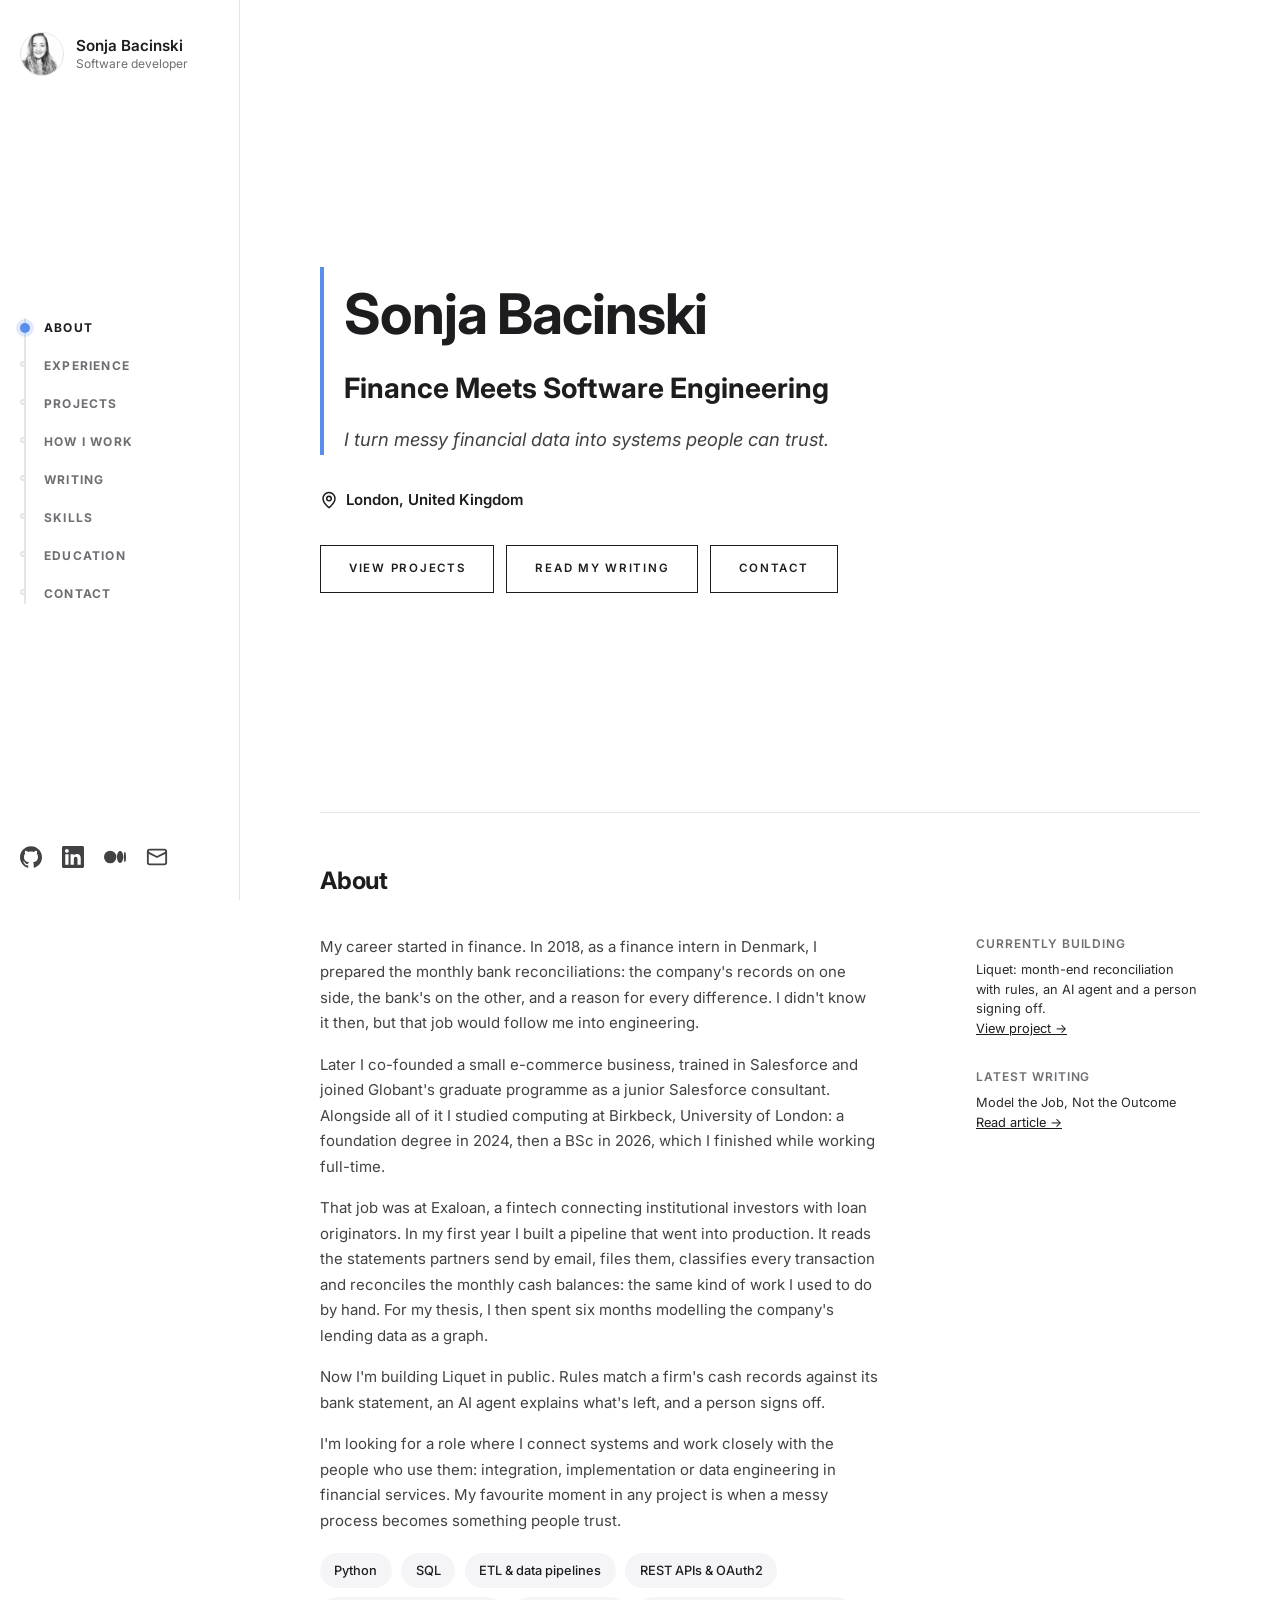
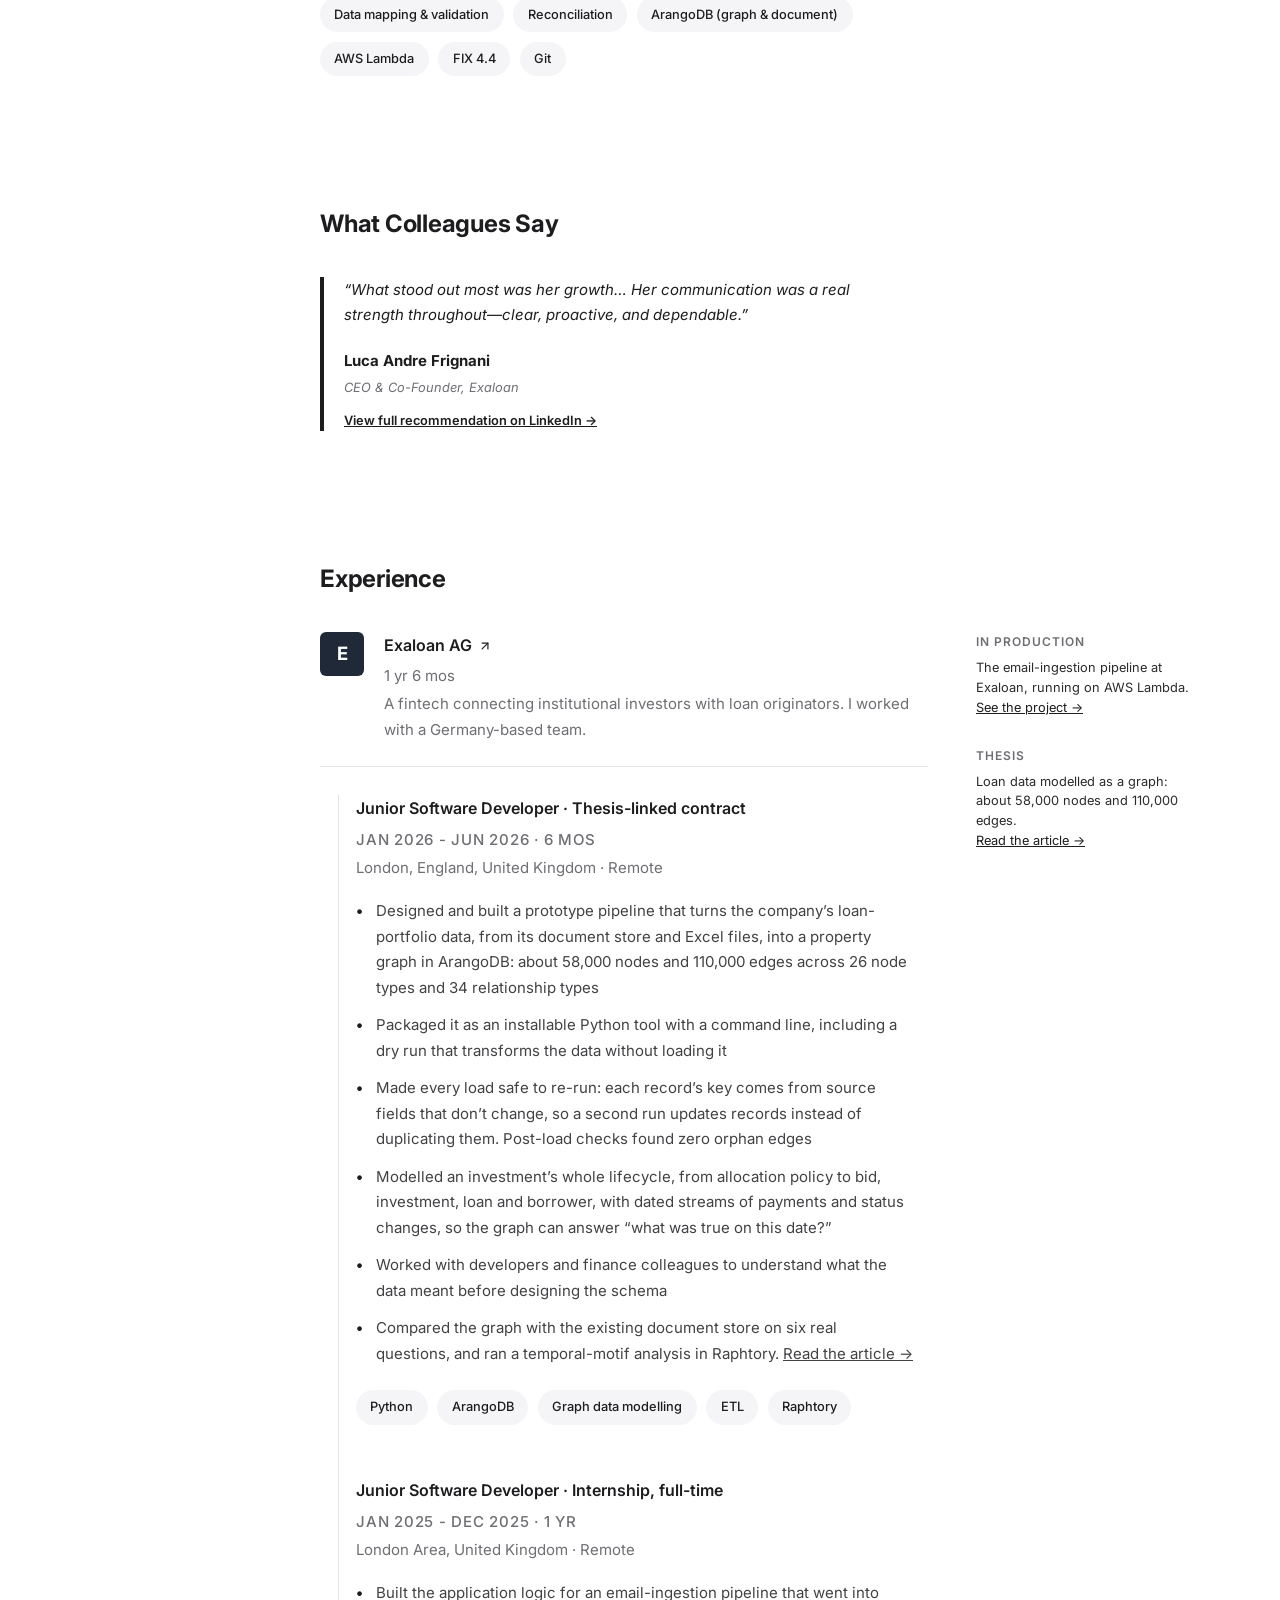
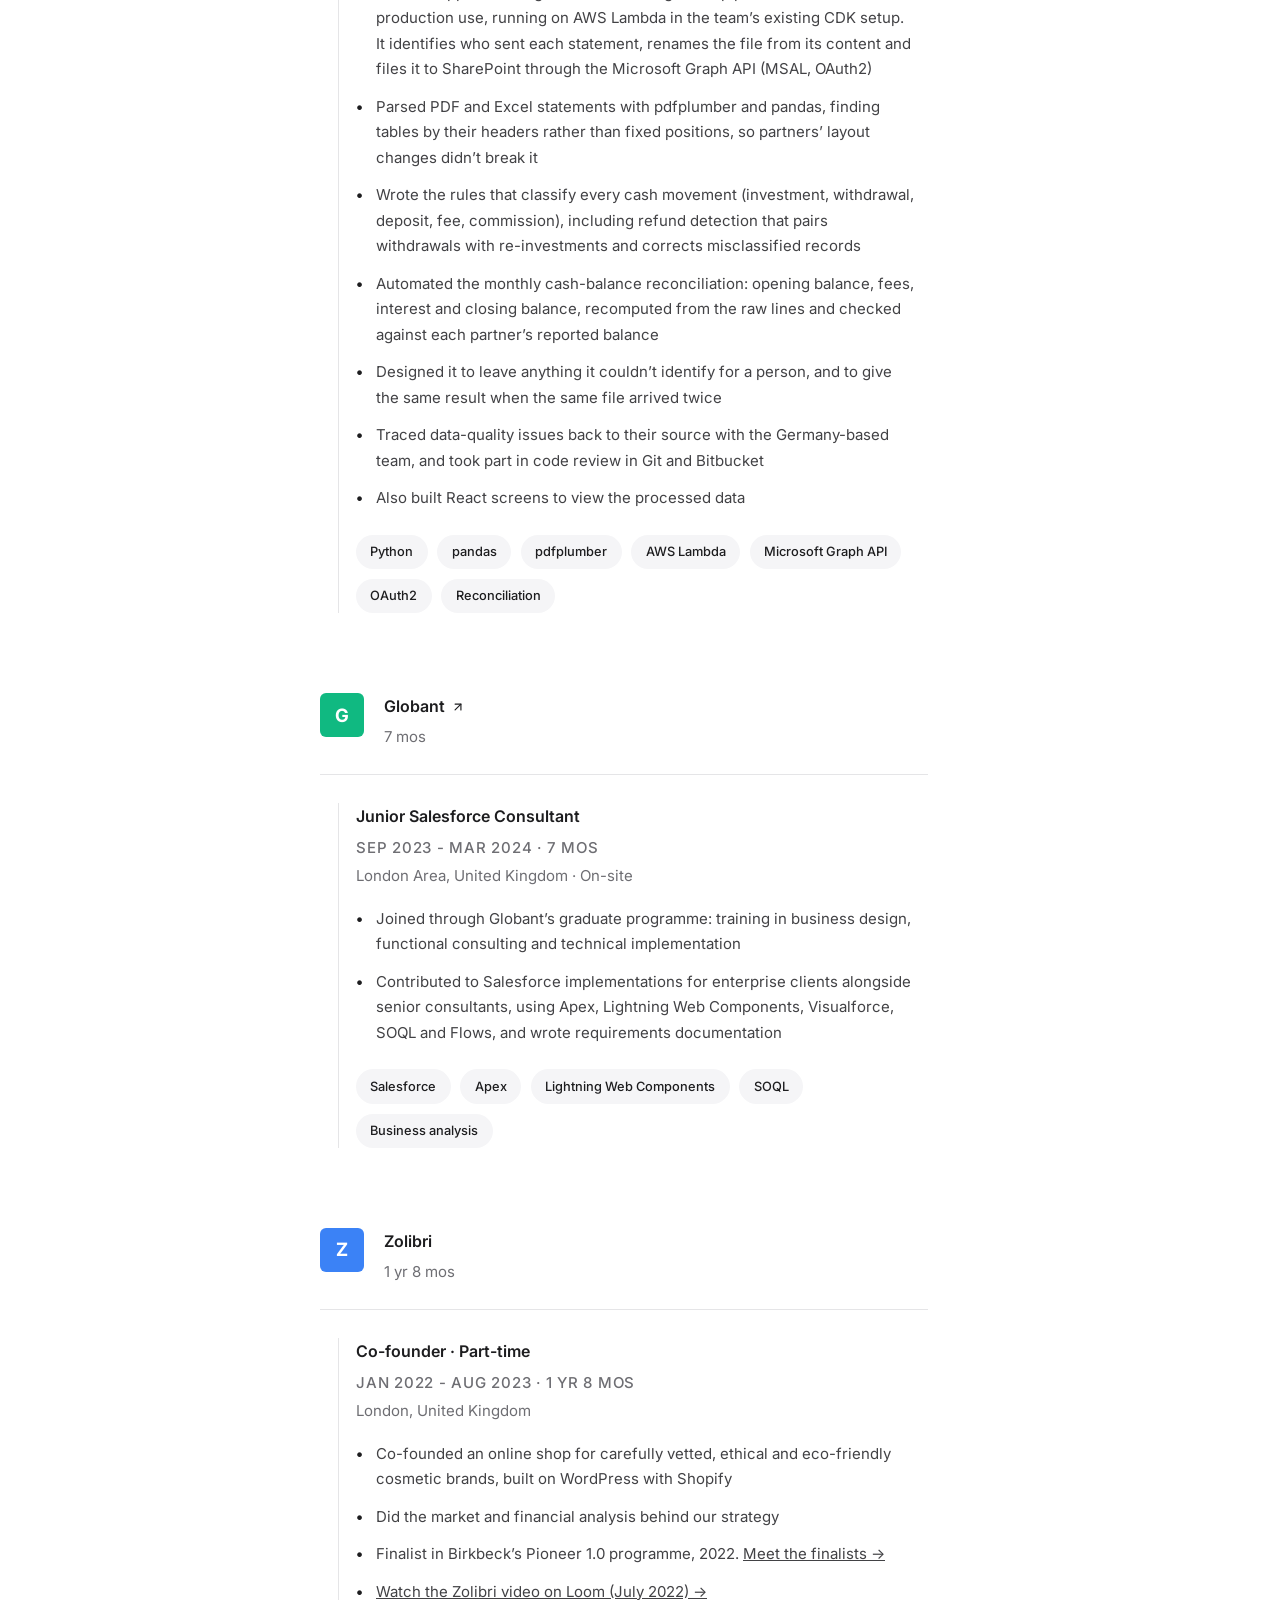
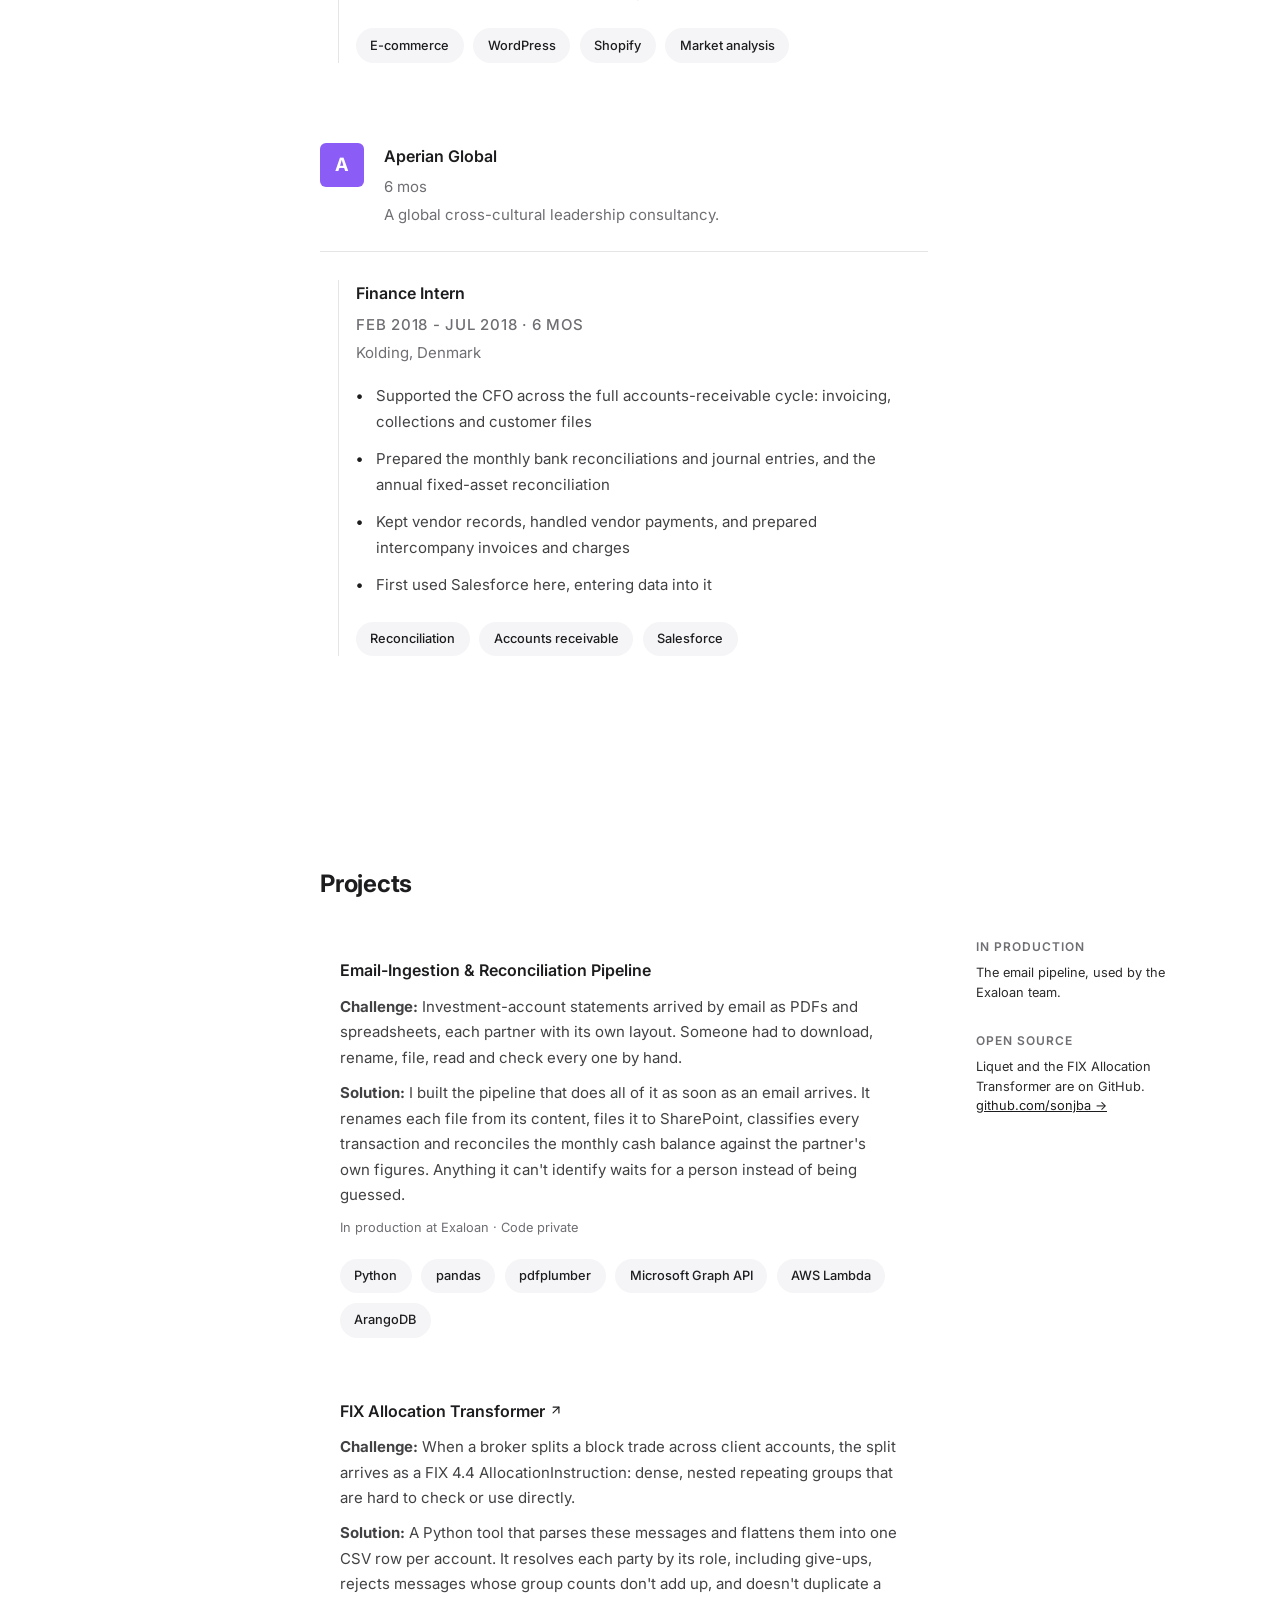
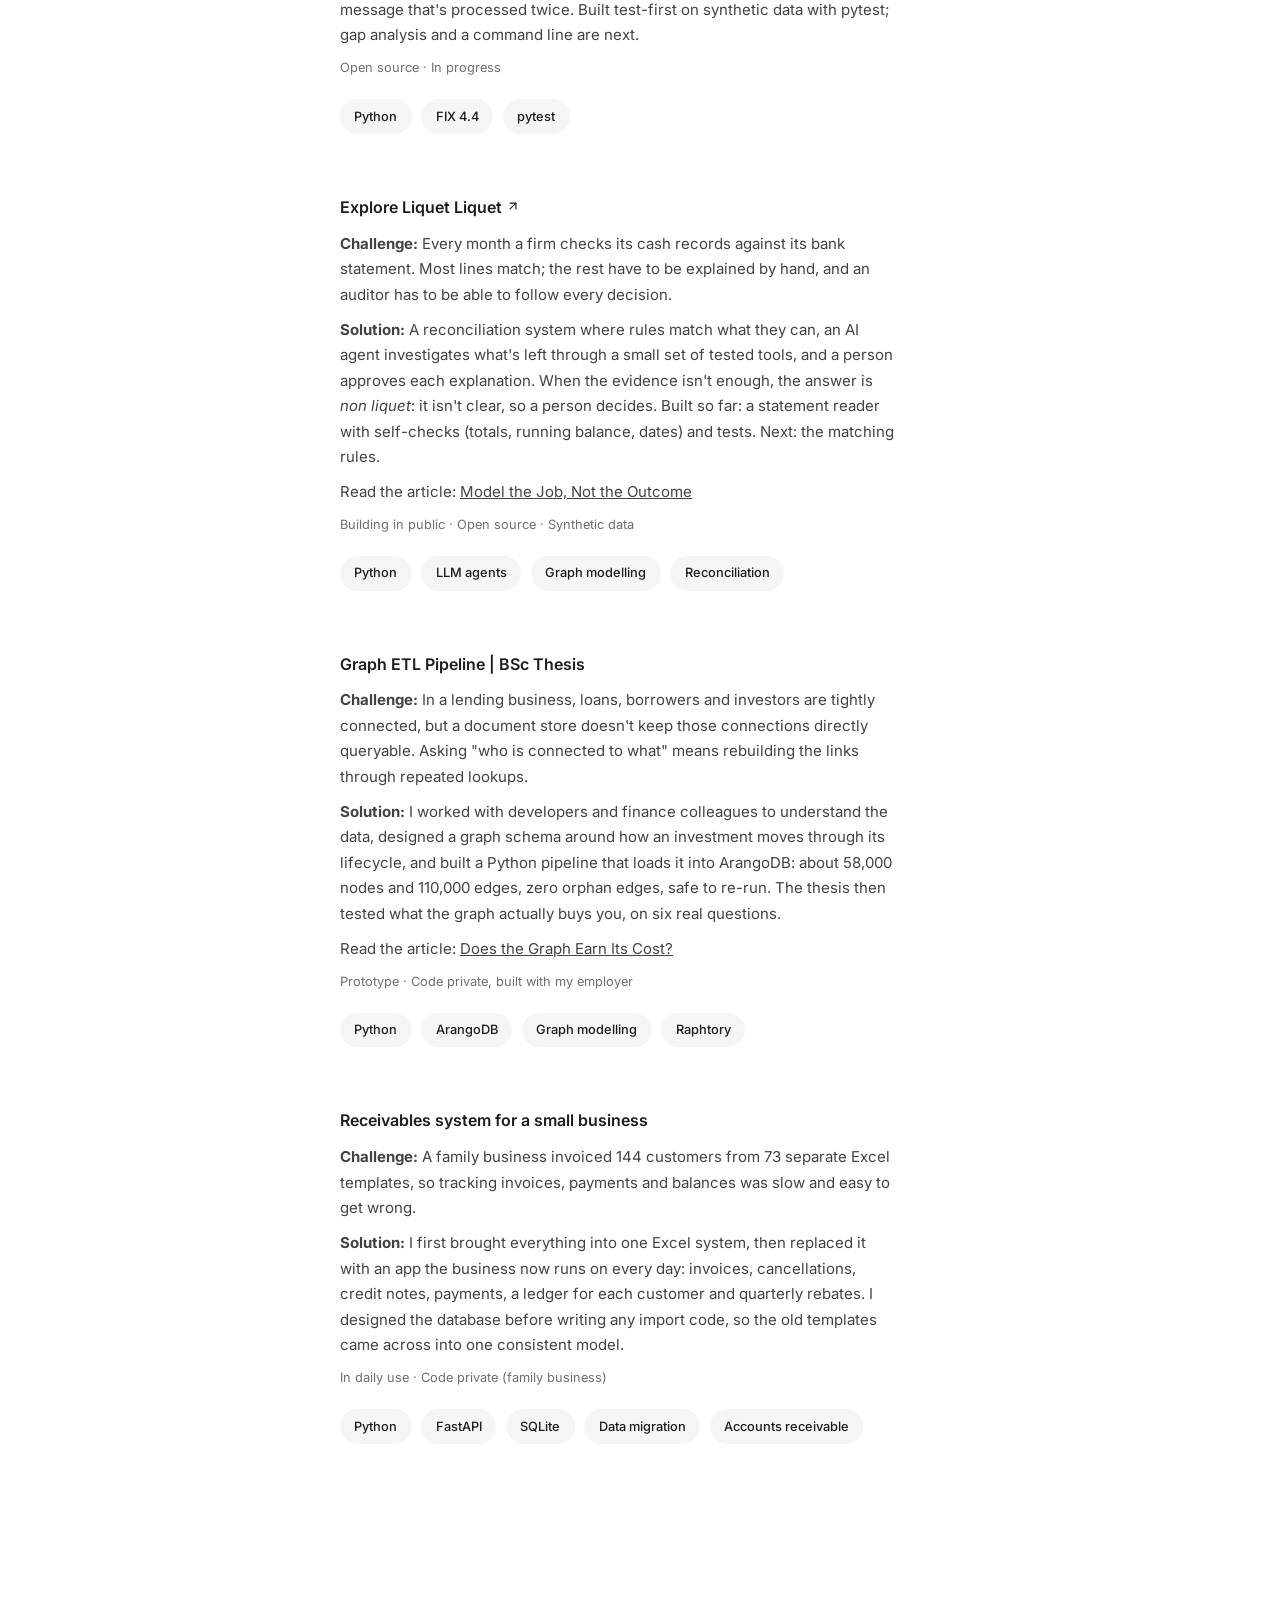
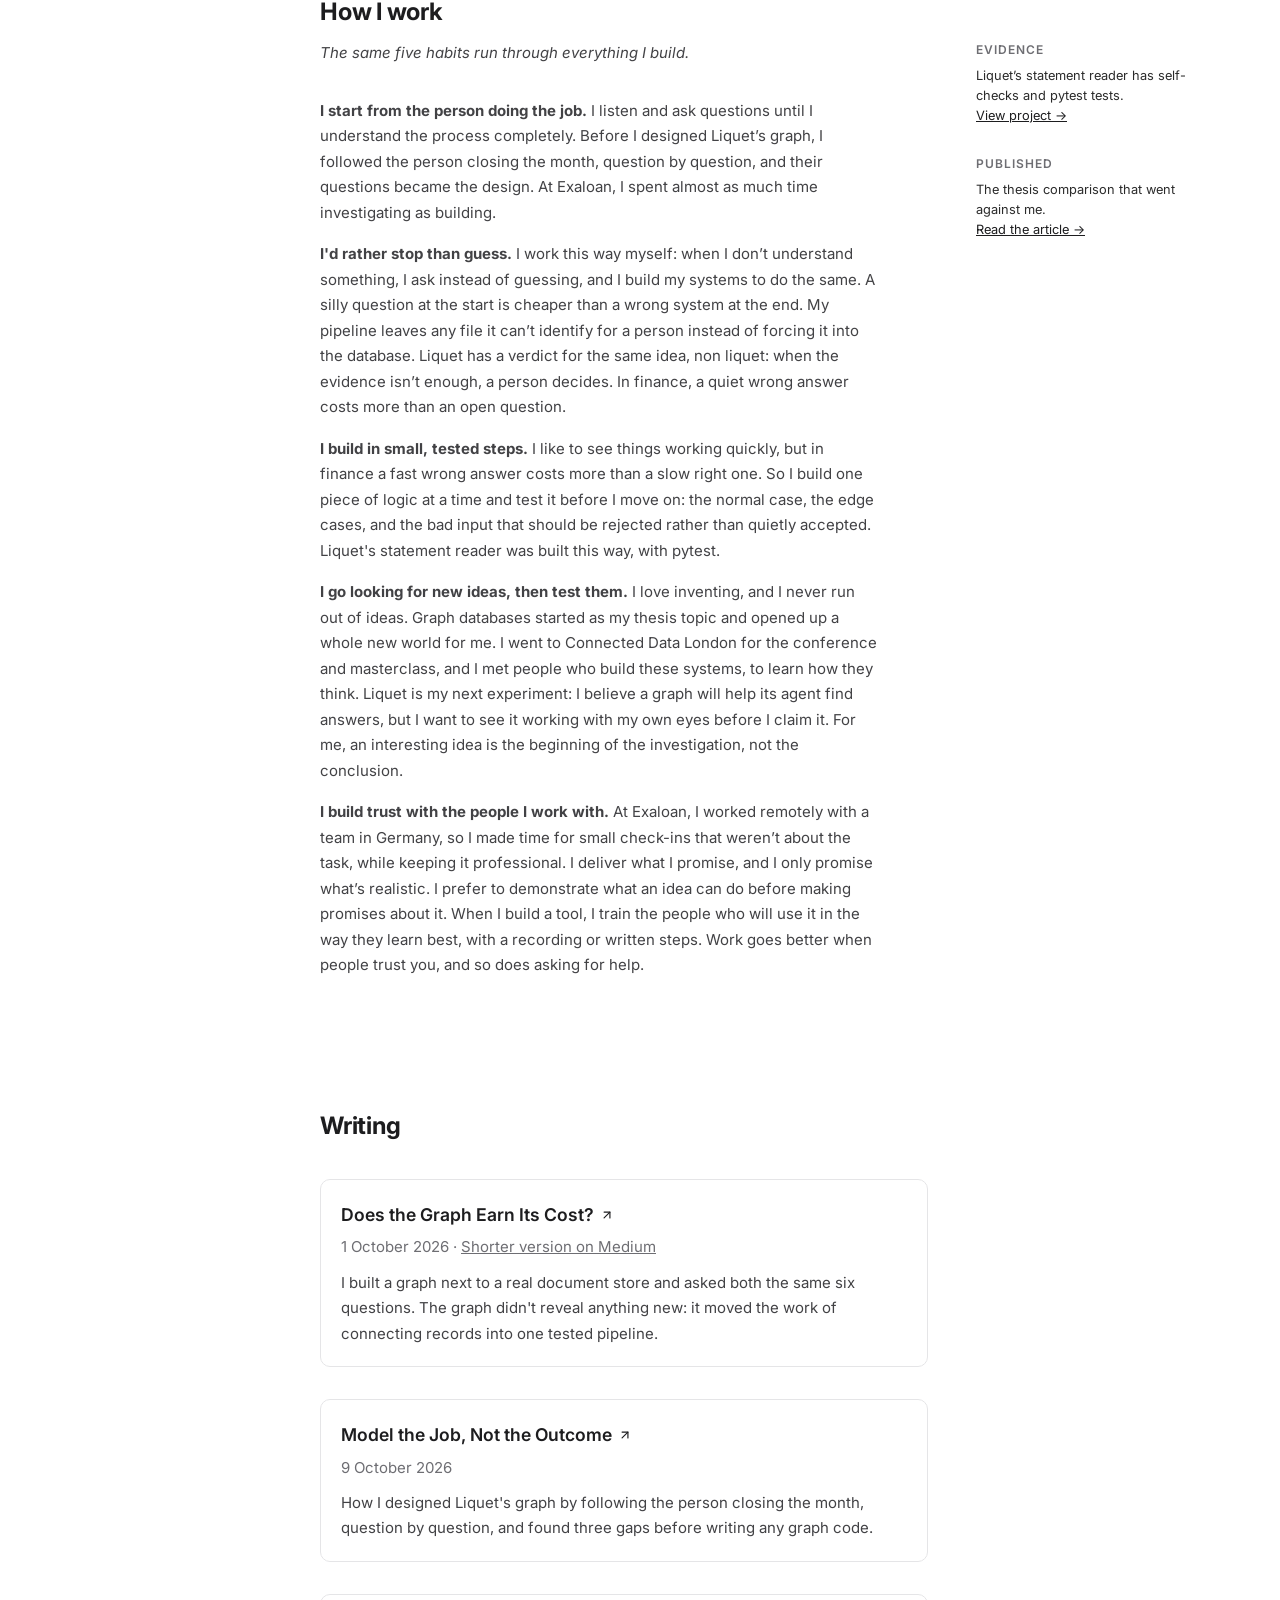
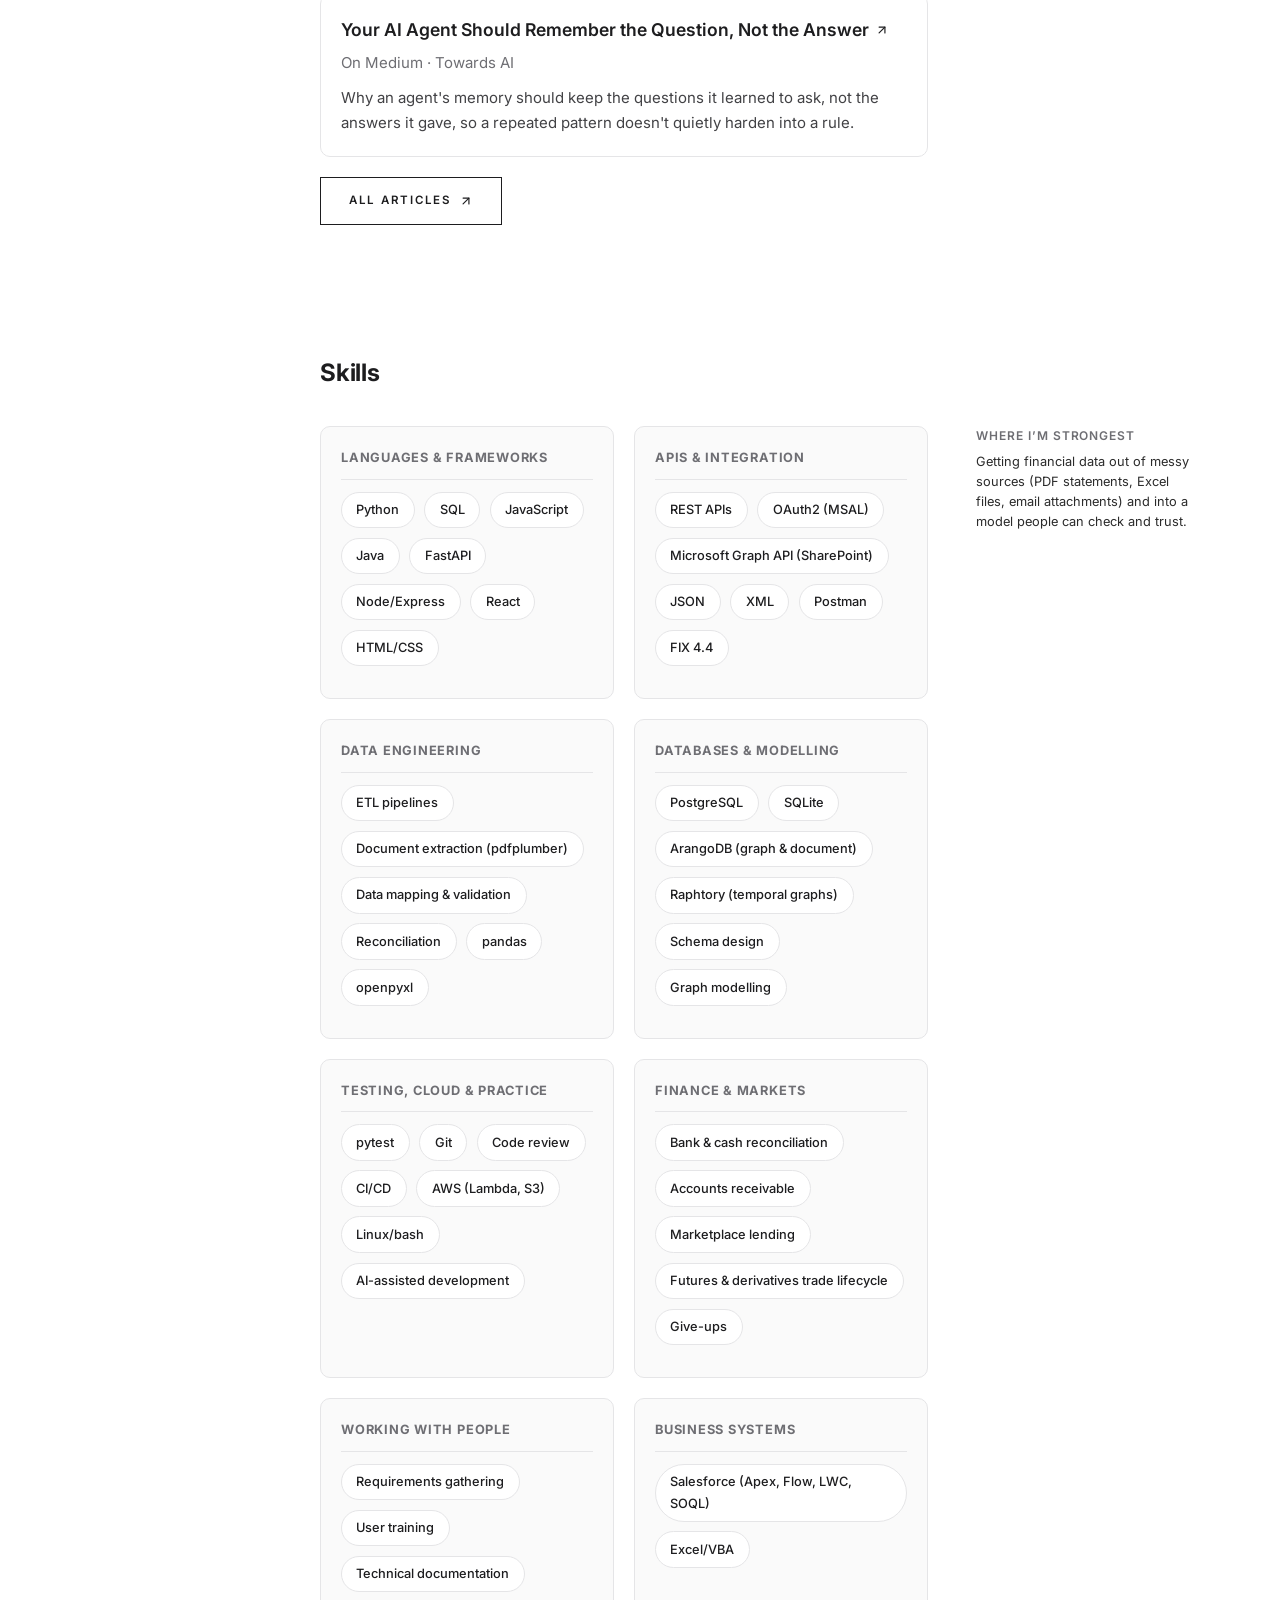
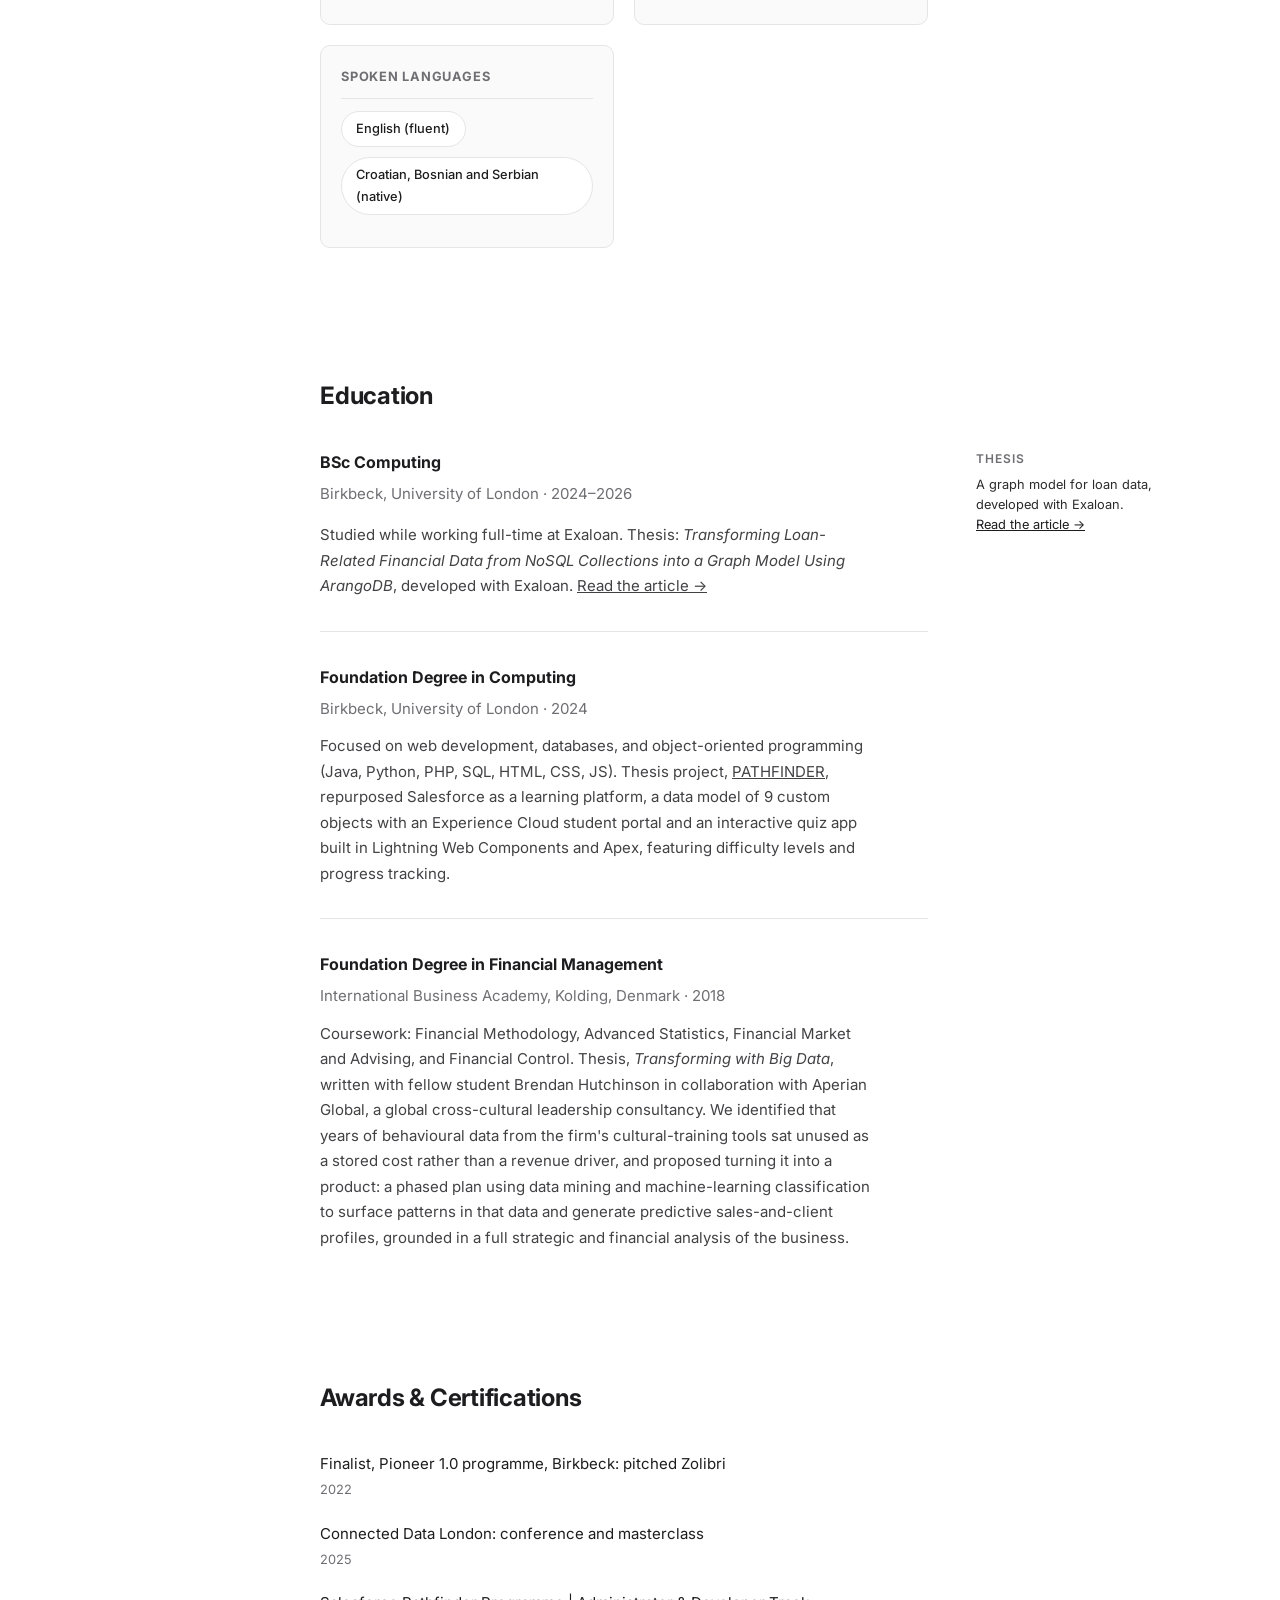
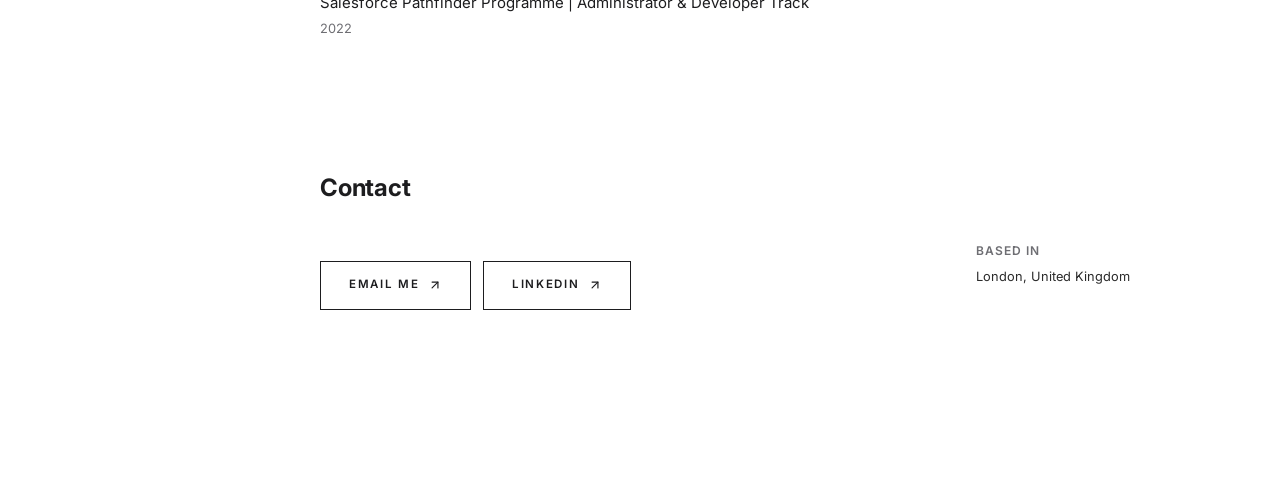
<file: index.html>
<!DOCTYPE html>
<html lang="en">
<head>
  <meta charset="UTF-8">
  <meta name="viewport" content="width=device-width, initial-scale=1.0">
  <link rel="canonical" href="https://sonjabacinski.com/">
  <meta name="description" content="Software developer with a finance background: Python pipelines, integrations and reconciliation for financial data. Currently building Liquet.">
 
  <meta property="og:title" content="Sonja Bacinski - Finance Meets Software Engineering">
  <meta property="og:description" content="Software developer with a finance background: Python pipelines, integrations and reconciliation for financial data. Currently building Liquet.">
  <meta property="og:type" content="website">
  <meta property="og:url" content="https://sonjabacinski.com/">
  <meta property="og:image" content="https://sonjabacinski.com/images/sonja.jpg">
  
  <meta name="twitter:card" content="summary_large_image">
  <meta name="twitter:title" content="Sonja Bacinski - Finance Meets Software Engineering">
  <meta name="twitter:description" content="Software developer with a finance background: Python pipelines, integrations and reconciliation for financial data. Currently building Liquet.">
  <meta name="twitter:image" content="https://sonjabacinski.com/images/sonja.jpg">
  
  <title>Sonja Bacinski - Software Developer | Python &amp; Financial Data</title>
  <link rel="icon" type="image/svg+xml" href="images/sb-logo.png">
  <link rel="preconnect" href="https://fonts.googleapis.com">
  <link rel="preconnect" href="https://fonts.gstatic.com" crossorigin>
  <link href="https://fonts.googleapis.com/css2?family=Inter:wght@400;500;600;700&display=swap" rel="stylesheet">
  <link rel="stylesheet" href="css/style.css">
</head>
<body id="top" class="home">
  <header class="top-header">
    <div class="header-container">
      <div class="identity">
        <a href="#top" aria-label="Sonja Bacinski - Home">
          <img src="images/sonja.jpg" alt="Sonja Bacinski" class="avatar" width="44" height="44">
          <span class="identity-text"><strong>Sonja Bacinski</strong><span>Software developer</span></span>
        </a>
      </div>

      <button class="nav-toggle" aria-label="Menu" aria-expanded="false" aria-controls="site-nav">
        <span></span>
        <span></span>
        <span></span>
      </button>

      <nav class="top-nav" id="site-nav" aria-label="In-page navigation">
        <ul>
          <li><a href="#about" data-also="testimonials">About</a></li>
          <li><a href="#experience">Experience</a></li>
          <li><a href="#projects">Projects</a></li>
          <li><a href="#how-i-work">How I work</a></li>
          <li><a href="#writing">Writing</a></li>
          <li><a href="#skills">Skills</a></li>
          <li><a href="#education" data-also="certifications">Education</a></li>
          <li><a href="#contact">Contact</a></li>
        </ul>
      </nav>

      <ul class="social-links">
        <li>
          <a href="https://github.com/sonjba" target="_blank" rel="noopener" aria-label="GitHub">
            <svg xmlns="http://www.w3.org/2000/svg" width="24" height="24" viewBox="0 0 24 24" fill="currentColor" aria-hidden="true"><path d="M12 .297c-6.63 0-12 5.373-12 12 0 5.303 3.438 9.8 8.205 11.385.6.113.82-.258.82-.577 0-.285-.01-1.04-.015-2.04-3.338.724-4.042-1.61-4.042-1.61C4.422 18.07 3.633 17.7 3.633 17.7c-1.087-.744.084-.729.084-.729 1.205.084 1.838 1.236 1.838 1.236 1.07 1.835 2.809 1.305 3.495.998.108-.776.417-1.305.76-1.605-2.665-.3-5.466-1.332-5.466-5.93 0-1.31.465-2.38 1.235-3.22-.135-.303-.54-1.523.105-3.176 0 0 1.005-.322 3.3 1.23.96-.267 1.98-.399 3-.405 1.02.006 2.04.138 3 .405 2.28-1.552 3.285-1.23 3.285-1.23.645 1.653.24 2.873.12 3.176.765.84 1.23 1.91 1.23 3.22 0 4.61-2.805 5.625-5.475 5.92.42.36.81 1.096.81 2.22 0 1.606-.015 2.896-.015 3.286 0 .315.21.69.825.57C20.565 22.092 24 17.592 24 12.297c0-6.627-5.373-12-12-12"/></svg>
          </a>
        </li>
        <li>
          <a href="https://www.linkedin.com/in/sonja-bacinski/" target="_blank" rel="noopener" aria-label="LinkedIn">
            <svg xmlns="http://www.w3.org/2000/svg" width="24" height="24" viewBox="0 0 24 24" fill="currentColor" aria-hidden="true"><path d="M20.447 20.452h-3.554v-5.569c0-1.328-.027-3.037-1.852-3.037-1.853 0-2.136 1.445-2.136 2.939v5.667H9.351V9h3.414v1.561h.046c.477-.9 1.637-1.85 3.37-1.85 3.601 0 4.267 2.37 4.267 5.455v6.286zM5.337 7.433c-1.144 0-2.063-.926-2.063-2.065 0-1.138.92-2.063 2.063-2.063 1.14 0 2.064.925 2.064 2.063 0 1.139-.925 2.065-2.064 2.065zm1.782 13.019H3.555V9h3.564v11.452zM22.225 0H1.771C.792 0 0 .774 0 1.729v20.542C0 23.227.792 24 1.771 24h20.451C23.2 24 24 23.227 24 22.271V1.729C24 .774 23.2 0 22.225 0z"/></svg>
          </a>
        </li>
        <li>
          <a href="https://medium.com/@sonja.bacinski" target="_blank" rel="noopener" aria-label="Medium">
            <svg xmlns="http://www.w3.org/2000/svg" width="24" height="24" viewBox="0 0 24 24" fill="currentColor" aria-hidden="true"><path d="M13.54 12a6.8 6.8 0 0 1-6.77 6.82A6.8 6.8 0 0 1 0 12a6.8 6.8 0 0 1 6.77-6.82A6.8 6.8 0 0 1 13.54 12zm7.42 0c0 3.54-1.51 6.42-3.38 6.42-1.87 0-3.39-2.88-3.39-6.42s1.52-6.42 3.39-6.42 3.38 2.88 3.38 6.42M24 12c0 3.17-.53 5.75-1.19 5.75-.66 0-1.19-2.58-1.19-5.75s.53-5.75 1.19-5.75C23.47 6.25 24 8.83 24 12"/></svg>
          </a>
        </li>
        <li>
          <a href="mailto:sonja.bacinski@live.com" aria-label="Email">
            <svg xmlns="http://www.w3.org/2000/svg" width="24" height="24" viewBox="0 0 24 24" fill="none" stroke="currentColor" stroke-width="2" stroke-linecap="round" stroke-linejoin="round" aria-hidden="true"><rect x="2" y="4" width="20" height="16" rx="2"/><path d="m22 7-10 5L2 7"/></svg>
          </a>
        </li>
      </ul>
    </div>
  </header>

  <main class="main-content">

      <!-- Hero section -->
      <section id="hero" aria-label="Introduction" class="hero">
        <div class="hero-accent-bar">
          <h1 class="hero-name">Sonja Bacinski</h1>
          <h2 class="hero-headline">Finance Meets Software Engineering</h2>
          <p class="hero-value-prop">
            I turn messy financial data into systems people can trust.
          </p>
        </div>

        <ul class="hero-meta">
          <li>
            <svg xmlns="http://www.w3.org/2000/svg" width="18" height="18" viewBox="0 0 24 24" fill="none" stroke="currentColor" stroke-width="2" stroke-linecap="round" stroke-linejoin="round" aria-hidden="true"><path d="M20 10c0 4.993-5.539 10.193-7.399 11.799a1 1 0 0 1-1.202 0C9.539 20.193 4 14.993 4 10a8 8 0 0 1 16 0"/><circle cx="12" cy="10" r="3"/></svg>
            London, United Kingdom
          </li>
        </ul>

        <div class="hero-actions">
          <a href="#projects" class="btn btn-secondary"><span>View Projects</span></a>
          <a href="#writing" class="btn btn-secondary"><span>Read my writing</span></a>
          <a href="#contact" class="btn btn-secondary"><span>Contact</span></a>
        </div>
      </section>
      <!-- About -->
      <section id="about" aria-label="About me">
        <h2 class="section-heading">About</h2>
        <p class="m-only m-about">
          I started in finance and moved into software engineering, combining financial knowledge
          with data pipelines, integrations and systems design.
        </p>
        <div class="split d-only">
          <div class="split-main">
          <p>
            My career started in finance. In 2018, as a finance intern in Denmark, I prepared the
            monthly bank reconciliations: the company's records on one side, the bank's on the
            other, and a reason for every difference. I didn't know it then, but that job would
            follow me into engineering.
          </p>
          <p>
            Later I co-founded a small e-commerce business, trained in Salesforce and joined
            Globant's graduate programme as a junior Salesforce consultant. Alongside all of it I
            studied computing at Birkbeck, University of London: a foundation degree in 2024, then
            a BSc in 2026, which I finished while working full-time.
          </p>
          <p>
            That job was at Exaloan, a fintech connecting institutional investors with loan
            originators. In my first year I built a pipeline that went into production. It reads
            the statements partners send by email, files them, classifies every transaction and
            reconciles the monthly cash balances: the same kind of work I used to do by hand. For
            my thesis, I then spent six months modelling the company's lending data as a graph.
          </p>
          <p>
            Now I'm building Liquet in public. Rules match a firm's cash records against its bank
            statement, an AI agent explains what's left, and a person signs off.
          </p>
          <p>
            I'm looking for a role where I connect systems and work closely with the people who
            use them: integration, implementation or data engineering in financial services. My
            favourite moment in any project is when a messy process becomes something people trust.
          </p>
          <ul class="skills">
            <li>Python</li>
            <li>SQL</li>
            <li>ETL &amp; data pipelines</li>
            <li>REST APIs &amp; OAuth2</li>
            <li>Data mapping &amp; validation</li>
            <li>Reconciliation</li>
            <li>ArangoDB (graph &amp; document)</li>
            <li>AWS Lambda</li>
            <li>FIX 4.4</li>
            <li>Git</li>
          </ul>
          </div>
        <aside class="split-aside" aria-label="Currently building and latest writing">
          <h3>Currently building</h3>
          <p>Liquet: month-end reconciliation with rules, an AI agent and a person signing off.<br>
            <a href="https://github.com/sonjba/Liquet" target="_blank" rel="noopener">View project &rarr;</a></p>
          <h3>Latest writing</h3>
          <p>Model the Job, Not the Outcome<br>
            <a href="articles/model-the-job-not-the-outcome.html">Read article &rarr;</a></p>
        </aside>
        </div>
      </section>

      <!-- What Colleagues Say -->
      <section id="testimonials" class="d-only" aria-label="What colleagues say">
        <h2 class="section-heading">What Colleagues Say</h2>
        <div class="split">
          <div class="split-main">
            <blockquote class="testimonial">
              <p class="testimonial-quote">
                &ldquo;What stood out most was her growth&hellip; Her communication was a real
                strength throughout&mdash;clear, proactive, and dependable.&rdquo;
              </p>
              <footer class="testimonial-attribution">
                <span class="testimonial-name">Luca Andre Frignani</span>
                <span class="testimonial-role">CEO &amp; Co-Founder, Exaloan</span>
                <a href="https://www.linkedin.com/in/sonja-bacinski/" target="_blank" rel="noopener" class="testimonial-link">
                  View full recommendation on LinkedIn &rarr;
                </a>
              </footer>
            </blockquote>
          </div>
        </div>
      </section>

      <!-- Experience -->
      <section id="experience" aria-label="Work experience">
        <h2 class="section-heading">Experience</h2>
        <ul class="m-only m-timeline">
          <li>
            <details class="m-job" open>
              <summary>
                <span class="m-job-head">
                  <span class="m-job-title"><strong>Exaloan AG</strong> &mdash; Junior Software Developer</span>
                  <span class="m-job-meta"><svg xmlns="http://www.w3.org/2000/svg" viewBox="0 0 24 24" fill="none" stroke="currentColor" stroke-width="2" stroke-linecap="round" stroke-linejoin="round" aria-hidden="true"><rect x="3" y="4" width="18" height="18" rx="2"/><path d="M16 2v4M8 2v4M3 10h18"/></svg>Jan 2025 &ndash; Jun 2026 &middot; 1 yr 6 mos</span>
                  <span class="m-job-meta"><svg xmlns="http://www.w3.org/2000/svg" viewBox="0 0 24 24" fill="none" stroke="currentColor" stroke-width="2" stroke-linecap="round" stroke-linejoin="round" aria-hidden="true"><path d="M20 10c0 4.993-5.539 10.193-7.399 11.799a1 1 0 0 1-1.202 0C9.539 20.193 4 14.993 4 10a8 8 0 0 1 16 0"/><circle cx="12" cy="10" r="3"/></svg>London, United Kingdom &middot; Remote</span>
                </span>
              </summary>
              <p>Built a pipeline that reads partner statements, classifies transactions and reconciles cash balances. Later modelled the company&rsquo;s lending data as a graph.</p>
              <ul class="tags"><li>Python</li><li>ArangoDB</li><li>ETL</li><li>AWS Lambda</li></ul>
            </details>
          </li>
          <li>
            <details class="m-job">
              <summary>
                <span class="m-job-head">
                  <span class="m-job-title"><strong>Globant</strong> &mdash; Junior Salesforce Consultant</span>
                  <span class="m-job-meta"><svg xmlns="http://www.w3.org/2000/svg" viewBox="0 0 24 24" fill="none" stroke="currentColor" stroke-width="2" stroke-linecap="round" stroke-linejoin="round" aria-hidden="true"><rect x="3" y="4" width="18" height="18" rx="2"/><path d="M16 2v4M8 2v4M3 10h18"/></svg>Sep 2023 &ndash; Mar 2024 &middot; 7 mos</span>
                  <span class="m-job-meta"><svg xmlns="http://www.w3.org/2000/svg" viewBox="0 0 24 24" fill="none" stroke="currentColor" stroke-width="2" stroke-linecap="round" stroke-linejoin="round" aria-hidden="true"><path d="M20 10c0 4.993-5.539 10.193-7.399 11.799a1 1 0 0 1-1.202 0C9.539 20.193 4 14.993 4 10a8 8 0 0 1 16 0"/><circle cx="12" cy="10" r="3"/></svg>London, United Kingdom &middot; On-site</span>
                </span>
              </summary>
              <p>Graduate programme and Salesforce implementations for enterprise clients, alongside senior consultants.</p>
              <ul class="tags"><li>Salesforce</li><li>Apex</li><li>Lightning Web Components</li><li>SOQL</li></ul>
            </details>
          </li>
          <li>
            <details class="m-job">
              <summary>
                <span class="m-job-head">
                  <span class="m-job-title"><strong>Zolibri</strong> &mdash; Co-founder</span>
                  <span class="m-job-meta"><svg xmlns="http://www.w3.org/2000/svg" viewBox="0 0 24 24" fill="none" stroke="currentColor" stroke-width="2" stroke-linecap="round" stroke-linejoin="round" aria-hidden="true"><rect x="3" y="4" width="18" height="18" rx="2"/><path d="M16 2v4M8 2v4M3 10h18"/></svg>Jan 2022 &ndash; Aug 2023 &middot; 1 yr 8 mos</span>
                  <span class="m-job-meta"><svg xmlns="http://www.w3.org/2000/svg" viewBox="0 0 24 24" fill="none" stroke="currentColor" stroke-width="2" stroke-linecap="round" stroke-linejoin="round" aria-hidden="true"><path d="M20 10c0 4.993-5.539 10.193-7.399 11.799a1 1 0 0 1-1.202 0C9.539 20.193 4 14.993 4 10a8 8 0 0 1 16 0"/><circle cx="12" cy="10" r="3"/></svg>London, United Kingdom &middot; Part-time</span>
                </span>
              </summary>
              <p>Co-founded an online shop for ethical and eco-friendly cosmetics, and did the market and financial analysis behind our strategy.</p>
              <ul class="tags"><li>E-commerce</li><li>WordPress</li><li>Shopify</li><li>Market analysis</li></ul>
            </details>
          </li>
          <li>
            <details class="m-job">
              <summary>
                <span class="m-job-head">
                  <span class="m-job-title"><strong>Aperian Global</strong> &mdash; Finance Intern</span>
                  <span class="m-job-meta"><svg xmlns="http://www.w3.org/2000/svg" viewBox="0 0 24 24" fill="none" stroke="currentColor" stroke-width="2" stroke-linecap="round" stroke-linejoin="round" aria-hidden="true"><rect x="3" y="4" width="18" height="18" rx="2"/><path d="M16 2v4M8 2v4M3 10h18"/></svg>Feb 2018 &ndash; Jul 2018 &middot; 6 mos</span>
                  <span class="m-job-meta"><svg xmlns="http://www.w3.org/2000/svg" viewBox="0 0 24 24" fill="none" stroke="currentColor" stroke-width="2" stroke-linecap="round" stroke-linejoin="round" aria-hidden="true"><path d="M20 10c0 4.993-5.539 10.193-7.399 11.799a1 1 0 0 1-1.202 0C9.539 20.193 4 14.993 4 10a8 8 0 0 1 16 0"/><circle cx="12" cy="10" r="3"/></svg>Kolding, Denmark</span>
                </span>
              </summary>
              <p>Supported the CFO with receivables, monthly bank reconciliations and vendor payments.</p>
              <ul class="tags"><li>Reconciliation</li><li>Accounts receivable</li><li>Salesforce</li></ul>
            </details>
          </li>
        </ul>
        <div class="split d-only">
          <div class="split-main">

            <div class="company-group">
              <div class="company-header">
                <div class="company-logo">E</div>
                <div class="company-header-info">
                  <h3>
                    <a href="https://www.exaloan.com/" target="_blank" rel="noopener">
                      Exaloan AG
                      <svg xmlns="http://www.w3.org/2000/svg" width="14" height="14" viewBox="0 0 24 24" fill="none" stroke="currentColor" stroke-width="2" stroke-linecap="round" stroke-linejoin="round" class="arrow" aria-hidden="true"><path d="M7 17 17 7"/><path d="M7 7h10v10"/></svg>
                    </a>
                  </h3>
                  <p class="company-duration">1 yr 6 mos</p>
                  <p class="role-location">A fintech connecting institutional investors with loan originators. I worked with a Germany-based team.</p>
                </div>
                <div class="company-timeline-dot"></div>
              </div>

              <div class="company-roles">
                <div class="role-item">
                  <div class="role-timeline-dot"></div>
                  <div class="role-content">
                    <div class="role-header">
                      <div>
                        <h4>Junior Software Developer · Thesis-linked contract</h4>
                        <p class="role-date">Jan 2026 - Jun 2026 · 6 mos</p>
                        <p class="role-location">London, England, United Kingdom · Remote</p>
                      </div>
                    </div>
                <p class="role-summary">Prototype that turns loan data into a graph in ArangoDB: about 58,000 nodes and 110,000 edges.</p>
                <button type="button" class="more-toggle" aria-expanded="false">Details</button>
                <div class="role-more">
                <ul class="role-bullets">
                      <li>Designed and built a prototype pipeline that turns the company&rsquo;s loan-portfolio data, from its document store and Excel files, into a property graph in ArangoDB: about 58,000 nodes and 110,000 edges across 26 node types and 34 relationship types</li>
                      <li>Packaged it as an installable Python tool with a command line, including a dry run that transforms the data without loading it</li>
                      <li>Made every load safe to re-run: each record&rsquo;s key comes from source fields that don&rsquo;t change, so a second run updates records instead of duplicating them. Post-load checks found zero orphan edges</li>
                      <li>Modelled an investment&rsquo;s whole lifecycle, from allocation policy to bid, investment, loan and borrower, with dated streams of payments and status changes, so the graph can answer &ldquo;what was true on this date?&rdquo;</li>
                      <li>Worked with developers and finance colleagues to understand what the data meant before designing the schema</li>
                      <li>Compared the graph with the existing document store on six real questions, and ran a temporal-motif analysis in Raphtory. <a href="articles/does-the-graph-earn-its-cost.html">Read the article &rarr;</a></li>
                    </ul>
                </div>
                    <ul class="tags">
                      <li>Python</li>
                      <li>ArangoDB</li>
                      <li>Graph data modelling</li>
                      <li>ETL</li>
                      <li>Raphtory</li>
                    </ul>
                  </div>
                </div>

                <div class="role-item">
                  <div class="role-timeline-dot"></div>
                  <div class="role-content">
                    <div class="role-header">
                      <div>
                        <h4>Junior Software Developer · Internship, full-time</h4>
                        <p class="role-date">Jan 2025 - Dec 2025 · 1 yr</p>
                        <p class="role-location">London Area, United Kingdom · Remote</p>
                      </div>
                    </div>
                <p class="role-summary">Email-ingestion pipeline in production: files statements, classifies transactions and reconciles cash balances.</p>
                <button type="button" class="more-toggle" aria-expanded="false">Details</button>
                <div class="role-more">
                <ul class="role-bullets">
                      <li>Built the application logic for an email-ingestion pipeline that went into production use, running on AWS Lambda in the team&rsquo;s existing CDK setup. It identifies who sent each statement, renames the file from its content and files it to SharePoint through the Microsoft Graph API (MSAL, OAuth2)</li>
                      <li>Parsed PDF and Excel statements with pdfplumber and pandas, finding tables by their headers rather than fixed positions, so partners&rsquo; layout changes didn&rsquo;t break it</li>
                      <li>Wrote the rules that classify every cash movement (investment, withdrawal, deposit, fee, commission), including refund detection that pairs withdrawals with re-investments and corrects misclassified records</li>
                      <li>Automated the monthly cash-balance reconciliation: opening balance, fees, interest and closing balance, recomputed from the raw lines and checked against each partner&rsquo;s reported balance</li>
                      <li>Designed it to leave anything it couldn&rsquo;t identify for a person, and to give the same result when the same file arrived twice</li>
                      <li>Traced data-quality issues back to their source with the Germany-based team, and took part in code review in Git and Bitbucket</li>
                      <li>Also built React screens to view the processed data</li>
                    </ul>
                </div>
                    <ul class="tags">
                      <li>Python</li>
                      <li>pandas</li>
                      <li>pdfplumber</li>
                      <li>AWS Lambda</li>
                      <li>Microsoft Graph API</li>
                      <li>OAuth2</li>
                      <li>Reconciliation</li>
                    </ul>
                  </div>
                </div>
              </div>
            </div>

            <div class="company-group">
              <div class="company-header">
                <div class="company-logo company-logo-green">G</div>
                <div class="company-header-info">
                  <h3>
                    <a href="https://www.globant.com/" target="_blank" rel="noopener">
                      Globant
                      <svg xmlns="http://www.w3.org/2000/svg" width="14" height="14" viewBox="0 0 24 24" fill="none" stroke="currentColor" stroke-width="2" stroke-linecap="round" stroke-linejoin="round" class="arrow" aria-hidden="true"><path d="M7 17 17 7"/><path d="M7 7h10v10"/></svg>
                    </a>
                  </h3>
                  <p class="company-duration">7 mos</p>
                </div>
                <div class="company-timeline-dot"></div>
              </div>

              <div class="company-roles">
                <div class="role-item">
                  <div class="role-timeline-dot"></div>
                  <div class="role-content">
                    <div class="role-header">
                      <div>
                        <h4>Junior Salesforce Consultant</h4>
                        <p class="role-date">Sep 2023 - Mar 2024 · 7 mos</p>
                        <p class="role-location">London Area, United Kingdom · On-site</p>
                      </div>
                    </div>
                <p class="role-summary">Graduate programme and Salesforce implementations for enterprise clients.</p>
                <button type="button" class="more-toggle" aria-expanded="false">Details</button>
                <div class="role-more">
                <ul class="role-bullets">
                      <li>Joined through Globant&rsquo;s graduate programme: training in business design, functional consulting and technical implementation</li>
                      <li>Contributed to Salesforce implementations for enterprise clients alongside senior consultants, using Apex, Lightning Web Components, Visualforce, SOQL and Flows, and wrote requirements documentation</li>
                    </ul>
                </div>
                    <ul class="tags">
                      <li>Salesforce</li>
                      <li>Apex</li>
                      <li>Lightning Web Components</li>
                      <li>SOQL</li>
                      <li>Business analysis</li>
                    </ul>
                  </div>
                </div>
              </div>
            </div>

            <div class="company-group">
              <div class="company-header">
                <div class="company-logo company-logo-blue">Z</div>
                <div class="company-header-info">
                  <h3>
                    Zolibri
                  </h3>
                  <p class="company-duration">1 yr 8 mos</p>
                </div>
                <div class="company-timeline-dot"></div>
              </div>

              <div class="company-roles">
                <div class="role-item">
                  <div class="role-timeline-dot"></div>
                  <div class="role-content">
                    <div class="role-header">
                      <div>
                        <h4>Co-founder · Part-time</h4>
                        <p class="role-date">Jan 2022 - Aug 2023 · 1 yr 8 mos</p>
                        <p class="role-location">London, United Kingdom</p>
                      </div>
                    </div>
                <p class="role-summary">Co-founded an online shop for ethical and eco-friendly cosmetics.</p>
                <button type="button" class="more-toggle" aria-expanded="false">Details</button>
                <div class="role-more">
                <ul class="role-bullets">
                      <li>Co-founded an online shop for carefully vetted, ethical and eco-friendly cosmetic brands, built on WordPress with Shopify</li>
                      <li>Did the market and financial analysis behind our strategy</li>
                      <li>Finalist in Birkbeck&rsquo;s Pioneer 1.0 programme, 2022. <a href="https://perspectives.blogs.bbk.ac.uk/2022/05/17/meet-the-finalists-pioneer-1-0-programme-2022/" target="_blank" rel="noopener">Meet the finalists &rarr;</a></li>
                      <li><a href="https://www.loom.com/share/b2bf8cbfeb1d4102bb80875776e701ab" target="_blank" rel="noopener">Watch the Zolibri video on Loom (July 2022) &rarr;</a></li>
                    </ul>
                </div>
                    <ul class="tags">
                      <li>E-commerce</li>
                      <li>WordPress</li>
                      <li>Shopify</li>
                      <li>Market analysis</li>
                    </ul>
                  </div>
                </div>
              </div>
            </div>

            <div class="company-group">
              <div class="company-header">
                <div class="company-logo company-logo-purple">A</div>
                <div class="company-header-info">
                  <h3>
                    Aperian Global
                  </h3>
                  <p class="company-duration">6 mos</p>
                  <p class="role-location">A global cross-cultural leadership consultancy.</p>
                </div>
                <div class="company-timeline-dot"></div>
              </div>

              <div class="company-roles">
                <div class="role-item">
                  <div class="role-timeline-dot"></div>
                  <div class="role-content">
                    <div class="role-header">
                      <div>
                        <h4>Finance Intern</h4>
                        <p class="role-date">Feb 2018 - Jul 2018 · 6 mos</p>
                        <p class="role-location">Kolding, Denmark</p>
                      </div>
                    </div>
                <p class="role-summary">Finance intern: receivables, bank reconciliations and vendor payments.</p>
                <button type="button" class="more-toggle" aria-expanded="false">Details</button>
                <div class="role-more">
                <ul class="role-bullets">
                      <li>Supported the CFO across the full accounts-receivable cycle: invoicing, collections and customer files</li>
                      <li>Prepared the monthly bank reconciliations and journal entries, and the annual fixed-asset reconciliation</li>
                      <li>Kept vendor records, handled vendor payments, and prepared intercompany invoices and charges</li>
                      <li>First used Salesforce here, entering data into it</li>
                    </ul>
                </div>
                    <ul class="tags">
                      <li>Reconciliation</li>
                      <li>Accounts receivable</li>
                      <li>Salesforce</li>
                    </ul>
                  </div>
                </div>
              </div>
            </div>
          </div>
          <aside class="split-aside" aria-label="Highlights">
            <h3>In production</h3>
            <p>The email-ingestion pipeline at Exaloan, running on AWS Lambda.<br>
              <a href="#projects">See the project &rarr;</a></p>
            <h3>Thesis</h3>
            <p>Loan data modelled as a graph: about 58,000 nodes and 110,000 edges.<br>
              <a href="articles/does-the-graph-earn-its-cost.html">Read the article &rarr;</a></p>
          </aside>
        </div>
      </section>

      <!-- Projects -->
      <section id="projects" aria-label="Projects">
        <h2 class="section-heading"><span class="d-only">Projects</span><span class="m-only">Selected Work</span></h2>
        <ul class="m-only m-cards">
          <li>
            <details class="m-job">
              <summary>
                <span class="m-job-head">
                  <span class="m-job-title"><strong>Liquet</strong> &mdash; AI-assisted bank reconciliation</span>
                  <span class="m-job-meta"><svg xmlns="http://www.w3.org/2000/svg" viewBox="0 0 24 24" fill="none" stroke="currentColor" stroke-width="2" stroke-linecap="round" stroke-linejoin="round" aria-hidden="true"><circle cx="12" cy="12" r="9"/><circle cx="12" cy="12" r="1"/></svg>Building in public &middot; Synthetic data</span>
                  <span class="m-job-meta"><svg xmlns="http://www.w3.org/2000/svg" viewBox="0 0 24 24" fill="none" stroke="currentColor" stroke-width="2" stroke-linecap="round" stroke-linejoin="round" aria-hidden="true"><path d="m16 18 6-6-6-6M8 6l-6 6 6 6"/></svg>Open source</span>
                </span>
              </summary>
              <p>Month-end reconciliation: rules match what they can, an AI agent investigates what&rsquo;s left, and a person signs off. Built so far: a statement reader with self-checks and tests.</p>
              <ul class="tags"><li>Python</li><li>LLM agents</li><li>Reconciliation</li></ul>
              <a class="m-card-link" href="liquet.html">Explore Liquet &rarr;</a>
            </details>
          </li>
          <li>
            <details class="m-job">
              <summary>
                <span class="m-job-head">
                  <span class="m-job-title"><strong>Graph data modelling</strong> &mdash; ArangoDB thesis</span>
                  <span class="m-job-meta"><svg xmlns="http://www.w3.org/2000/svg" viewBox="0 0 24 24" fill="none" stroke="currentColor" stroke-width="2" stroke-linecap="round" stroke-linejoin="round" aria-hidden="true"><circle cx="12" cy="12" r="9"/><circle cx="12" cy="12" r="1"/></svg>Prototype &middot; BSc thesis, 2026</span>
                  <span class="m-job-meta"><svg xmlns="http://www.w3.org/2000/svg" viewBox="0 0 24 24" fill="none" stroke="currentColor" stroke-width="2" stroke-linecap="round" stroke-linejoin="round" aria-hidden="true"><path d="m16 18 6-6-6-6M8 6l-6 6 6 6"/></svg>Code private, built with my employer</span>
                </span>
              </summary>
              <p>Loan data loaded into ArangoDB as a graph: about 58,000 nodes and 110,000 edges, zero orphan edges, safe to re-run. The thesis then tested what the graph actually buys you, on six real questions.</p>
              <ul class="tags"><li>Python</li><li>ArangoDB</li><li>Graph modelling</li><li>Raphtory</li></ul>
              <a class="m-card-link" href="articles/does-the-graph-earn-its-cost.html">Read the article &rarr;</a>
            </details>
          </li>
          <li class="m-extra">
            <details class="m-job">
              <summary>
                <span class="m-job-head">
                  <span class="m-job-title"><strong>Email-ingestion pipeline</strong> &mdash; Exaloan</span>
                  <span class="m-job-meta"><svg xmlns="http://www.w3.org/2000/svg" viewBox="0 0 24 24" fill="none" stroke="currentColor" stroke-width="2" stroke-linecap="round" stroke-linejoin="round" aria-hidden="true"><circle cx="12" cy="12" r="9"/><circle cx="12" cy="12" r="1"/></svg>In production at Exaloan</span>
                  <span class="m-job-meta"><svg xmlns="http://www.w3.org/2000/svg" viewBox="0 0 24 24" fill="none" stroke="currentColor" stroke-width="2" stroke-linecap="round" stroke-linejoin="round" aria-hidden="true"><path d="m16 18 6-6-6-6M8 6l-6 6 6 6"/></svg>Code private</span>
                </span>
              </summary>
              <p>Statement emails filed, classified and reconciled automatically. Anything it can&rsquo;t identify waits for a person instead of being guessed.</p>
              <ul class="tags"><li>Python</li><li>pandas</li><li>pdfplumber</li><li>AWS Lambda</li></ul>
            </details>
          </li>
          <li class="m-extra">
            <details class="m-job">
              <summary>
                <span class="m-job-head">
                  <span class="m-job-title"><strong>FIX Allocation Transformer</strong> &mdash; FIX 4.4</span>
                  <span class="m-job-meta"><svg xmlns="http://www.w3.org/2000/svg" viewBox="0 0 24 24" fill="none" stroke="currentColor" stroke-width="2" stroke-linecap="round" stroke-linejoin="round" aria-hidden="true"><circle cx="12" cy="12" r="9"/><circle cx="12" cy="12" r="1"/></svg>In progress</span>
                  <span class="m-job-meta"><svg xmlns="http://www.w3.org/2000/svg" viewBox="0 0 24 24" fill="none" stroke="currentColor" stroke-width="2" stroke-linecap="round" stroke-linejoin="round" aria-hidden="true"><path d="m16 18 6-6-6-6M8 6l-6 6 6 6"/></svg>Open source</span>
                </span>
              </summary>
              <p>Parses FIX 4.4 allocation messages and flattens them into one CSV row per account, rejecting messages whose group counts don&rsquo;t add up. Built test-first with pytest.</p>
              <ul class="tags"><li>Python</li><li>FIX 4.4</li><li>pytest</li></ul>
              <a class="m-card-link" href="https://github.com/sonjba/fix-allocation-transformer" target="_blank" rel="noopener">View on GitHub &rarr;</a>
            </details>
          </li>
          <li class="m-extra">
            <details class="m-job">
              <summary>
                <span class="m-job-head">
                  <span class="m-job-title"><strong>Receivables system</strong> &mdash; small business</span>
                  <span class="m-job-meta"><svg xmlns="http://www.w3.org/2000/svg" viewBox="0 0 24 24" fill="none" stroke="currentColor" stroke-width="2" stroke-linecap="round" stroke-linejoin="round" aria-hidden="true"><circle cx="12" cy="12" r="9"/><circle cx="12" cy="12" r="1"/></svg>In daily use</span>
                  <span class="m-job-meta"><svg xmlns="http://www.w3.org/2000/svg" viewBox="0 0 24 24" fill="none" stroke="currentColor" stroke-width="2" stroke-linecap="round" stroke-linejoin="round" aria-hidden="true"><path d="m16 18 6-6-6-6M8 6l-6 6 6 6"/></svg>Code private (family business)</span>
                </span>
              </summary>
              <p>144 customers and 73 Excel templates became one app: invoices, credit notes, payments, a ledger for each customer and quarterly rebates.</p>
              <ul class="tags"><li>Python</li><li>FastAPI</li><li>SQLite</li></ul>
            </details>
          </li>
        </ul>
        <button type="button" class="m-only m-show-all" aria-expanded="false" data-closed="View all projects &rarr;" data-open="Hide projects &uarr;">View all projects &rarr;</button>
        <div class="split d-only">
          <div class="split-main">
            <ul class="project-list">

              <li class="project-card">
                <h3>Email-Ingestion &amp; Reconciliation Pipeline</h3>
                <p class="project-summary">Statement emails filed, classified and reconciled automatically. In production at Exaloan.</p>
                <button type="button" class="more-toggle" aria-expanded="false">Details</button>
                <div class="project-more">
                <p><strong>Challenge:</strong> Investment-account statements arrived by email as PDFs and
                    spreadsheets, each partner with its own layout. Someone had to download, rename, file,
                    read and check every one by hand.</p>
                  <p><strong>Solution:</strong> I built the pipeline that does all of it as soon as an email
                    arrives. It renames each file from its content, files it to SharePoint, classifies every
                    transaction and reconciles the monthly cash balance against the partner's own figures.
                    Anything it can't identify waits for a person instead of being guessed.</p>
                
                </div>
                <p class="project-note">In production at Exaloan · Code private</p>
                <ul class="tags">
                  <li>Python</li>
                  <li>pandas</li>
                  <li>pdfplumber</li>
                  <li>Microsoft Graph API</li>
                  <li>AWS Lambda</li>
                  <li>ArangoDB</li>
                </ul>
              </li>

              <li class="project-card">
                <h3>
                  <a href="https://github.com/sonjba/fix-allocation-transformer" target="_blank" rel="noopener">
                    FIX Allocation Transformer
                    <svg xmlns="http://www.w3.org/2000/svg" width="14" height="14" viewBox="0 0 24 24" fill="none" stroke="currentColor" stroke-width="2" stroke-linecap="round" stroke-linejoin="round" class="arrow" aria-hidden="true"><path d="M7 17 17 7"/><path d="M7 7h10v10"/></svg>
                  </a>
                </h3>
                <p class="project-summary">FIX 4.4 allocation messages flattened into one CSV row per account.</p>
                <button type="button" class="more-toggle" aria-expanded="false">Details</button>
                <div class="project-more">
                <p><strong>Challenge:</strong> When a broker splits a block trade across client accounts,
                    the split arrives as a FIX 4.4 AllocationInstruction: dense, nested repeating groups that
                    are hard to check or use directly.</p>
                  <p><strong>Solution:</strong> A Python tool that parses these messages and flattens them
                    into one CSV row per account. It resolves each party by its role, including give-ups,
                    rejects messages whose group counts don't add up, and doesn't duplicate a message that's
                    processed twice. Built test-first on synthetic data with pytest; gap analysis and a
                    command line are next.</p>
                
                </div>
                <p class="project-note">Open source · In progress</p>
                <ul class="tags">
                  <li>Python</li>
                  <li>FIX 4.4</li>
                  <li>pytest</li>
                </ul>
              </li>

              <li class="project-card">
                <h3>
                  <a href="liquet.html">Explore Liquet</a>
                    Liquet
                    <svg xmlns="http://www.w3.org/2000/svg" width="14" height="14" viewBox="0 0 24 24" fill="none" stroke="currentColor" stroke-width="2" stroke-linecap="round" stroke-linejoin="round" class="arrow" aria-hidden="true"><path d="M7 17 17 7"/><path d="M7 7h10v10"/></svg>
                  </a>
                </h3>
                <p class="project-summary">Month-end reconciliation: rules, an AI agent and a person signing off.</p>
                <button type="button" class="more-toggle" aria-expanded="false">Details</button>
                <div class="project-more">
                <p><strong>Challenge:</strong> Every month a firm checks its cash records against its bank
                    statement. Most lines match; the rest have to be explained by hand, and an auditor has to
                    be able to follow every decision.</p>
                  <p><strong>Solution:</strong> A reconciliation system where rules match what they can, an AI
                    agent investigates what's left through a small set of tested tools, and a person approves
                    each explanation. When the evidence isn't enough, the answer is <em>non liquet</em>: it
                    isn't clear, so a person decides. Built so far: a statement reader with self-checks
                    (totals, running balance, dates) and tests. Next: the matching rules.</p>
                  <p>Read the article: <a href="articles/model-the-job-not-the-outcome.html">Model the Job, Not the Outcome</a></p>
                
                </div>
                <p class="project-note">Building in public · Open source · Synthetic data</p>
                <ul class="tags">
                  <li>Python</li>
                  <li>LLM agents</li>
                  <li>Graph modelling</li>
                  <li>Reconciliation</li>
                </ul>
              </li>

              <li class="project-card">
                <h3>Graph ETL Pipeline | BSc Thesis</h3>
                <p class="project-summary">Loan data loaded into ArangoDB as a graph: about 58,000 nodes and 110,000 edges.</p>
                <button type="button" class="more-toggle" aria-expanded="false">Details</button>
                <div class="project-more">
                <p><strong>Challenge:</strong> In a lending business, loans, borrowers and investors are
                    tightly connected, but a document store doesn't keep those connections directly
                    queryable. Asking "who is connected to what" means rebuilding the links through repeated
                    lookups.</p>
                  <p><strong>Solution:</strong> I worked with developers and finance colleagues to understand
                    the data, designed a graph schema around how an investment moves through its lifecycle,
                    and built a Python pipeline that loads it into ArangoDB: about 58,000 nodes and 110,000
                    edges, zero orphan edges, safe to re-run. The thesis then tested what the graph actually
                    buys you, on six real questions.</p>
                  <p>Read the article: <a href="articles/does-the-graph-earn-its-cost.html">Does the Graph Earn Its Cost?</a></p>
                
                </div>
                <p class="project-note">Prototype · Code private, built with my employer</p>
                <ul class="tags">
                  <li>Python</li>
                  <li>ArangoDB</li>
                  <li>Graph modelling</li>
                  <li>Raphtory</li>
                </ul>
              </li>

              <li class="project-card">
                <h3>Receivables system for a small business</h3>
                <p class="project-summary">144 customers and 73 Excel templates became one app in daily use.</p>
                <button type="button" class="more-toggle" aria-expanded="false">Details</button>
                <div class="project-more">
                <p><strong>Challenge:</strong> A family business invoiced 144 customers from 73 separate
                    Excel templates, so tracking invoices, payments and balances was slow and easy to get
                    wrong.</p>
                  <p><strong>Solution:</strong> I first brought everything into one Excel system, then
                    replaced it with an app the business now runs on every day: invoices, cancellations,
                    credit notes, payments, a ledger for each customer and quarterly rebates. I designed the
                    database before writing any import code, so the old templates came across into one
                    consistent model.</p>
                
                </div>
                <p class="project-note">In daily use · Code private (family business)</p>
                <ul class="tags">
                  <li>Python</li>
                  <li>FastAPI</li>
                  <li>SQLite</li>
                  <li>Data migration</li>
                  <li>Accounts receivable</li>
                </ul>
              </li>

            </ul>
          </div>
          <aside class="split-aside" aria-label="Highlights">
            <h3>In production</h3>
            <p>The email pipeline, used by the Exaloan team.</p>
            <h3>Open source</h3>
            <p>Liquet and the FIX Allocation Transformer are on GitHub.<br>
              <a href="https://github.com/sonjba" target="_blank" rel="noopener">github.com/sonjba &rarr;</a></p>
          </aside>
        </div>
      </section>

      <!-- How I work -->
      <section id="how-i-work" aria-label="How I work">
        <h2 class="section-heading">How I work</h2>
        <div class="m-only m-habits">
          <details class="m-habit" open>
            <summary><span class="m-habit-icon"><svg xmlns="http://www.w3.org/2000/svg" viewBox="0 0 24 24" fill="none" stroke="currentColor" stroke-width="2" stroke-linecap="round" stroke-linejoin="round" aria-hidden="true"><path d="M16 21v-2a4 4 0 0 0-4-4H6a4 4 0 0 0-4 4v2"/><circle cx="9" cy="7" r="4"/><path d="M22 21v-2a4 4 0 0 0-3-3.87"/><path d="M16 3.13a4 4 0 0 1 0 7.75"/></svg></span><span class="m-habit-title">Start from the person doing the job.</span></summary>
            <p>I listen and ask questions until I understand the process completely. Before I designed Liquet&rsquo;s graph, I followed the person closing the month, question by question, and their questions became the design.</p>
          </details>
          <details class="m-habit">
            <summary><span class="m-habit-icon"><svg xmlns="http://www.w3.org/2000/svg" viewBox="0 0 24 24" fill="none" stroke="currentColor" stroke-width="2" stroke-linecap="round" stroke-linejoin="round" aria-hidden="true"><rect x="4" y="4" width="16" height="16" rx="3"/></svg></span><span class="m-habit-title">I&rsquo;d rather stop than guess.</span></summary>
            <p>When I don&rsquo;t understand something, I ask instead of guessing, and I build my systems to do the same. My pipeline leaves any file it can&rsquo;t identify for a person instead of forcing it into the database. In finance, a quiet wrong answer costs more than an open question.</p>
          </details>
          <details class="m-habit">
            <summary><span class="m-habit-icon"><svg xmlns="http://www.w3.org/2000/svg" viewBox="0 0 24 24" fill="none" stroke="currentColor" stroke-width="2" stroke-linecap="round" stroke-linejoin="round" aria-hidden="true"><path d="m12 2 10 5-10 5L2 7z"/><path d="m2 17 10 5 10-5"/><path d="m2 12 10 5 10-5"/></svg></span><span class="m-habit-title">Build in small, tested steps.</span></summary>
            <p>I build one piece of logic at a time and test it before I move on: the normal case, the edge cases, and the bad input that should be rejected rather than quietly accepted. Liquet&rsquo;s statement reader was built this way, with pytest.</p>
          </details>
          <details class="m-habit">
            <summary><span class="m-habit-icon"><svg xmlns="http://www.w3.org/2000/svg" viewBox="0 0 24 24" fill="none" stroke="currentColor" stroke-width="2" stroke-linecap="round" stroke-linejoin="round" aria-hidden="true"><path d="M10 2v7.527a2 2 0 0 1-.211.896L4.72 20.55a1 1 0 0 0 .9 1.45h12.76a1 1 0 0 0 .9-1.45l-5.069-10.127A2 2 0 0 1 14 9.527V2"/><path d="M8.5 2h7"/></svg></span><span class="m-habit-title">Go looking for new ideas, then test them.</span></summary>
            <p>Graph databases started as my thesis topic and opened up a whole new world for me. Liquet is my next experiment: I believe a graph will help its agent find answers, but I want to see it working with my own eyes before I claim it.</p>
          </details>
          <details class="m-habit">
            <summary><span class="m-habit-icon"><svg xmlns="http://www.w3.org/2000/svg" viewBox="0 0 24 24" fill="none" stroke="currentColor" stroke-width="2" stroke-linecap="round" stroke-linejoin="round" aria-hidden="true"><path d="m11 17 2 2a1 1 0 1 0 3-3"/><path d="m14 14 2.5 2.5a1 1 0 1 0 3-3l-3.88-3.88a3 3 0 0 0-4.24 0l-.88.88a1 1 0 1 1-3-3l2.81-2.81a5.79 5.79 0 0 1 7.06-.87l.47.28a2 2 0 0 0 1.42.25L21 4"/><path d="m21 3 1 11h-2"/><path d="M3 3 2 14l6.5 6.5a1 1 0 1 0 3-3"/><path d="M3 4h8"/></svg></span><span class="m-habit-title">Build trust with the people I work with.</span></summary>
            <p>I deliver what I promise, and I only promise what&rsquo;s realistic. When I build a tool, I train the people who will use it in the way they learn best, with a recording or written steps.</p>
          </details>
        </div>
        <div class="split d-only">
          <div class="split-main">
            <p class="hero-value-prop">The same five habits run through everything I build.</p>
            <p>
              <strong>I start from the person doing the job.</strong> I listen and ask questions until 
              I understand the process completely.  Before I designed Liquet’s graph, I followed the person closing the month,
               question by question, and their questions became the design. At Exaloan, I spent almost as 
               much time investigating as building.
            </p>
            <p>
              <strong>I'd rather stop than guess.</strong> I work this way myself: when I don’t understand 
              something, I ask instead of guessing, and I build my systems to do the same. A silly question
               at the start is cheaper than a wrong system at the end. My pipeline 
              leaves any file it can’t identify for a person instead of forcing it into the database. 
              Liquet has a verdict for the same idea, non liquet: when the evidence isn’t enough, a 
              person decides. In finance, a quiet wrong answer costs more than an open question.
            </p>
            <p>
              <strong>I build in small, tested steps.</strong> I like to see things working quickly,
              but in finance a fast wrong answer costs more than a slow right one. So I build one piece
              of logic at a time and test it before I move on: the normal case, the edge cases, and the
              bad input that should be rejected rather than quietly accepted. Liquet's statement reader
              was built this way, with pytest.
            </p>
            <p>
              <strong>I go looking for new ideas, then test them.</strong> I love inventing, and I 
              never run out of ideas. Graph databases started as my thesis topic and opened up a 
              whole new world for me. I went to Connected Data London for the conference and 
              masterclass, and I met people who build these systems, to learn how they think. 
              Liquet is my next experiment: I believe a graph will help its agent find answers, 
              but I want to see it working with my own eyes before I claim it. For me, an 
              interesting idea is the beginning of the investigation, not the conclusion.
            </p>
            <p>
              <strong>I build trust with the people I work with.</strong> At Exaloan, I worked
               remotely with a team in Germany, so I made time for small check-ins that weren’t
                about the task, while keeping it professional. I deliver what I promise, and I
                 only promise what’s realistic. I prefer to demonstrate what an idea can do 
                 before making promises about it. When I build a tool, I train the people 
                 who will use it in the way they learn best, with a recording or written steps. 
                 Work goes better when people trust you, and so does asking for help.
            </p>
          </div>
          <aside class="split-aside" aria-label="Highlights">
            <h3>Evidence</h3>
            <p>Liquet&rsquo;s statement reader has self-checks and pytest tests.<br>
              <a href="https://github.com/sonjba/Liquet" target="_blank" rel="noopener">View project &rarr;</a></p>
            <h3>Published</h3>
            <p>The thesis comparison that went against me.<br>
              <a href="articles/does-the-graph-earn-its-cost.html">Read the article &rarr;</a></p>
          </aside>
        </div>
      </section>

      <!-- Writing -->
      <section id="writing" aria-label="Writing">
        <h2 class="section-heading">Writing</h2>
        <ul class="m-only m-list m-writing">
          <li>
            <time datetime="2026-10-01">1 Oct 2026</time>
            <a href="articles/does-the-graph-earn-its-cost.html">Does the Graph Earn Its Cost?</a>
          </li>
          <li>
            <time datetime="2026-10-09">9 Oct 2026</time>
            <a href="articles/model-the-job-not-the-outcome.html">Model the Job, Not the Outcome</a>
          </li>
          <li>
            <span>Medium</span>
            <a href="https://medium.com/towards-artificial-intelligence/your-ai-agent-should-remember-the-question-not-the-answer-e7c7a5d28728" target="_blank" rel="noopener">Your AI Agent Should Remember the Question, Not the Answer</a>
          </li>
        </ul>
        <a href="articles/" class="m-only m-more-link">All articles &rarr;</a>
        <div class="split d-only">
          <div class="split-main">
            <ul class="article-list">
              <li class="article-card">
                <h3>
                  <a href="articles/does-the-graph-earn-its-cost.html">
                    Does the Graph Earn Its Cost?
                    <svg xmlns="http://www.w3.org/2000/svg" width="14" height="14" viewBox="0 0 24 24" fill="none" stroke="currentColor" stroke-width="2" stroke-linecap="round" stroke-linejoin="round" class="arrow" aria-hidden="true"><path d="M7 17 17 7"/><path d="M7 7h10v10"/></svg>
                  </a>
                </h3>
                <p class="article-card-meta">1 October 2026 &middot; <a href="https://medium.com/towards-artificial-intelligence/does-the-graph-earn-its-cost-56da93db80c1" target="_blank" rel="noopener">Shorter version on Medium</a></p>
                <p>I built a graph next to a real document store and asked both the same six questions. The graph didn't reveal anything new: it moved the work of connecting records into one tested pipeline.</p>
              </li>
              <li class="article-card">
                <h3>
                  <a href="articles/model-the-job-not-the-outcome.html">
                    Model the Job, Not the Outcome
                    <svg xmlns="http://www.w3.org/2000/svg" width="14" height="14" viewBox="0 0 24 24" fill="none" stroke="currentColor" stroke-width="2" stroke-linecap="round" stroke-linejoin="round" class="arrow" aria-hidden="true"><path d="M7 17 17 7"/><path d="M7 7h10v10"/></svg>
                  </a>
                </h3>
                <p class="article-card-meta">9 October 2026</p>
                <p>How I designed Liquet's graph by following the person closing the month, question by question, and found three gaps before writing any graph code.</p>
              </li>
              <li class="article-card">
                <h3>
                  <a href="https://medium.com/towards-artificial-intelligence/your-ai-agent-should-remember-the-question-not-the-answer-e7c7a5d28728" target="_blank" rel="noopener">
                    Your AI Agent Should Remember the Question, Not the Answer
                    <svg xmlns="http://www.w3.org/2000/svg" width="14" height="14" viewBox="0 0 24 24" fill="none" stroke="currentColor" stroke-width="2" stroke-linecap="round" stroke-linejoin="round" class="arrow" aria-hidden="true"><path d="M7 17 17 7"/><path d="M7 7h10v10"/></svg>
                  </a>
                </h3>
                <p class="article-card-meta">On Medium &middot; Towards AI</p>
                <p>Why an agent's memory should keep the questions it learned to ask, not the answers it gave, so a repeated pattern doesn't quietly harden into a rule.</p>
              </li>
            </ul>
            <a href="articles/" class="cv-link">
              <span>All articles</span>
              <svg xmlns="http://www.w3.org/2000/svg" width="14" height="14" viewBox="0 0 24 24" fill="none" stroke="currentColor" stroke-width="2" stroke-linecap="round" stroke-linejoin="round" class="arrow" aria-hidden="true"><path d="M7 17 17 7"/><path d="M7 7h10v10"/></svg>
            </a>
          </div>
        </div>
      </section>

      <!-- Skills -->
      <section id="skills" aria-label="Skills">
        <h2 class="section-heading">Skills</h2>
        <div class="split">
          <div class="split-main">
            <div class="skills-groups">

              <div class="skill-group">
                <h3><button type="button" class="skill-toggle" aria-expanded="false">Languages &amp; frameworks</button></h3>
                <ul class="tags">
                  <li>Python</li>
                  <li>SQL</li>
                  <li>JavaScript</li>
                  <li>Java</li>
                  <li>FastAPI</li>
                  <li>Node/Express</li>
                  <li>React</li>
                  <li>HTML/CSS</li>
                </ul>
              </div>

              <div class="skill-group">
                <h3><button type="button" class="skill-toggle" aria-expanded="false">APIs &amp; integration</button></h3>
                <ul class="tags">
                  <li>REST APIs</li>
                  <li>OAuth2 (MSAL)</li>
                  <li>Microsoft Graph API (SharePoint)</li>
                  <li>JSON</li>
                  <li>XML</li>
                  <li>Postman</li>
                  <li>FIX 4.4</li>
                </ul>
              </div>

              <div class="skill-group">
                <h3><button type="button" class="skill-toggle" aria-expanded="false">Data engineering</button></h3>
                <ul class="tags">
                  <li>ETL pipelines</li>
                  <li>Document extraction (pdfplumber)</li>
                  <li>Data mapping &amp; validation</li>
                  <li>Reconciliation</li>
                  <li>pandas</li>
                  <li>openpyxl</li>
                </ul>
              </div>

              <div class="skill-group">
                <h3><button type="button" class="skill-toggle" aria-expanded="false">Databases &amp; modelling</button></h3>
                <ul class="tags">
                  <li>PostgreSQL</li>
                  <li>SQLite</li>
                  <li>ArangoDB (graph &amp; document)</li>
                  <li>Raphtory (temporal graphs)</li>
                  <li>Schema design</li>
                  <li>Graph modelling</li>
                </ul>
              </div>

              <div class="skill-group">
                <h3><button type="button" class="skill-toggle" aria-expanded="false">Testing, cloud &amp; practice</button></h3>
                <ul class="tags">
                  <li>pytest</li>
                  <li>Git</li>
                  <li>Code review</li>
                  <li>CI/CD</li>
                  <li>AWS (Lambda, S3)</li>
                  <li>Linux/bash</li>
                  <li>AI-assisted development</li>
                </ul>
              </div>

              <div class="skill-group">
                <h3><button type="button" class="skill-toggle" aria-expanded="false">Finance &amp; markets</button></h3>
                <ul class="tags">
                  <li>Bank &amp; cash reconciliation</li>
                  <li>Accounts receivable</li>
                  <li>Marketplace lending</li>
                  <li>Futures &amp; derivatives trade lifecycle</li>
                  <li>Give-ups</li>
                </ul>
              </div>

              <div class="skill-group">
                <h3><button type="button" class="skill-toggle" aria-expanded="false">Working with people</button></h3>
                <ul class="tags">
                  <li>Requirements gathering</li>
                  <li>User training</li>
                  <li>Technical documentation</li>
                </ul>
              </div>

              <div class="skill-group">
                <h3><button type="button" class="skill-toggle" aria-expanded="false">Business systems</button></h3>
                <ul class="tags">
                  <li>Salesforce (Apex, Flow, LWC, SOQL)</li>
                  <li>Excel/VBA</li>
                </ul>
              </div>

              <div class="skill-group">
                <h3><button type="button" class="skill-toggle" aria-expanded="false">Spoken languages</button></h3>
                <ul class="tags">
                  <li>English (fluent)</li>
                  <li>Croatian, Bosnian and Serbian (native)</li>
                </ul>
              </div>
            </div>
          </div>
          <aside class="split-aside" aria-label="Highlights">
            <h3>Where I&rsquo;m strongest</h3>
            <p>Getting financial data out of messy sources (PDF statements, Excel files, email attachments) and into a model people can check and trust.</p>
          </aside>
        </div>
      </section>

      <!-- Education -->
      <section id="education" aria-label="Education">
        <h2 class="section-heading">Education</h2>
        <div class="split">
          <div class="split-main">
            <ul class="education-list">

              <li class="education-item">
                <h3>BSc Computing</h3>
                <p class="education-meta">Birkbeck, University of London · 2024–2026</p>
                <p class="education-detail">
                  Studied while working full-time at Exaloan. Thesis: <em>Transforming Loan-Related
                  Financial Data from NoSQL Collections into a Graph Model Using ArangoDB</em>, developed
                  with Exaloan. <a href="articles/does-the-graph-earn-its-cost.html">Read the article &rarr;</a>
                </p>
              </li>

              <li class="education-item">
                <h3>Foundation Degree in Computing</h3>
                <p class="education-meta">Birkbeck, University of London · 2024</p>
                <p class="edu-summary">Web development, databases and object-oriented programming. Thesis project: PATHFINDER, a Salesforce learning platform.</p>
            <button type="button" class="more-toggle" aria-expanded="false">Details</button>
            <div class="edu-more">
              <p class="education-detail">
                  Focused on web development, databases, and object-oriented programming
                  (Java, Python, PHP, SQL, HTML, CSS, JS). Thesis project,
                  <a href="https://github.com/sonjba/Salesforce-Quiz-App" target="_blank" rel="noopener">PATHFINDER</a>,
                  repurposed Salesforce as a learning platform, a data model of 9 custom objects with an
                  Experience Cloud student portal and an interactive quiz app built in Lightning Web
                  Components and Apex, featuring difficulty levels and progress tracking.
                </p>
            </div>
              </li>

              <li class="education-item">
                <h3>Foundation Degree in Financial Management</h3>
                <p class="education-meta">International Business Academy, Kolding, Denmark · 2018</p>
                <p class="edu-summary">Finance coursework, and a thesis with Aperian Global on turning unused behavioural data into a product.</p>
            <button type="button" class="more-toggle" aria-expanded="false">Details</button>
            <div class="edu-more">
              <p class="education-detail">
                  Coursework: Financial Methodology, Advanced Statistics, Financial Market and Advising,
                  and Financial Control. Thesis, <em>Transforming with Big Data</em>, written with fellow
                  student Brendan Hutchinson in collaboration with Aperian Global, a global cross-cultural
                  leadership consultancy. We identified that years of behavioural data from the firm's
                  cultural-training tools sat unused as a stored cost rather than a revenue driver, and
                  proposed turning it into a product: a phased plan using data mining and machine-learning
                  classification to surface patterns in that data and generate predictive sales-and-client
                  profiles, grounded in a full strategic and financial analysis of the business.
                </p>
            </div>
              </li>

            </ul>
          </div>
          <aside class="split-aside" aria-label="Highlights">
            <h3>Thesis</h3>
            <p>A graph model for loan data, developed with Exaloan.<br>
              <a href="articles/does-the-graph-earn-its-cost.html">Read the article &rarr;</a></p>
          </aside>
        </div>
      </section>

      <!-- Awards & Certifications -->
      <section id="certifications" class="d-only" aria-label="Awards and certifications">
        <h2 class="section-heading">Awards &amp; Certifications</h2>
        <div class="split">
          <div class="split-main">
            <ul class="cert-list">
              <li>
                <span class="cert-name">Finalist, Pioneer 1.0 programme, Birkbeck: pitched Zolibri</span>
                <span class="cert-meta">2022</span>
              </li>
              <li>
                <span class="cert-name">Connected Data London: conference and masterclass</span>
                <span class="cert-meta">2025</span>
              </li>
              <li>
                <span class="cert-name">Salesforce Pathfinder Programme | Administrator &amp; Developer Track</span>
                <span class="cert-meta">2022</span>
              </li>
            </ul>
          </div>
        </div>
      </section>
      
      <!-- Contact -->
      <section id="contact" aria-label="Contact">
        <h2 class="section-heading d-only">Contact</h2>
        <div class="m-only m-footer">
          <p class="m-footer-name">Sonja Bacinski</p>
          <p class="m-footer-links">
            <a href="https://github.com/sonjba" target="_blank" rel="noopener">GitHub</a> &middot;
            <a href="https://www.linkedin.com/in/sonja-bacinski/" target="_blank" rel="noopener">LinkedIn</a> &middot;
            <a href="https://medium.com/@sonja.bacinski" target="_blank" rel="noopener">Medium</a> &middot;
            <a href="mailto:sonja.bacinski@live.com">Email</a>
          </p>
        </div>
        <div class="split d-only">
          <div class="split-main">
            <div class="contact-actions">
              <a href="mailto:sonja.bacinski@live.com" class="btn">
                <span>Email me</span>
                <svg xmlns="http://www.w3.org/2000/svg" width="14" height="14" viewBox="0 0 24 24" fill="none" stroke="currentColor" stroke-width="2" stroke-linecap="round" stroke-linejoin="round" class="arrow" aria-hidden="true"><path d="M7 17 17 7"/><path d="M7 7h10v10"/></svg>
              </a>
              <a href="https://www.linkedin.com/in/sonja-bacinski/" target="_blank" rel="noopener" class="btn btn-secondary">
                <span>LinkedIn</span>
                <svg xmlns="http://www.w3.org/2000/svg" width="14" height="14" viewBox="0 0 24 24" fill="none" stroke="currentColor" stroke-width="2" stroke-linecap="round" stroke-linejoin="round" class="arrow" aria-hidden="true"><path d="M7 17 17 7"/><path d="M7 7h10v10"/></svg>
              </a>
            </div>
          </div>
          <aside class="split-aside" aria-label="Highlights">
            <h3>Based in</h3>
            <p>London, United Kingdom</p>
          </aside>
        </div>
      </section>

  </main>

  <script src="js/main.js"></script>
</body>
</html>
</file>
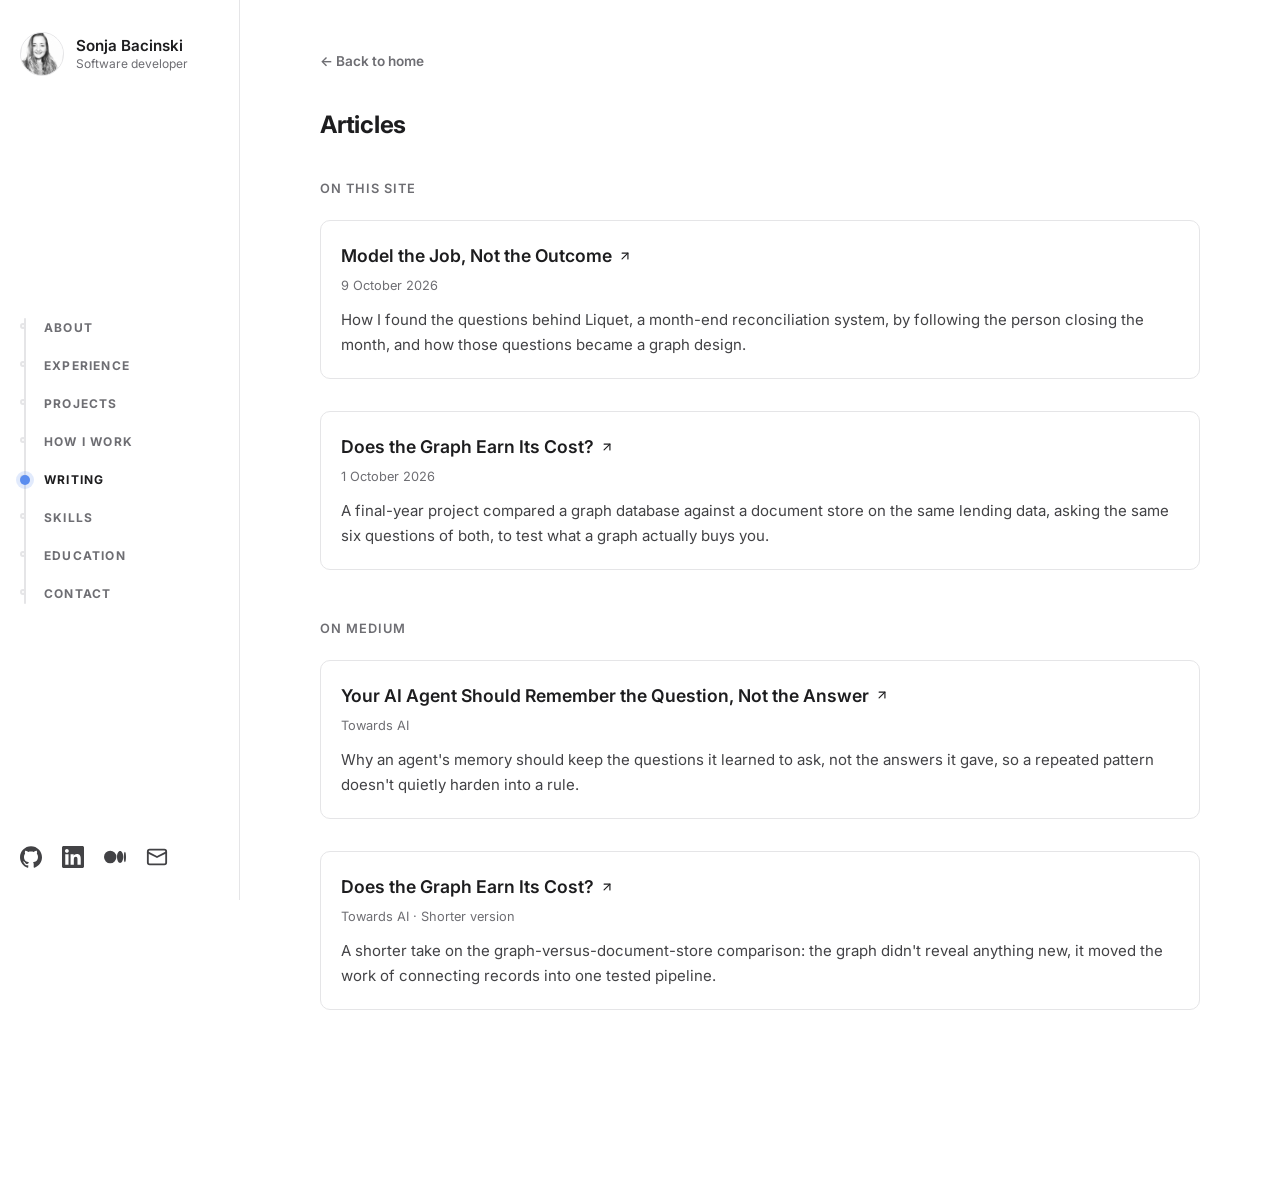
<file: articles/index.html>
<!DOCTYPE html>
<html lang="en">
<head>
  <meta charset="UTF-8">
  <meta name="viewport" content="width=device-width, initial-scale=1.0">
  <link rel="canonical" href="https://sonjabacinski.com/articles/">
  <meta name="description" content="Articles by Sonja Bacinski on data engineering, graph databases, and financial systems.">

  <meta property="og:title" content="Articles - Sonja Bacinski">
  <meta property="og:description" content="Articles by Sonja Bacinski on data engineering, graph databases, and financial systems.">
  <meta property="og:type" content="website">
  <meta property="og:url" content="https://sonjabacinski.com/articles/">
  <meta property="og:image" content="https://sonjabacinski.com/images/sonja.jpg">

  <meta name="twitter:card" content="summary_large_image">
  <meta name="twitter:title" content="Articles - Sonja Bacinski">
  <meta name="twitter:description" content="Articles by Sonja Bacinski on data engineering, graph databases, and financial systems.">
  <meta name="twitter:image" content="https://sonjabacinski.com/images/sonja.jpg">

  <title>Articles — Sonja Bacinski</title>
  <link rel="icon" type="image/svg+xml" href="../images/sb-logo.png">
  <link rel="preconnect" href="https://fonts.googleapis.com">
  <link rel="preconnect" href="https://fonts.gstatic.com" crossorigin>
  <link href="https://fonts.googleapis.com/css2?family=Inter:wght@400;500;600;700&display=swap" rel="stylesheet">
  <link rel="stylesheet" href="../css/style.css">
</head>
<body>
  <header class="top-header">
    <div class="header-container">
      <div class="identity">
        <a href="../#top" aria-label="Sonja Bacinski - Home">
          <img src="../images/sonja.jpg" alt="Sonja Bacinski" class="avatar" width="44" height="44">
          <span class="identity-text"><strong>Sonja Bacinski</strong><span>Software developer</span></span>
        </a>
      </div>

      <button class="nav-toggle" aria-label="Menu" aria-expanded="false" aria-controls="site-nav">
        <span></span>
        <span></span>
        <span></span>
      </button>

      <nav class="top-nav" id="site-nav" aria-label="In-page navigation">
        <ul>
          <li><a href="../#about">About</a></li>
          <li><a href="../#experience">Experience</a></li>
          <li><a href="../#projects">Projects</a></li>
          <li><a href="../#how-i-work">How I work</a></li>
          <li><a href="./" class="active">Writing</a></li>
          <li><a href="../#skills">Skills</a></li>
          <li><a href="../#education">Education</a></li>
          <li><a href="../#contact">Contact</a></li>
        </ul>
      </nav>

      <ul class="social-links">
        <li>
          <a href="https://github.com/sonjba" target="_blank" rel="noopener" aria-label="GitHub">
            <svg xmlns="http://www.w3.org/2000/svg" width="24" height="24" viewBox="0 0 24 24" fill="currentColor" aria-hidden="true"><path d="M12 .297c-6.63 0-12 5.373-12 12 0 5.303 3.438 9.8 8.205 11.385.6.113.82-.258.82-.577 0-.285-.01-1.04-.015-2.04-3.338.724-4.042-1.61-4.042-1.61C4.422 18.07 3.633 17.7 3.633 17.7c-1.087-.744.084-.729.084-.729 1.205.084 1.838 1.236 1.838 1.236 1.07 1.835 2.809 1.305 3.495.998.108-.776.417-1.305.76-1.605-2.665-.3-5.466-1.332-5.466-5.93 0-1.31.465-2.38 1.235-3.22-.135-.303-.54-1.523.105-3.176 0 0 1.005-.322 3.3 1.23.96-.267 1.98-.399 3-.405 1.02.006 2.04.138 3 .405 2.28-1.552 3.285-1.23 3.285-1.23.645 1.653.24 2.873.12 3.176.765.84 1.23 1.91 1.23 3.22 0 4.61-2.805 5.625-5.475 5.92.42.36.81 1.096.81 2.22 0 1.606-.015 2.896-.015 3.286 0 .315.21.69.825.57C20.565 22.092 24 17.592 24 12.297c0-6.627-5.373-12-12-12"/></svg>
          </a>
        </li>
        <li>
          <a href="https://www.linkedin.com/in/sonja-bacinski/" target="_blank" rel="noopener" aria-label="LinkedIn">
            <svg xmlns="http://www.w3.org/2000/svg" width="24" height="24" viewBox="0 0 24 24" fill="currentColor" aria-hidden="true"><path d="M20.447 20.452h-3.554v-5.569c0-1.328-.027-3.037-1.852-3.037-1.853 0-2.136 1.445-2.136 2.939v5.667H9.351V9h3.414v1.561h.046c.477-.9 1.637-1.85 3.37-1.85 3.601 0 4.267 2.37 4.267 5.455v6.286zM5.337 7.433c-1.144 0-2.063-.926-2.063-2.065 0-1.138.92-2.063 2.063-2.063 1.14 0 2.064.925 2.064 2.063 0 1.139-.925 2.065-2.064 2.065zm1.782 13.019H3.555V9h3.564v11.452zM22.225 0H1.771C.792 0 0 .774 0 1.729v20.542C0 23.227.792 24 1.771 24h20.451C23.2 24 24 23.227 24 22.271V1.729C24 .774 23.2 0 22.225 0z"/></svg>
          </a>
        </li>
        <li>
          <a href="https://medium.com/@sonja.bacinski" target="_blank" rel="noopener" aria-label="Medium">
            <svg xmlns="http://www.w3.org/2000/svg" width="24" height="24" viewBox="0 0 24 24" fill="currentColor" aria-hidden="true"><path d="M13.54 12a6.8 6.8 0 0 1-6.77 6.82A6.8 6.8 0 0 1 0 12a6.8 6.8 0 0 1 6.77-6.82A6.8 6.8 0 0 1 13.54 12zm7.42 0c0 3.54-1.51 6.42-3.38 6.42-1.87 0-3.39-2.88-3.39-6.42s1.52-6.42 3.39-6.42 3.38 2.88 3.38 6.42M24 12c0 3.17-.53 5.75-1.19 5.75-.66 0-1.19-2.58-1.19-5.75s.53-5.75 1.19-5.75C23.47 6.25 24 8.83 24 12"/></svg>
          </a>
        </li>
        <li>
          <a href="mailto:sonja.bacinski@live.com" aria-label="Email">
            <svg xmlns="http://www.w3.org/2000/svg" width="24" height="24" viewBox="0 0 24 24" fill="none" stroke="currentColor" stroke-width="2" stroke-linecap="round" stroke-linejoin="round" aria-hidden="true"><rect x="2" y="4" width="20" height="16" rx="2"/><path d="m22 7-10 5L2 7"/></svg>
          </a>
        </li>
      </ul>
    </div>
  </header>

  <main class="main-content">
    <a href="../#top" class="article-back">&larr; Back to home</a>

    <section id="articles-list" aria-label="Articles">
      <h1 class="section-heading">Articles</h1>

      <div class="article-group">
        <h2 class="article-group-heading">On this site</h2>
        <ul class="article-list">
          <li class="article-card">
            <h3>
              <a href="model-the-job-not-the-outcome.html">
                Model the Job, Not the Outcome
                <svg xmlns="http://www.w3.org/2000/svg" width="14" height="14" viewBox="0 0 24 24" fill="none" stroke="currentColor" stroke-width="2" stroke-linecap="round" stroke-linejoin="round" class="arrow" aria-hidden="true"><path d="M7 17 17 7"/><path d="M7 7h10v10"/></svg>
              </a>
            </h3>
            <p class="article-card-meta">9 October 2026</p>
            <p>
              How I found the questions behind Liquet, a month-end reconciliation system, by
              following the person closing the month, and how those questions became a graph design.
            </p>
          </li>
          <li class="article-card">
            <h3>
              <a href="does-the-graph-earn-its-cost.html">
                Does the Graph Earn Its Cost?
                <svg xmlns="http://www.w3.org/2000/svg" width="14" height="14" viewBox="0 0 24 24" fill="none" stroke="currentColor" stroke-width="2" stroke-linecap="round" stroke-linejoin="round" class="arrow" aria-hidden="true"><path d="M7 17 17 7"/><path d="M7 7h10v10"/></svg>
              </a>
            </h3>
            <p class="article-card-meta">1 October 2026</p>
            <p>
              A final-year project compared a graph database against a document store on the
              same lending data, asking the same six questions of both, to test what a graph
              actually buys you.
            </p>
          </li>
        </ul>
      </div>

      <div class="article-group">
        <h2 class="article-group-heading">On Medium</h2>
        <ul class="article-list">
          <li class="article-card">
            <h3>
              <a href="https://medium.com/towards-artificial-intelligence/your-ai-agent-should-remember-the-question-not-the-answer-e7c7a5d28728" target="_blank" rel="noopener">
                Your AI Agent Should Remember the Question, Not the Answer
                <svg xmlns="http://www.w3.org/2000/svg" width="14" height="14" viewBox="0 0 24 24" fill="none" stroke="currentColor" stroke-width="2" stroke-linecap="round" stroke-linejoin="round" class="arrow" aria-hidden="true"><path d="M7 17 17 7"/><path d="M7 7h10v10"/></svg>
              </a>
            </h3>
            <p class="article-card-meta">Towards AI</p>
            <p>
              Why an agent's memory should keep the questions it learned to ask, not the answers
              it gave, so a repeated pattern doesn't quietly harden into a rule.
            </p>
          </li>
          <li class="article-card">
            <h3>
              <a href="https://medium.com/towards-artificial-intelligence/does-the-graph-earn-its-cost-56da93db80c1" target="_blank" rel="noopener">
                Does the Graph Earn Its Cost?
                <svg xmlns="http://www.w3.org/2000/svg" width="14" height="14" viewBox="0 0 24 24" fill="none" stroke="currentColor" stroke-width="2" stroke-linecap="round" stroke-linejoin="round" class="arrow" aria-hidden="true"><path d="M7 17 17 7"/><path d="M7 7h10v10"/></svg>
              </a>
            </h3>
            <p class="article-card-meta">Towards AI &middot; Shorter version</p>
            <p>
              A shorter take on the graph-versus-document-store comparison: the graph didn't
              reveal anything new, it moved the work of connecting records into one tested pipeline.
            </p>
          </li>
        </ul>
      </div>
    </section>
  </main>

  <script src="../js/main.js"></script>
</body>
</html>
</file>
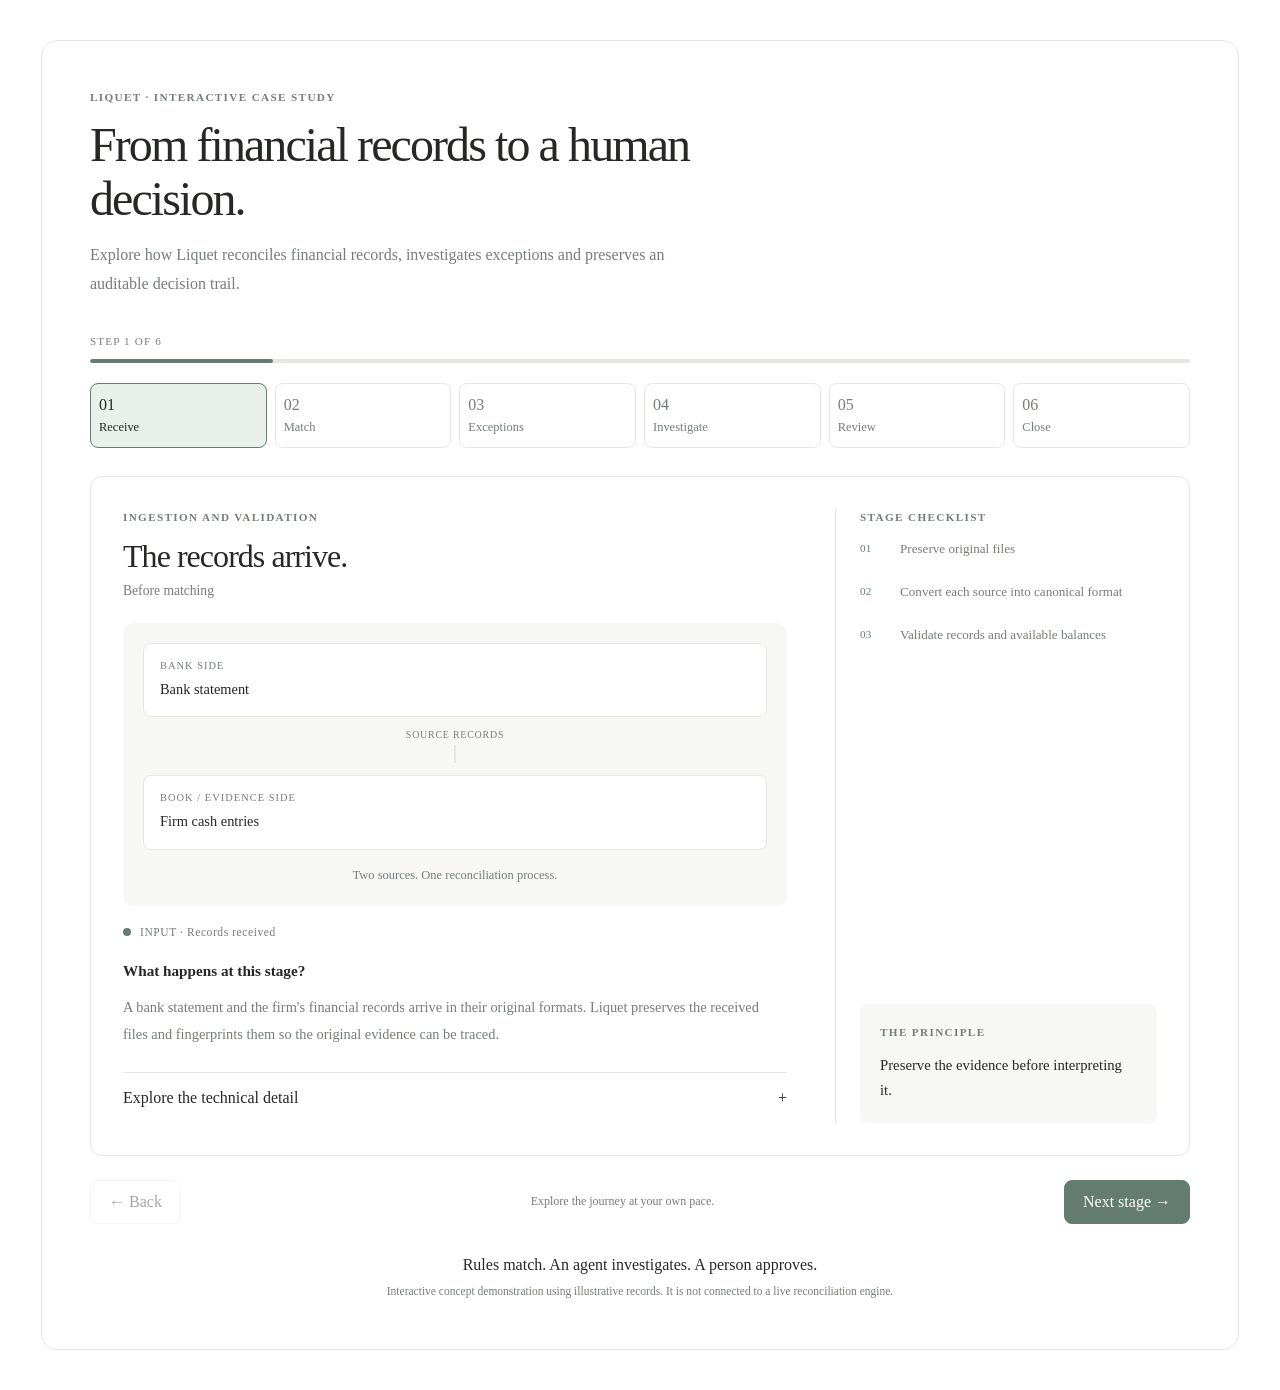
<file: liquet.html>
<!DOCTYPE html>
<html lang="en">
<head>
  <meta charset="UTF-8">
  <meta name="viewport" content="width=device-width, initial-scale=1.0">

  <title>Liquet Interactive Explorer</title>

  <!-- Liquet explorer styles -->
  <link rel="stylesheet" href="css/liquet-explorer.css">
</head>
<body>

  <!-- LIQUET INTERACTIVE EXPLORER -->
  <section class="liquet-explorer" id="liquet-explorer">

    <div class="liquet-explorer__header">
      <p class="liquet-eyebrow">LIQUET · INTERACTIVE CASE STUDY</p>

      <h2>From financial records to a human decision.</h2>

      <p class="liquet-intro">
        Explore how Liquet reconciles financial records, investigates
        exceptions and preserves an auditable decision trail.
      </p>
    </div>

    <div class="liquet-explorer__progress">
      <span id="liquet-step-count" aria-live="polite">
        STEP 1 OF 6
      </span>

      <div
        class="liquet-progress-track"
        role="progressbar"
        aria-label="Explorer progress"
        aria-valuemin="1"
        aria-valuemax="6"
        aria-valuenow="1"
        id="liquet-progress"
      >
        <div
          class="liquet-progress-fill"
          id="liquet-progress-fill"
        ></div>
      </div>
    </div>

    <nav class="liquet-stage-nav" aria-label="Reconciliation stages">
      <button class="liquet-stage-button is-active"
        data-stage="0" aria-current="step" type="button">
        01 <span>Receive</span>
      </button>

      <button class="liquet-stage-button" data-stage="1" type="button">
        02 <span>Match</span>
      </button>

      <button class="liquet-stage-button" data-stage="2" type="button">
        03 <span>Exceptions</span>
      </button>

      <button class="liquet-stage-button" data-stage="3" type="button">
        04 <span>Investigate</span>
      </button>

      <button class="liquet-stage-button" data-stage="4" type="button">
        05 <span>Review</span>
      </button>

      <button class="liquet-stage-button" data-stage="5" type="button">
        06 <span>Close</span>
      </button>
    </nav>

    <div class="liquet-explorer__panel">

      <div class="liquet-explorer__main">

        <p class="liquet-eyebrow" id="liquet-subtitle">
          INGESTION AND VALIDATION
        </p>

        <h3 id="liquet-stage-title">The records arrive.</h3>

        <p class="liquet-stage-date" id="liquet-stage-date">
          Before matching
        </p>

        <!-- Interactive evidence diagram -->
        <div class="liquet-diagram" id="liquet-diagram">

          <div class="liquet-evidence-node" id="liquet-bank-node">
            <span class="liquet-node-label">BANK SIDE</span>
            <strong id="liquet-bank-text">Bank statement</strong>
          </div>

          <div class="liquet-diagram-connection" aria-hidden="true">
            <span id="liquet-connection-label">SOURCE RECORDS</span>
            <div class="liquet-connection-line"></div>
          </div>

          <div class="liquet-evidence-node" id="liquet-book-node">
            <span class="liquet-node-label">BOOK / EVIDENCE SIDE</span>
            <strong id="liquet-book-text">Firm cash entries</strong>
          </div>

          <p class="liquet-diagram-caption" id="liquet-diagram-caption">
            Two sources. One reconciliation process.
          </p>

        </div>

        <div class="liquet-status-row">
          <span class="liquet-status-dot" id="liquet-status-dot"></span>
          <span id="liquet-status">INPUT · Records received</span>
        </div>

        <h4>What happens at this stage?</h4>

        <p id="liquet-description"></p>

        <div class="liquet-detail">
          <button
            class="liquet-detail-toggle"
            type="button"
            id="liquet-detail-toggle"
            aria-expanded="false"
            aria-controls="liquet-detail-content"
          >
            <span id="liquet-detail-label">
              Explore the technical detail
            </span>
            <span aria-hidden="true" id="liquet-detail-icon">+</span>
          </button>

          <div id="liquet-detail-content" hidden>
            <p id="liquet-detail-text"></p>
          </div>
        </div>

      </div>

      <aside class="liquet-explorer__sidebar">
        <p class="liquet-eyebrow">STAGE CHECKLIST</p>

        <ol class="liquet-event-list" id="liquet-event-list"></ol>

        <div class="liquet-principle">
          <p class="liquet-eyebrow">THE PRINCIPLE</p>
          <p id="liquet-principle-text">
            Preserve the evidence before interpreting it.
          </p>
        </div>
      </aside>

    </div>

    <div class="liquet-explorer__controls">

      <button
        class="liquet-control-button"
        id="liquet-back"
        type="button"
        disabled
      >
        ← Back
      </button>

      <span class="liquet-control-hint" id="liquet-control-hint">
        Explore the journey at your own pace.
      </span>

      <button
        class="liquet-control-button is-primary"
        id="liquet-next"
        type="button"
      >
        Next stage →
      </button>

    </div>

    <p class="liquet-explorer__footer">
      Rules match. An agent investigates. A person approves.
    </p>

    <p class="liquet-explorer__disclaimer">
      Interactive concept demonstration using illustrative records.
      It is not connected to a live reconciliation engine.
    </p>

  </section>
  <!-- END LIQUET INTERACTIVE EXPLORER -->

  <!-- Liquet explorer JavaScript -->
  <script src="liquet.js" defer></script>

</body>
</html>
</file>
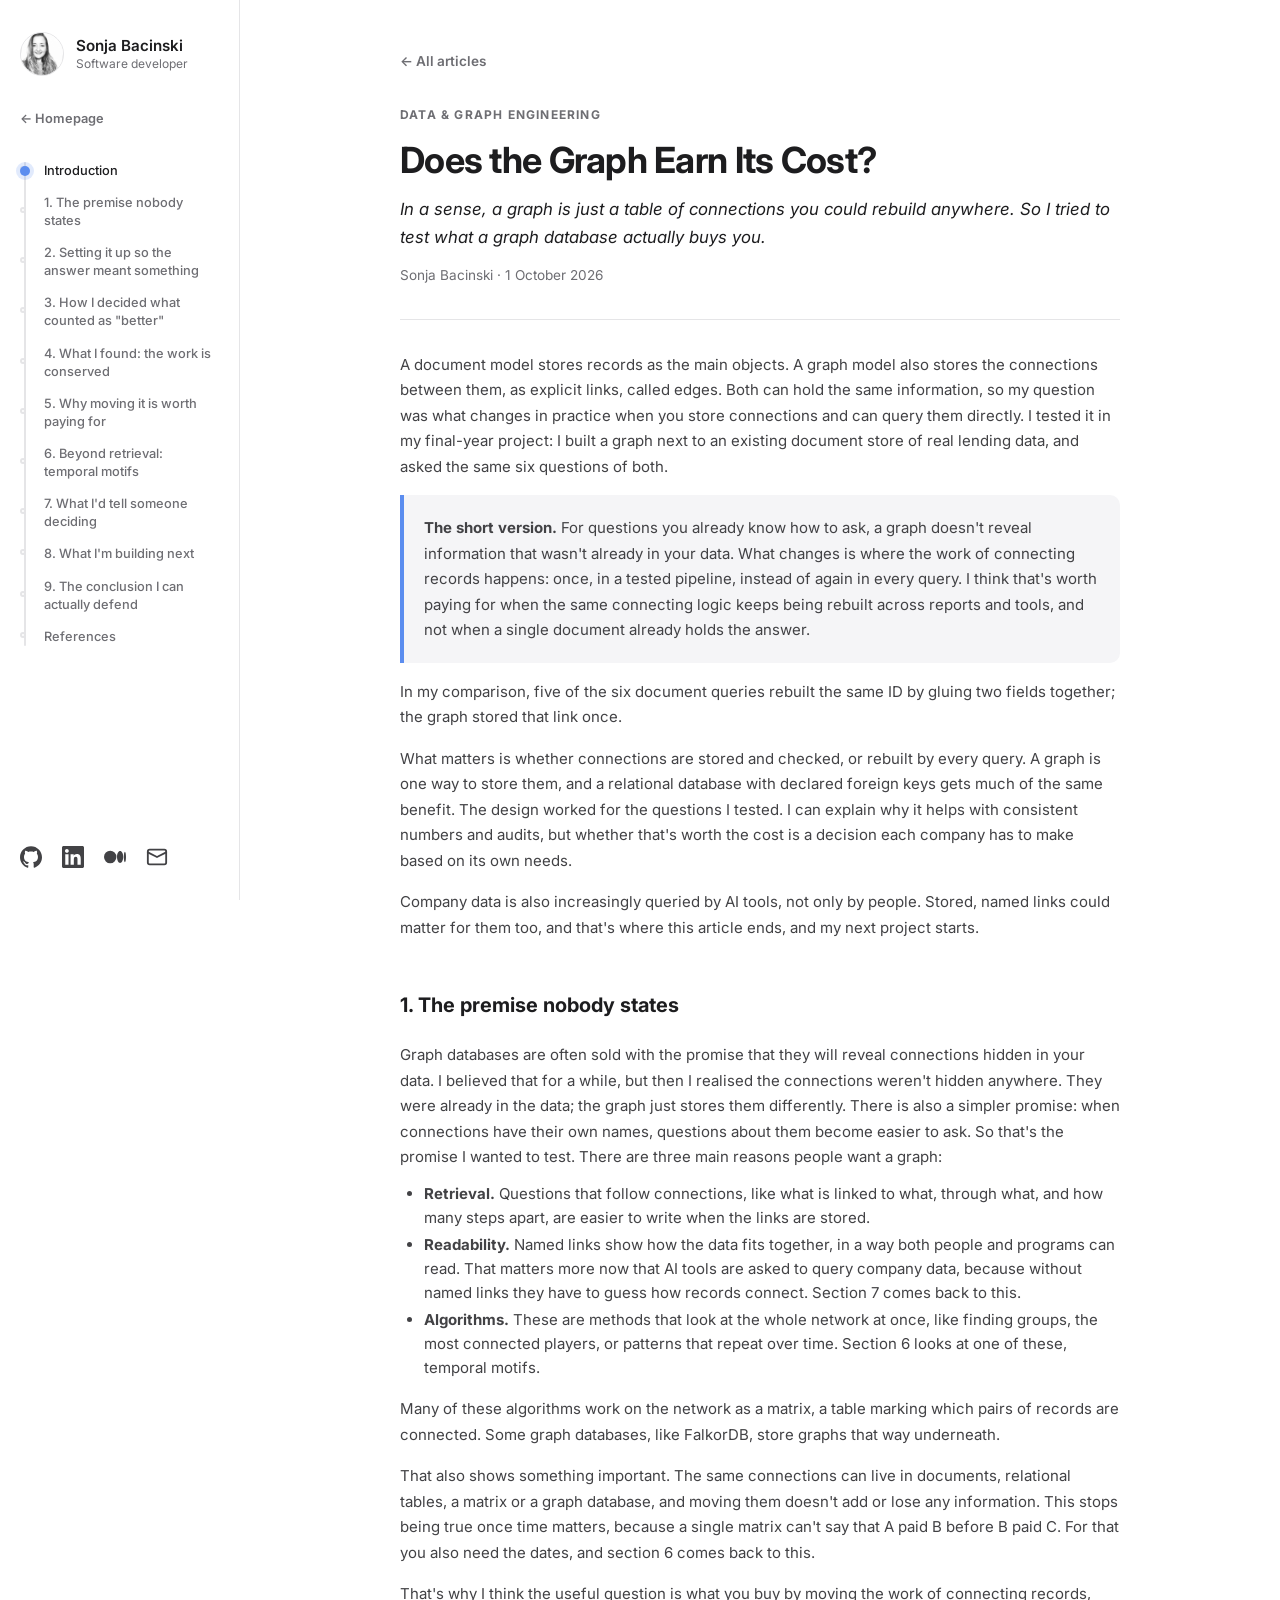
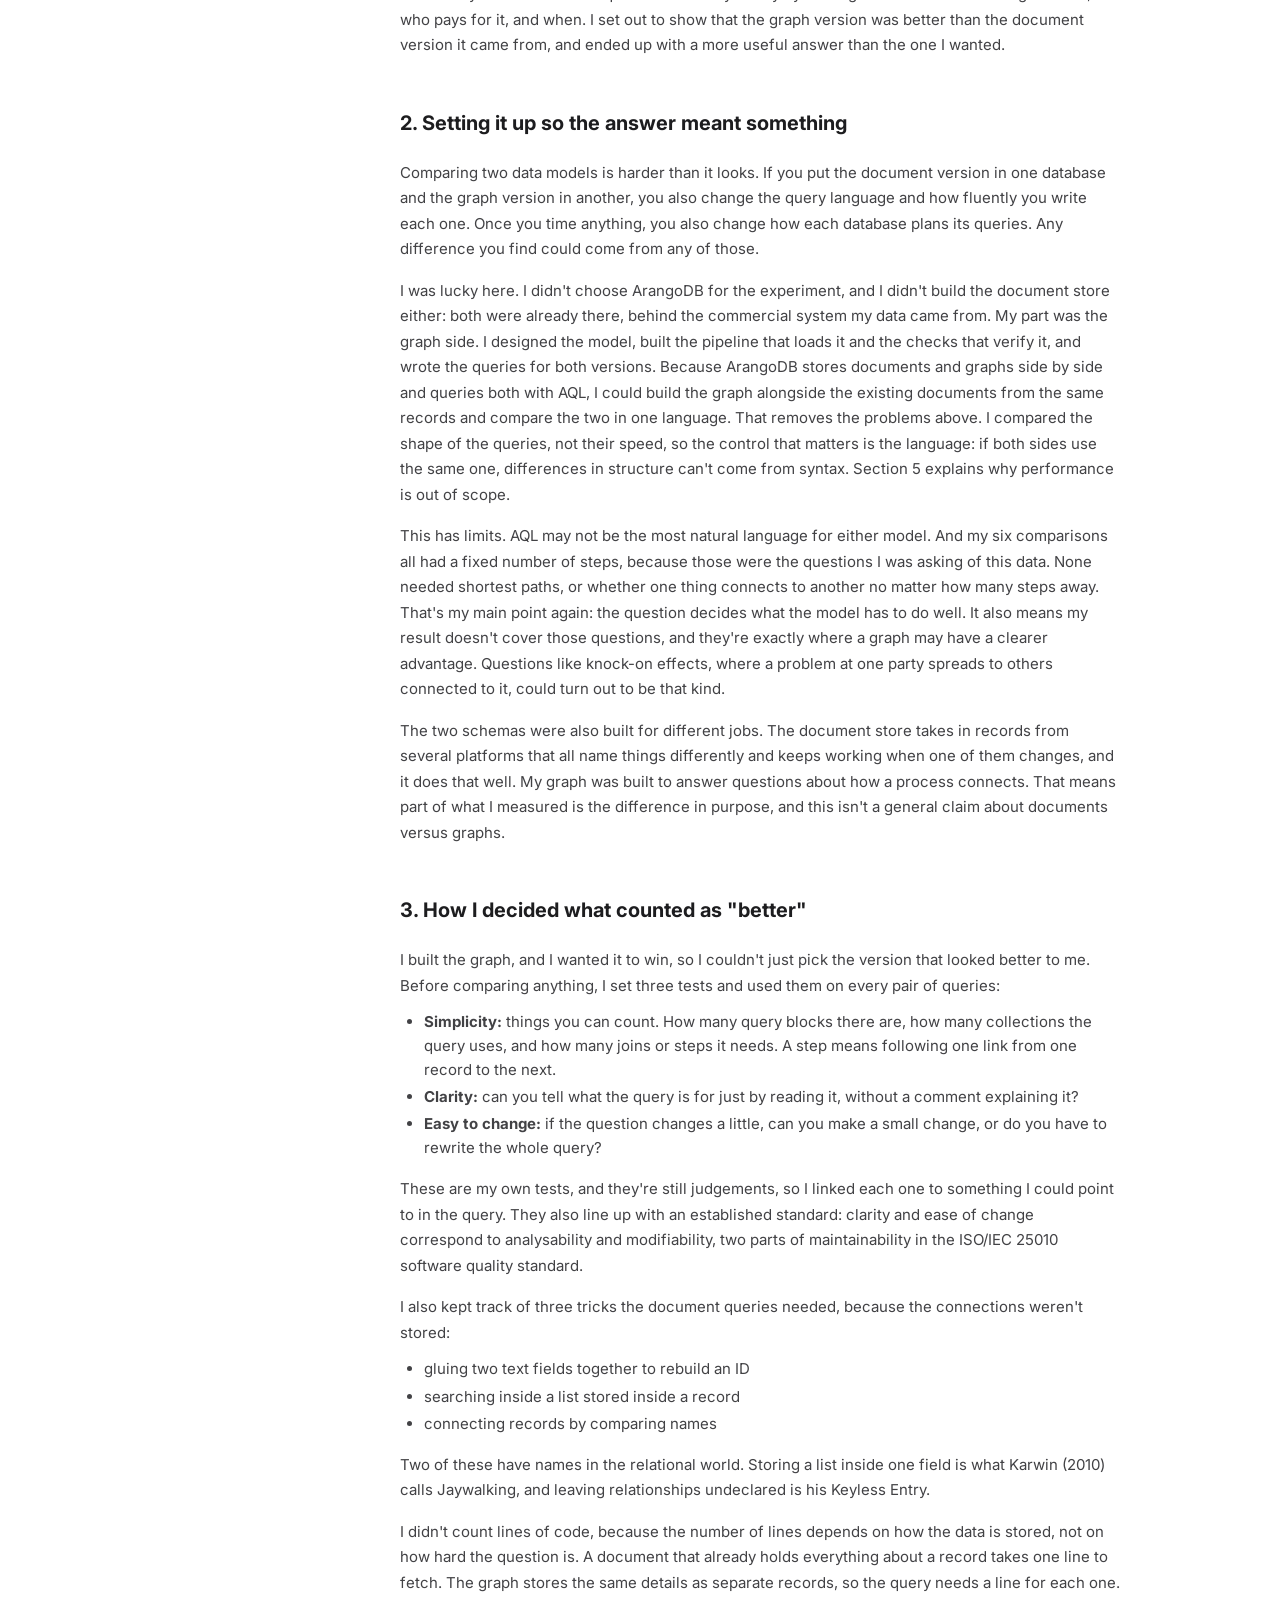
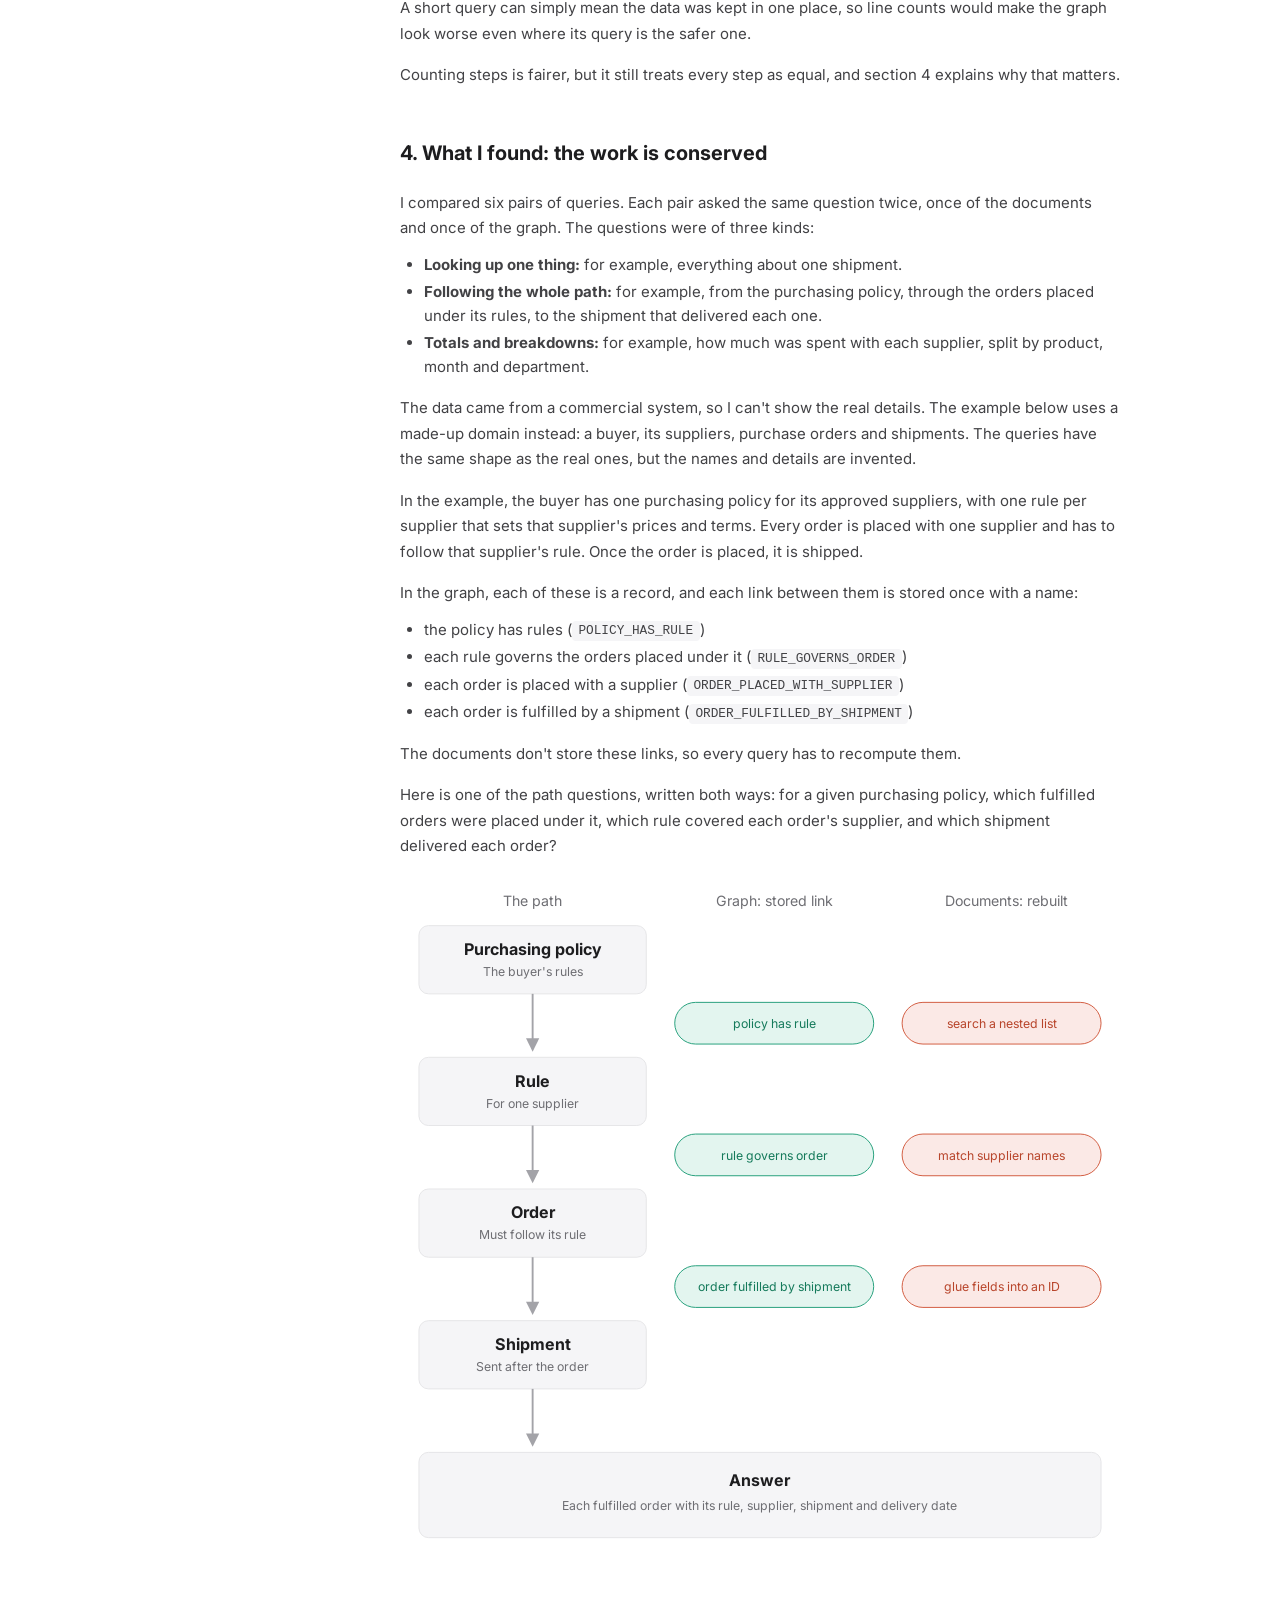
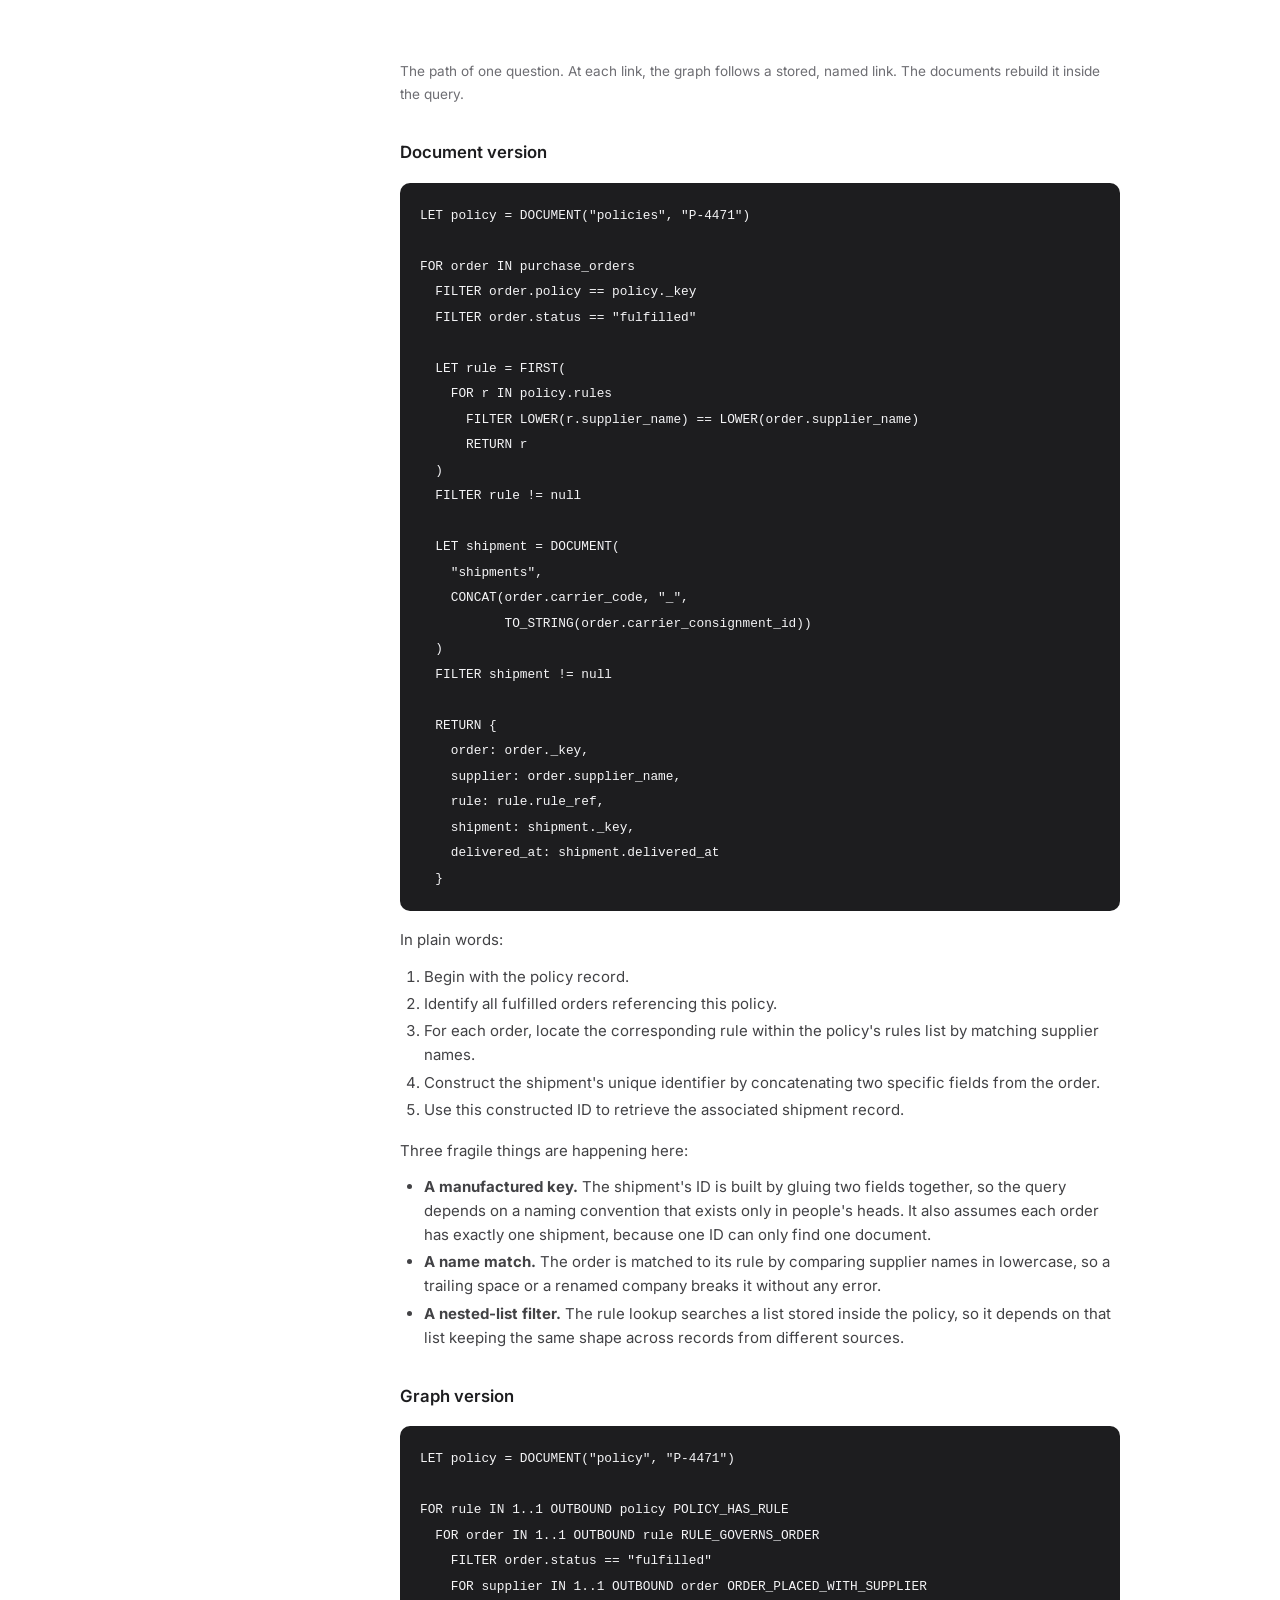
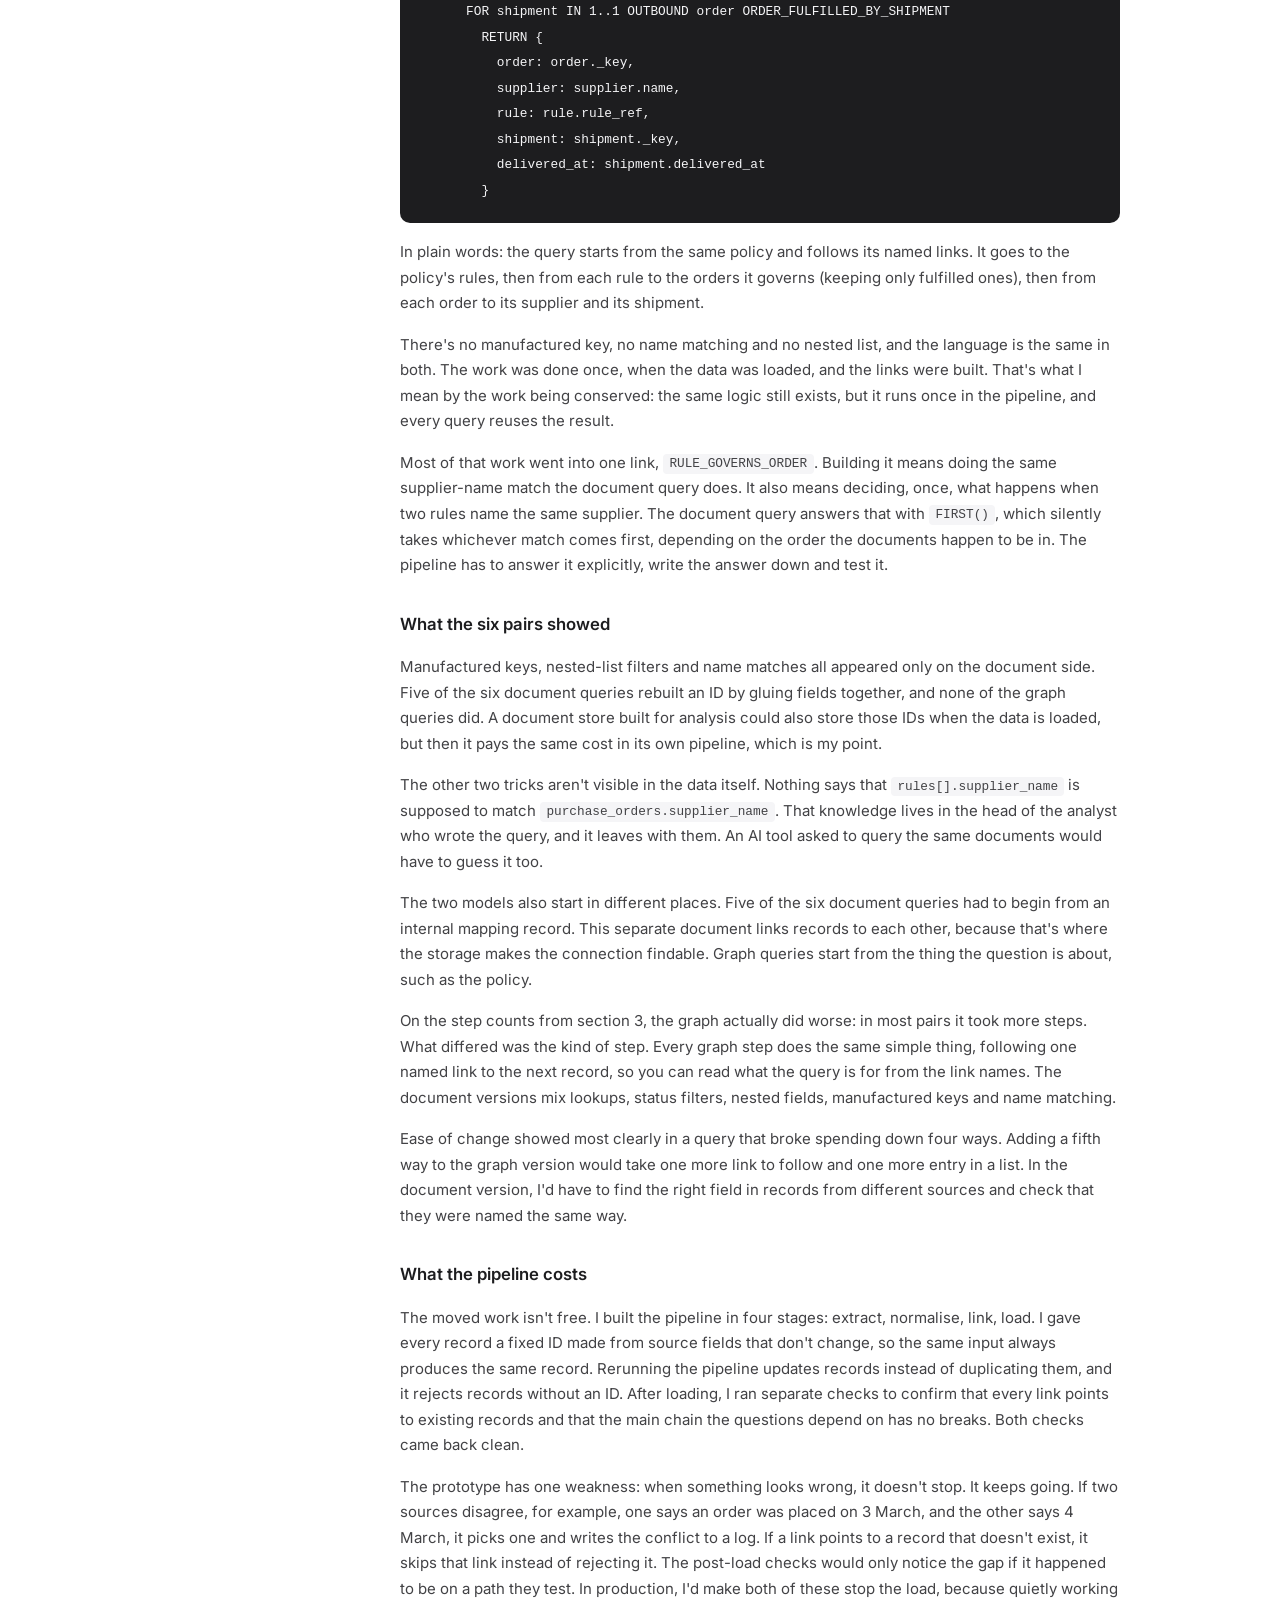
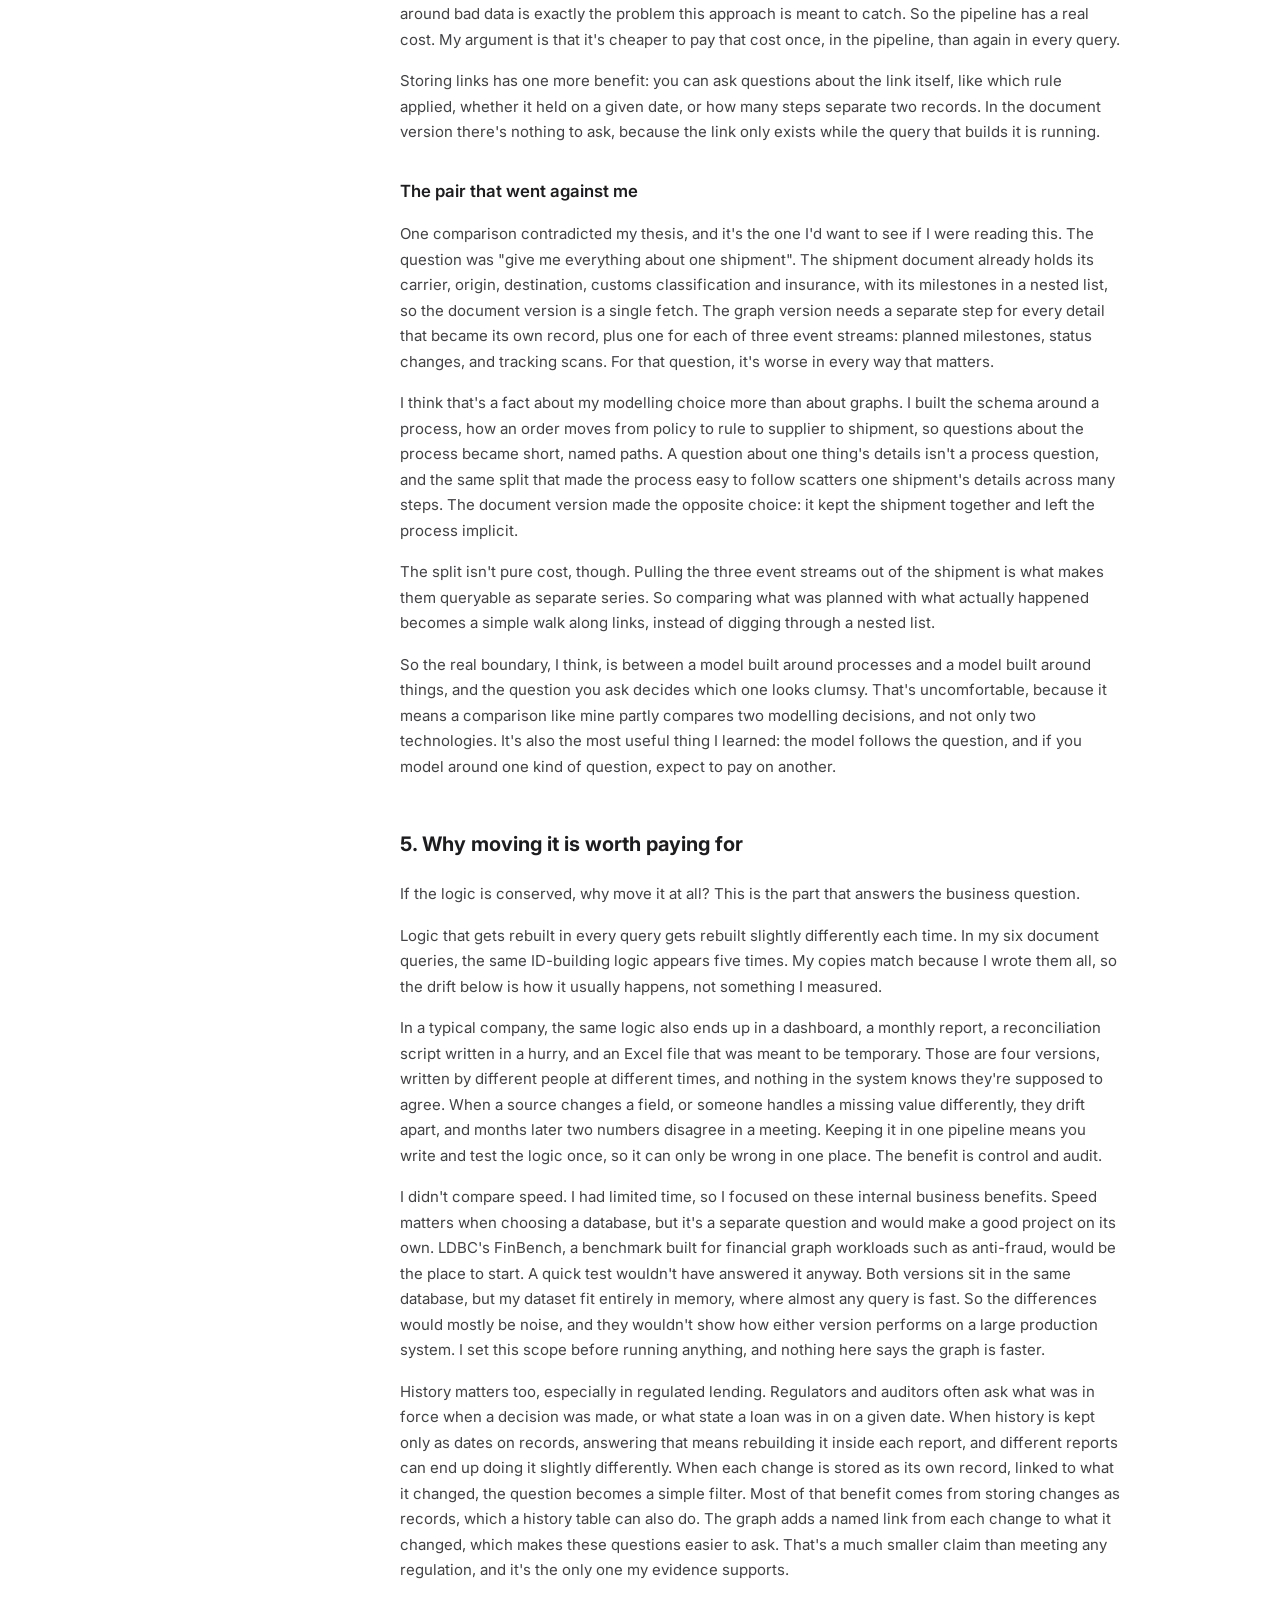
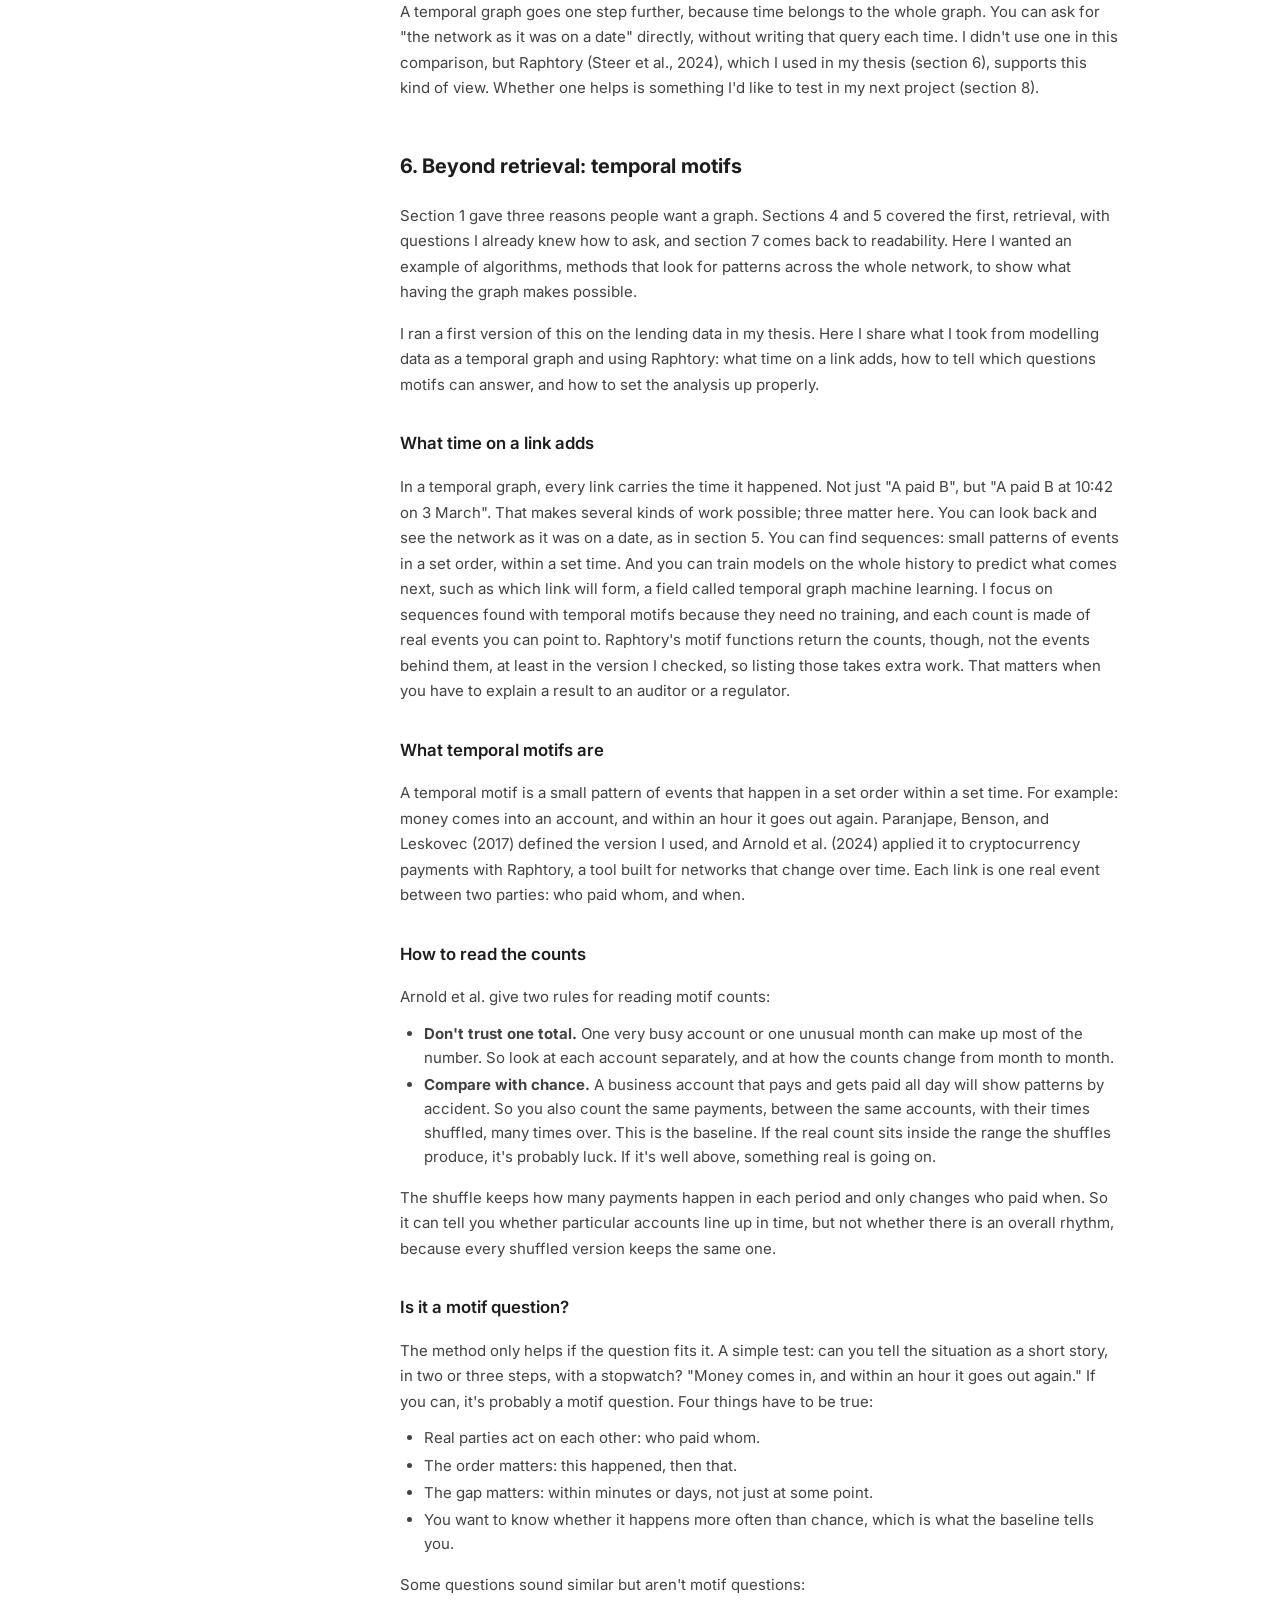
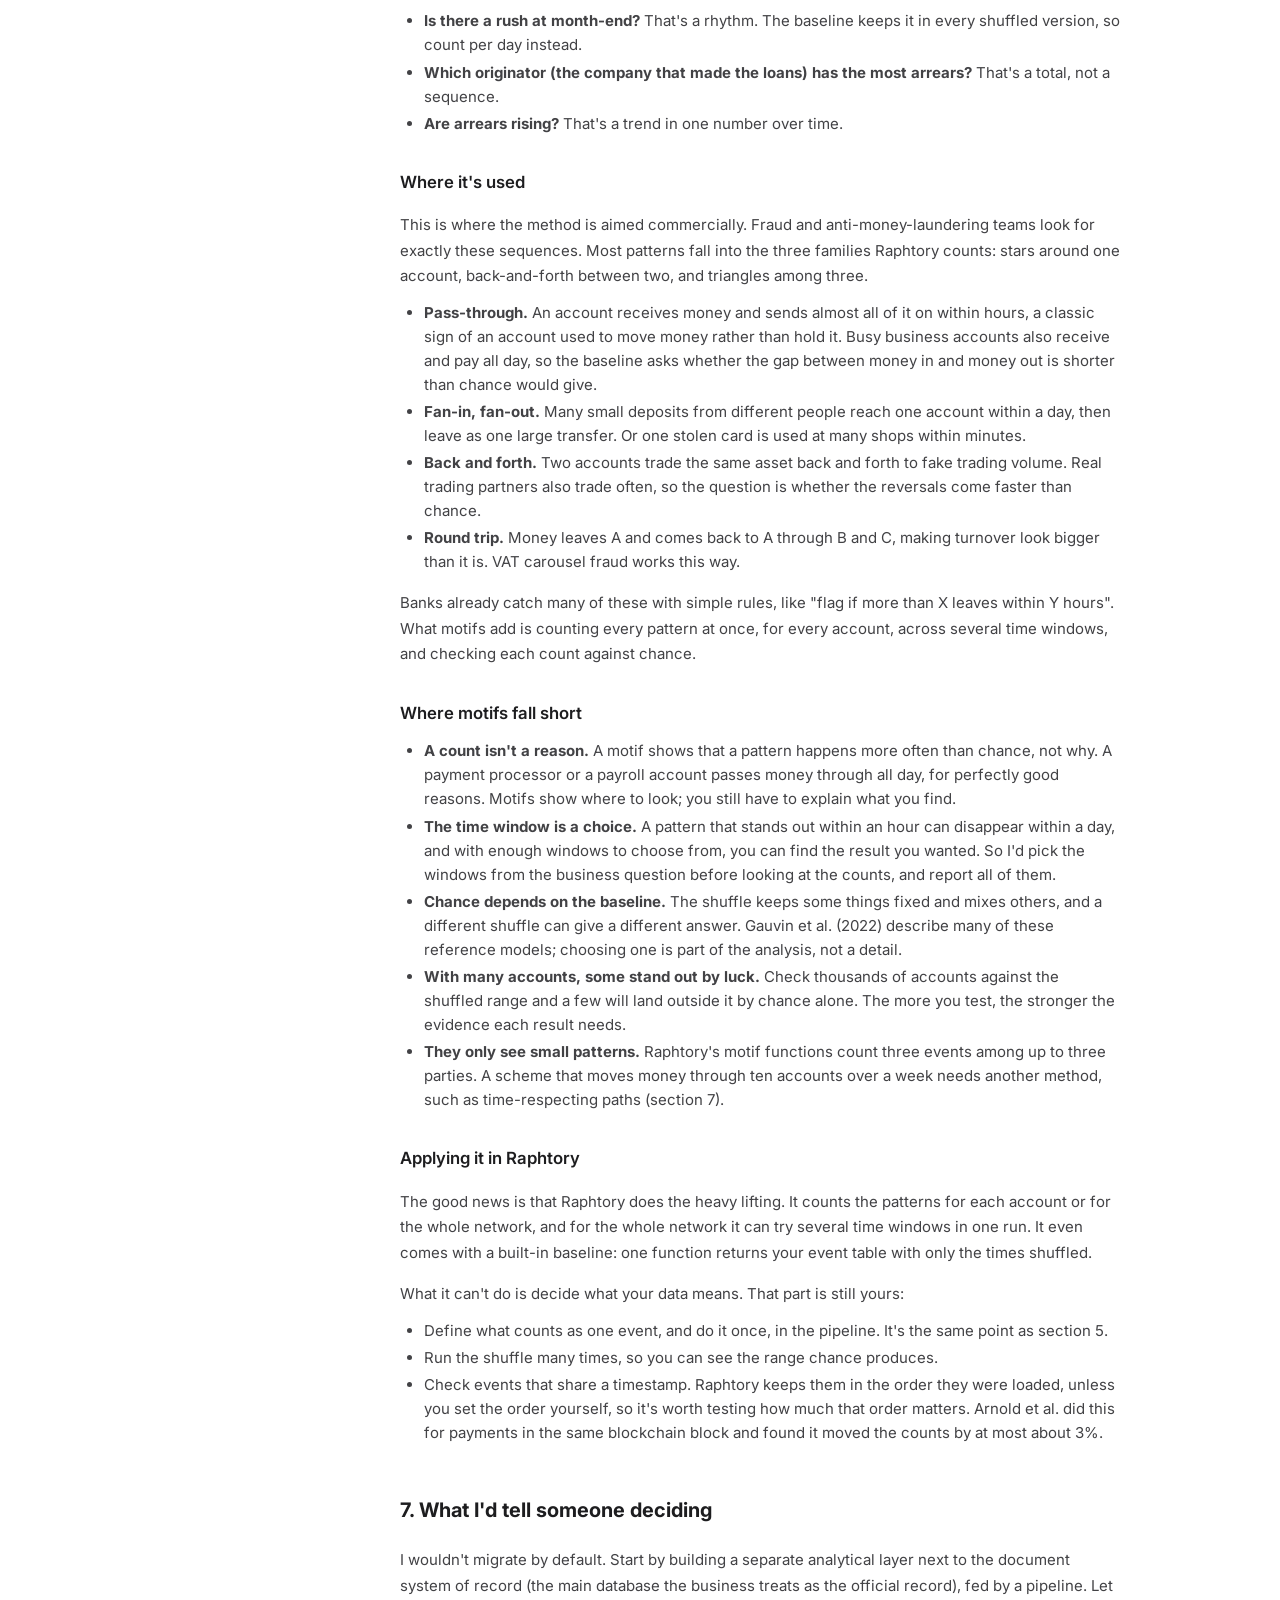
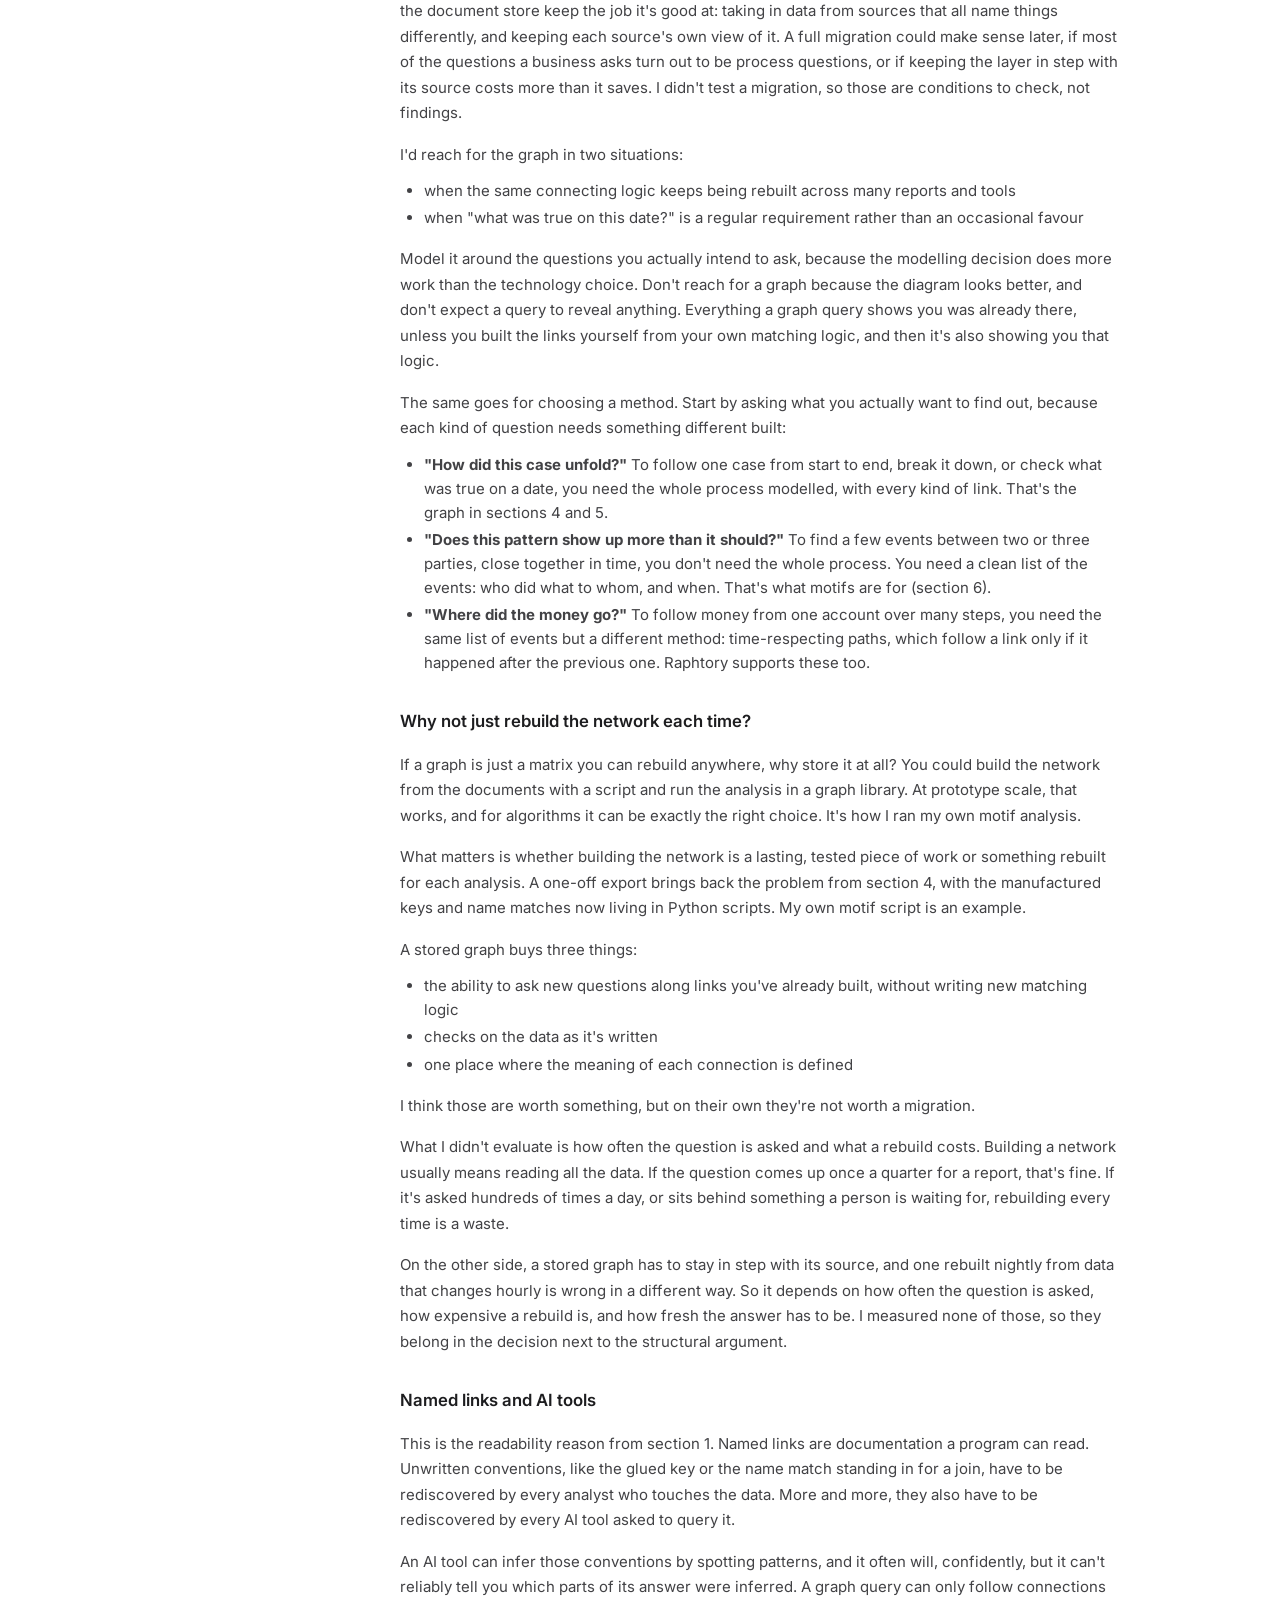
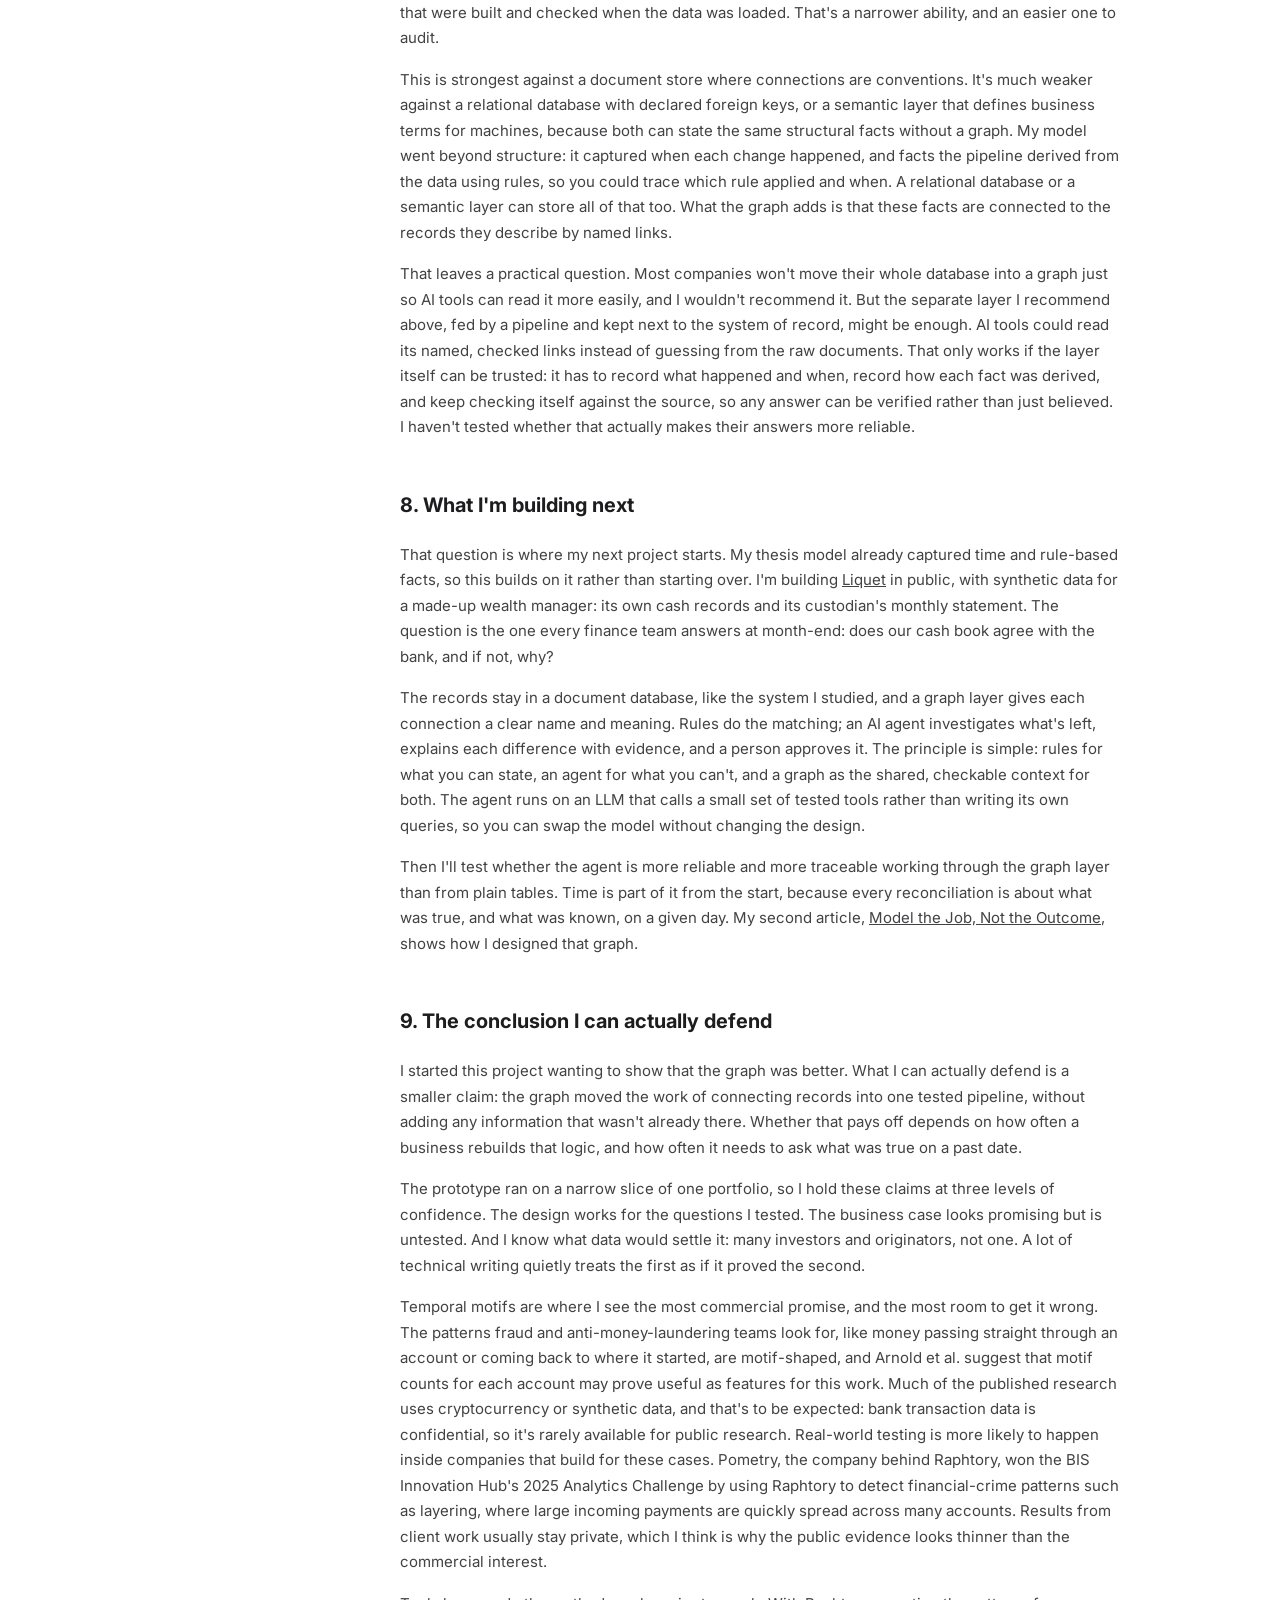
<file: articles/does-the-graph-earn-its-cost.html>
<!DOCTYPE html>
<html lang="en">
<head>
  <meta charset="UTF-8">
  <meta name="viewport" content="width=device-width, initial-scale=1.0">
  <link rel="canonical" href="https://sonjabacinski.com/articles/does-the-graph-earn-its-cost">
  <meta name="description" content="A final-year project compared a graph database (ArangoDB) against a document store on the same lending data, asking the same six questions of both, to test what a graph actually buys you.">

  <meta property="og:title" content="Does the Graph Earn Its Cost? — Sonja Bacinski">
  <meta property="og:description" content="A final-year project compared a graph database (ArangoDB) against a document store on the same lending data, asking the same six questions of both, to test what a graph actually buys you.">
  <meta property="og:type" content="article">
  <meta property="og:url" content="https://sonjabacinski.com/articles/does-the-graph-earn-its-cost">
  <meta property="og:image" content="https://sonjabacinski.com/images/og-does-the-graph-earn-its-cost.png">

  <meta name="twitter:card" content="summary_large_image">
  <meta name="twitter:title" content="Does the Graph Earn Its Cost? — Sonja Bacinski">
  <meta name="twitter:description" content="A final-year project compared a graph database (ArangoDB) against a document store on the same lending data, asking the same six questions of both, to test what a graph actually buys you.">
  <meta name="twitter:image" content="https://sonjabacinski.com/images/og-does-the-graph-earn-its-cost.png">

  <title>Graph Database vs Document Store: Does the Graph Earn Its Cost? - Sonja Bacinski</title>
  <link rel="icon" type="image/svg+xml" href="../images/sb-logo.png">
  <link rel="preconnect" href="https://fonts.googleapis.com">
  <link rel="preconnect" href="https://fonts.gstatic.com" crossorigin>
  <link href="https://fonts.googleapis.com/css2?family=Inter:wght@400;500;600;700&display=swap" rel="stylesheet">
  <link rel="stylesheet" href="../css/style.css">
  <script type="application/ld+json">
  {
    "@context": "https://schema.org",
    "@type": "Article",
    "headline": "Does the Graph Earn Its Cost?",
    "description": "A graph database and a document store compared on the same lending data, with six questions asked of both.",
    "datePublished": "2026-10-01",
    "dateModified": "2026-10-09",
    "author": {
      "@type": "Person",
      "name": "Sonja Bacinski",
      "url": "https://sonjabacinski.com",
      "sameAs": [
        "https://www.linkedin.com/in/sonja-bacinski/",
        "https://github.com/sonjba",
        "https://medium.com/@sonja.bacinski"
      ]
    },
    "mainEntityOfPage": "https://sonjabacinski.com/articles/does-the-graph-earn-its-cost"
  }
  </script>
</head>
<body>
  <header class="top-header">
    <div class="header-container">
      <div class="identity">
        <a href="../#top" aria-label="Sonja Bacinski - Home">
          <img src="../images/sonja.jpg" alt="Sonja Bacinski" class="avatar" width="44" height="44">
          <span class="identity-text"><strong>Sonja Bacinski</strong><span>Software developer</span></span>
        </a>
      </div>

      <button class="nav-toggle" aria-label="Menu" aria-expanded="false" aria-controls="site-nav">
        <span></span>
        <span></span>
        <span></span>
      </button>

      <nav class="top-nav" id="site-nav" aria-label="In-page navigation">
        <ul>
          <li><a href="../#about">About</a></li>
          <li><a href="../#experience">Experience</a></li>
          <li><a href="../#projects">Projects</a></li>
          <li><a href="../#how-i-work">How I work</a></li>
          <li><a href="./" class="active">Writing</a></li>
          <li><a href="../#skills">Skills</a></li>
          <li><a href="../#education">Education</a></li>
          <li><a href="../#contact">Contact</a></li>
        </ul>
      </nav>

      <ul class="social-links">
        <li>
          <a href="https://github.com/sonjba" target="_blank" rel="noopener" aria-label="GitHub">
            <svg xmlns="http://www.w3.org/2000/svg" width="24" height="24" viewBox="0 0 24 24" fill="currentColor" aria-hidden="true"><path d="M12 .297c-6.63 0-12 5.373-12 12 0 5.303 3.438 9.8 8.205 11.385.6.113.82-.258.82-.577 0-.285-.01-1.04-.015-2.04-3.338.724-4.042-1.61-4.042-1.61C4.422 18.07 3.633 17.7 3.633 17.7c-1.087-.744.084-.729.084-.729 1.205.084 1.838 1.236 1.838 1.236 1.07 1.835 2.809 1.305 3.495.998.108-.776.417-1.305.76-1.605-2.665-.3-5.466-1.332-5.466-5.93 0-1.31.465-2.38 1.235-3.22-.135-.303-.54-1.523.105-3.176 0 0 1.005-.322 3.3 1.23.96-.267 1.98-.399 3-.405 1.02.006 2.04.138 3 .405 2.28-1.552 3.285-1.23 3.285-1.23.645 1.653.24 2.873.12 3.176.765.84 1.23 1.91 1.23 3.22 0 4.61-2.805 5.625-5.475 5.92.42.36.81 1.096.81 2.22 0 1.606-.015 2.896-.015 3.286 0 .315.21.69.825.57C20.565 22.092 24 17.592 24 12.297c0-6.627-5.373-12-12-12"/></svg>
          </a>
        </li>
        <li>
          <a href="https://www.linkedin.com/in/sonja-bacinski/" target="_blank" rel="noopener" aria-label="LinkedIn">
            <svg xmlns="http://www.w3.org/2000/svg" width="24" height="24" viewBox="0 0 24 24" fill="currentColor" aria-hidden="true"><path d="M20.447 20.452h-3.554v-5.569c0-1.328-.027-3.037-1.852-3.037-1.853 0-2.136 1.445-2.136 2.939v5.667H9.351V9h3.414v1.561h.046c.477-.9 1.637-1.85 3.37-1.85 3.601 0 4.267 2.37 4.267 5.455v6.286zM5.337 7.433c-1.144 0-2.063-.926-2.063-2.065 0-1.138.92-2.063 2.063-2.063 1.14 0 2.064.925 2.064 2.063 0 1.139-.925 2.065-2.064 2.065zm1.782 13.019H3.555V9h3.564v11.452zM22.225 0H1.771C.792 0 0 .774 0 1.729v20.542C0 23.227.792 24 1.771 24h20.451C23.2 24 24 23.227 24 22.271V1.729C24 .774 23.2 0 22.225 0z"/></svg>
          </a>
        </li>
        <li>
          <a href="https://medium.com/@sonja.bacinski" target="_blank" rel="noopener" aria-label="Medium">
            <svg xmlns="http://www.w3.org/2000/svg" width="24" height="24" viewBox="0 0 24 24" fill="currentColor" aria-hidden="true"><path d="M13.54 12a6.8 6.8 0 0 1-6.77 6.82A6.8 6.8 0 0 1 0 12a6.8 6.8 0 0 1 6.77-6.82A6.8 6.8 0 0 1 13.54 12zm7.42 0c0 3.54-1.51 6.42-3.38 6.42-1.87 0-3.39-2.88-3.39-6.42s1.52-6.42 3.39-6.42 3.38 2.88 3.38 6.42M24 12c0 3.17-.53 5.75-1.19 5.75-.66 0-1.19-2.58-1.19-5.75s.53-5.75 1.19-5.75C23.47 6.25 24 8.83 24 12"/></svg>
          </a>
        </li>
        <li>
          <a href="mailto:sonja.bacinski@live.com" aria-label="Email">
            <svg xmlns="http://www.w3.org/2000/svg" width="24" height="24" viewBox="0 0 24 24" fill="none" stroke="currentColor" stroke-width="2" stroke-linecap="round" stroke-linejoin="round" aria-hidden="true"><rect x="2" y="4" width="20" height="16" rx="2"/><path d="m22 7-10 5L2 7"/></svg>
          </a>
        </li>
      </ul>
    </div>
  </header>

  <main class="main-content">
    <article class="article">

      <a href="./" class="article-back">&larr; All articles</a>

      <header class="article-header">
        <p class="article-eyebrow">Data &amp; Graph Engineering</p>
        <h1 class="article-title">Does the Graph Earn Its Cost?</h1>
        <p class="article-dek">
          In a sense, a graph is just a table of connections you could rebuild anywhere.
          So I tried to test what a graph database actually buys you.
        </p>
        <p class="article-meta">Sonja Bacinski · 1 October 2026</p>
      </header>

      <div class="article-body">

        <p>
          A document model stores records as the main objects. A graph model also stores the
          connections between them, as explicit links, called edges. Both can hold the same
          information, so my question was what changes in practice when you store connections
          and can query them directly. I tested it in my final-year project: I built a graph next to
          an existing document store of real lending data, and asked the same six questions of
          both.
        </p>

        <div class="article-callout">
          <p>
            <strong>The short version.</strong> For questions you already know how to ask, a
            graph doesn't reveal information that wasn't already in your data. What changes is
            where the work of connecting records happens: once, in a tested pipeline, instead of
            again in every query. I think that's worth paying for when the same connecting logic
            keeps being rebuilt across reports and tools, and not when a single document already
            holds the answer.
          </p>
        </div>

        <p>
          In my comparison, five of the six document queries rebuilt the same ID by gluing two
          fields together; the graph stored that link once.
        </p>

        <p>
          What matters is whether connections are stored and checked, or rebuilt by every query.
          A graph is one way to store them, and a relational database with declared foreign keys
          gets much of the same benefit. The design worked for the questions I tested. I can
          explain why it helps with consistent numbers and audits, but whether that's worth the
          cost is a decision each company has to make based on its own needs.
        </p>

        <p>
          Company data is also increasingly queried by AI tools, not only by people. Stored,
          named links could matter for them too, and that's where this article ends, and my next
          project starts.
        </p>

        <h2>1. The premise nobody states</h2>

        <p>
          Graph databases are often sold with the promise that they will reveal connections
          hidden in your data. I believed that for a while, but then I realised the connections
          weren't hidden anywhere. They were already in the data; the graph just stores them
          differently. There is also a simpler promise: when connections have their own names,
          questions about them become easier to ask. So that's the promise I wanted to test.
          There are three main reasons people want a graph:
        </p>

        <ul>
          <li><strong>Retrieval.</strong> Questions that follow connections, like what is linked to
            what, through what, and how many steps apart, are easier to write when the links are
            stored.</li>
          <li><strong>Readability.</strong> Named links show how the data fits together, in a way
            both people and programs can read. That matters more now that AI tools are asked
            to query company data, because without named links they have to guess how records
            connect. Section 7 comes back to this.</li>
          <li><strong>Algorithms.</strong> These are methods that look at the whole network at
            once, like finding groups, the most connected players, or patterns that repeat over
            time. Section 6 looks at one of these, temporal motifs.</li>
        </ul>

        <p>
          Many of these algorithms work on the network as a matrix, a table marking which pairs
          of records are connected. Some graph databases, like FalkorDB, store graphs that way
          underneath.
        </p>

        <p>
          That also shows something important. The same connections can live in documents,
          relational tables, a matrix or a graph database, and moving them doesn't add or lose
          any information. This stops being true once time matters, because a single matrix
          can't say that A paid B before B paid C. For that you also need the dates, and section 6 comes back to this.
        </p>

        <p>
          That's why I think the useful question is what you buy by moving the work of
          connecting records, who pays for it, and when. I set out to show that the graph version
          was better than the document version it came from, and ended up with a more useful
          answer than the one I wanted.
        </p>

        <h2>2. Setting it up so the answer meant something</h2>

        <p>
          Comparing two data models is harder than it looks. If you put the document version in
          one database and the graph version in another, you also change the query language
          and how fluently you write each one. Once you time anything, you also change how
          each database plans its queries. Any difference you find could come from any of those.
        </p>

        <p>
          I was lucky here. I didn't choose ArangoDB for the experiment, and I didn't build the
          document store either: both were already there, behind the commercial system my
          data came from. My part was the graph side. I designed the model, built the pipeline
          that loads it and the checks that verify it, and wrote the queries for both versions.
          Because ArangoDB stores documents and graphs side by side and queries both with
          AQL, I could build the graph alongside the existing documents from the same records
          and compare the two in one language. That removes the problems above. I compared
          the shape of the queries, not their speed, so the control that matters is the language: if
          both sides use the same one, differences in structure can't come from syntax. Section
          5 explains why performance is out of scope.
        </p>

        <p>
          This has limits. AQL may not be the most natural language for either model. And my
          six comparisons all had a fixed number of steps, because those were the questions I
          was asking of this data. None needed shortest paths, or whether one thing connects to
          another no matter how many steps away. That's my main point again: the question
          decides what the model has to do well. It also means my result doesn't cover those
          questions, and they're exactly where a graph may have a clearer advantage. Questions
          like knock-on effects, where a problem at one party spreads to others connected to it,
          could turn out to be that kind.
        </p>

        <p>
          The two schemas were also built for different jobs. The document store takes in
          records from several platforms that all name things differently and keeps working
          when one of them changes, and it does that well. My graph was built to answer
          questions about how a process connects. That means part of what I measured is the
          difference in purpose, and this isn't a general claim about documents versus graphs.
        </p>

        <h2>3. How I decided what counted as "better"</h2>

        <p>
          I built the graph, and I wanted it to win, so I couldn't just pick the version that looked
          better to me. Before comparing anything, I set three tests and used them on every pair
          of queries:
        </p>

        <ul>
          <li><strong>Simplicity:</strong> things you can count. How many query blocks there are,
            how many collections the query uses, and how many joins or steps it needs. A step
            means following one link from one record to the next.</li>
          <li><strong>Clarity:</strong> can you tell what the query is for just by reading it, without a
            comment explaining it?</li>
          <li><strong>Easy to change:</strong> if the question changes a little, can you make a small
            change, or do you have to rewrite the whole query?</li>
        </ul>

        <p>
          These are my own tests, and they're still judgements, so I linked each one to
          something I could point to in the query. They also line up with an established
          standard: clarity and ease of change correspond to analysability and modifiability, two
          parts of maintainability in the ISO/IEC 25010 software quality standard.
        </p>

        <p>
          I also kept track of three tricks the document queries needed, because the
          connections weren't stored:
        </p>

        <ul>
          <li>gluing two text fields together to rebuild an ID</li>
          <li>searching inside a list stored inside a record</li>
          <li>connecting records by comparing names</li>
        </ul>

        <p>
          Two of these have names in the relational world. Storing a list inside one field is what
          Karwin (2010) calls Jaywalking, and leaving relationships undeclared is his Keyless
          Entry.
        </p>

        <p>
          I didn't count lines of code, because the number of lines depends on how the data is
          stored, not on how hard the question is. A document that already holds everything
          about a record takes one line to fetch. The graph stores the same details as separate
          records, so the query needs a line for each one. A short query can simply mean the
          data was kept in one place, so line counts would make the graph look worse even
          where its query is the safer one.
        </p>

        <p>
          Counting steps is fairer, but it still treats every step as equal, and section 4 explains
          why that matters.
        </p>

        <h2>4. What I found: the work is conserved</h2>

        <p>
          I compared six pairs of queries. Each pair asked the same question twice, once of the
          documents and once of the graph. The questions were of three kinds:
        </p>

        <ul>
          <li><strong>Looking up one thing:</strong> for example, everything about one shipment.</li>
          <li><strong>Following the whole path:</strong> for example, from the purchasing policy, through the
            orders placed under its rules, to the shipment that delivered each one.</li>
          <li><strong>Totals and breakdowns:</strong> for example, how much was spent with each supplier,
            split by product, month and department.</li>
        </ul>

        <p>
          The data came from a commercial system, so I can't show the real details. The
          example below uses a made-up domain instead: a buyer, its suppliers, purchase
          orders and shipments. The queries have the same shape as the real ones, but the
          names and details are invented.
        </p>

        <p>
          In the example, the buyer has one purchasing policy for its approved suppliers, with
          one rule per supplier that sets that supplier's prices and terms. Every order is placed
          with one supplier and has to follow that supplier's rule. Once the order is placed, it is
          shipped.
        </p>

        <p>
          In the graph, each of these is a record, and each link between them is stored once
          with a name:
        </p>

        <ul>
          <li>the policy has rules (<code>POLICY_HAS_RULE</code>)</li>
          <li>each rule governs the orders placed under it (<code>RULE_GOVERNS_ORDER</code>)</li>
          <li>each order is placed with a supplier (<code>ORDER_PLACED_WITH_SUPPLIER</code>)</li>
          <li>each order is fulfilled by a shipment (<code>ORDER_FULFILLED_BY_SHIPMENT</code>)</li>
        </ul>

        <p>The documents don't store these links, so every query has to recompute them.</p>

        <p>
          Here is one of the path questions, written both ways: for a given purchasing policy,
          which fulfilled orders were placed under it, which rule covered each order's supplier,
          and which shipment delivered each order?
        </p>

        <figure class="article-diagram">
          <svg viewBox="0 0 760 800" role="img" aria-labelledby="path-diagram-title path-diagram-desc" xmlns="http://www.w3.org/2000/svg">
            <title id="path-diagram-title">The path of one question, graph versus documents</title>
            <desc id="path-diagram-desc">
              A four-step path from purchasing policy to rule to order to shipment. At each
              step, the graph follows a stored, named link, while the documents rebuild the
              same connection: searching a nested list, matching supplier names, and gluing
              fields into an ID.
            </desc>

            <!-- column headers -->
            <text x="140" y="24" text-anchor="middle" class="diagram-col-header">The path</text>
            <text x="395" y="24" text-anchor="middle" class="diagram-col-header">Graph: stored link</text>
            <text x="640" y="24" text-anchor="middle" class="diagram-col-header">Documents: rebuilt</text>

            <!-- Purchasing policy -->
            <g>
              <rect x="20" y="45" width="240" height="72" rx="10" class="diagram-node"/>
              <text x="140" y="76" text-anchor="middle" class="diagram-node-title">Purchasing policy</text>
              <text x="140" y="98" text-anchor="middle" class="diagram-node-sub">The buyer's rules</text>
            </g>

            <!-- arrow 1 + chips -->
            <line x1="140" y1="117" x2="140" y2="172" class="diagram-arrow"/>
            <polygon points="140,178 133,164 147,164" class="diagram-arrowhead"/>
            <rect x="290" y="126" width="210" height="44" rx="22" class="diagram-chip-graph"/>
            <text x="395" y="153" text-anchor="middle" class="diagram-chip-text-graph">policy has rule</text>
            <rect x="530" y="126" width="210" height="44" rx="22" class="diagram-chip-doc"/>
            <text x="635" y="153" text-anchor="middle" class="diagram-chip-text-doc">search a nested list</text>

            <!-- Rule -->
            <g>
              <rect x="20" y="184" width="240" height="72" rx="10" class="diagram-node"/>
              <text x="140" y="215" text-anchor="middle" class="diagram-node-title">Rule</text>
              <text x="140" y="237" text-anchor="middle" class="diagram-node-sub">For one supplier</text>
            </g>

            <!-- arrow 2 + chips -->
            <line x1="140" y1="256" x2="140" y2="311" class="diagram-arrow"/>
            <polygon points="140,317 133,303 147,303" class="diagram-arrowhead"/>
            <rect x="290" y="265" width="210" height="44" rx="22" class="diagram-chip-graph"/>
            <text x="395" y="292" text-anchor="middle" class="diagram-chip-text-graph">rule governs order</text>
            <rect x="530" y="265" width="210" height="44" rx="22" class="diagram-chip-doc"/>
            <text x="635" y="292" text-anchor="middle" class="diagram-chip-text-doc">match supplier names</text>

            <!-- Order -->
            <g>
              <rect x="20" y="323" width="240" height="72" rx="10" class="diagram-node"/>
              <text x="140" y="354" text-anchor="middle" class="diagram-node-title">Order</text>
              <text x="140" y="376" text-anchor="middle" class="diagram-node-sub">Must follow its rule</text>
            </g>

            <!-- arrow 3 + chips -->
            <line x1="140" y1="395" x2="140" y2="450" class="diagram-arrow"/>
            <polygon points="140,456 133,442 147,442" class="diagram-arrowhead"/>
            <rect x="290" y="404" width="210" height="44" rx="22" class="diagram-chip-graph"/>
            <text x="395" y="431" text-anchor="middle" class="diagram-chip-text-graph">order fulfilled by shipment</text>
            <rect x="530" y="404" width="210" height="44" rx="22" class="diagram-chip-doc"/>
            <text x="635" y="431" text-anchor="middle" class="diagram-chip-text-doc">glue fields into an ID</text>

            <!-- Shipment -->
            <g>
              <rect x="20" y="462" width="240" height="72" rx="10" class="diagram-node"/>
              <text x="140" y="493" text-anchor="middle" class="diagram-node-title">Shipment</text>
              <text x="140" y="515" text-anchor="middle" class="diagram-node-sub">Sent after the order</text>
            </g>

            <!-- arrow 4 (no chip) -->
            <line x1="140" y1="534" x2="140" y2="589" class="diagram-arrow"/>
            <polygon points="140,595 133,581 147,581" class="diagram-arrowhead"/>

            <!-- Answer -->
            <g>
              <rect x="20" y="601" width="720" height="90" rx="10" class="diagram-node"/>
              <text x="380" y="636" text-anchor="middle" class="diagram-node-title">Answer</text>
              <text x="380" y="662" text-anchor="middle" class="diagram-node-sub">Each fulfilled order with its rule, supplier, shipment and delivery date</text>
            </g>
          </svg>
          <figcaption>
            The path of one question. At each link, the graph follows a stored, named link.
            The documents rebuild it inside the query.
          </figcaption>
        </figure>

        <h3>Document version</h3>
        <pre><code>LET policy = DOCUMENT("policies", "P-4471")

FOR order IN purchase_orders
  FILTER order.policy == policy._key
  FILTER order.status == "fulfilled"

  LET rule = FIRST(
    FOR r IN policy.rules
      FILTER LOWER(r.supplier_name) == LOWER(order.supplier_name)
      RETURN r
  )
  FILTER rule != null

  LET shipment = DOCUMENT(
    "shipments",
    CONCAT(order.carrier_code, "_",
           TO_STRING(order.carrier_consignment_id))
  )
  FILTER shipment != null

  RETURN {
    order: order._key,
    supplier: order.supplier_name,
    rule: rule.rule_ref,
    shipment: shipment._key,
    delivered_at: shipment.delivered_at
  }</code></pre>

        <p>In plain words:</p>
        <ol>
          <li>Begin with the policy record.</li>
          <li>Identify all fulfilled orders referencing this policy.</li>
          <li>For each order, locate the corresponding rule within the policy's rules list by
            matching supplier names.</li>
          <li>Construct the shipment's unique identifier by concatenating two specific fields
            from the order.</li>
          <li>Use this constructed ID to retrieve the associated shipment record.</li>
        </ol>

        <p>Three fragile things are happening here:</p>
        <ul>
          <li><strong>A manufactured key.</strong> The shipment's ID is built by gluing two fields
            together, so the query depends on a naming convention that exists only in people's
            heads. It also assumes each order has exactly one shipment, because one ID can
            only find one document.</li>
          <li><strong>A name match.</strong> The order is matched to its rule by comparing
            supplier names in lowercase, so a trailing space or a renamed company breaks it
            without any error.</li>
          <li><strong>A nested-list filter.</strong> The rule lookup searches a list stored inside the
            policy, so it depends on that list keeping the same shape across records from
            different sources.</li>
        </ul>

        <h3>Graph version</h3>
        <pre><code>LET policy = DOCUMENT("policy", "P-4471")

FOR rule IN 1..1 OUTBOUND policy POLICY_HAS_RULE
  FOR order IN 1..1 OUTBOUND rule RULE_GOVERNS_ORDER
    FILTER order.status == "fulfilled"
    FOR supplier IN 1..1 OUTBOUND order ORDER_PLACED_WITH_SUPPLIER
      FOR shipment IN 1..1 OUTBOUND order ORDER_FULFILLED_BY_SHIPMENT
        RETURN {
          order: order._key,
          supplier: supplier.name,
          rule: rule.rule_ref,
          shipment: shipment._key,
          delivered_at: shipment.delivered_at
        }</code></pre>

        <p>
          In plain words: the query starts from the same policy and follows its named links. It
          goes to the policy's rules, then from each rule to the orders it governs (keeping only
          fulfilled ones), then from each order to its supplier and its shipment.
        </p>

        <p>
          There's no manufactured key, no name matching and no nested list, and the language
          is the same in both. The work was done once, when the data was loaded, and the links
          were built. That's what I mean by the work being conserved: the same logic still exists,
          but it runs once in the pipeline, and every query reuses the result.
        </p>

        <p>
          Most of that work went into one link, <code>RULE_GOVERNS_ORDER</code>. Building it
          means doing the same supplier-name match the document query does. It also means
          deciding, once, what happens when two rules name the same supplier. The document
          query answers that with <code>FIRST()</code>, which silently takes whichever match
          comes first, depending on the order the documents happen to be in. The pipeline has
          to answer it explicitly, write the answer down and test it.
        </p>

        <h3>What the six pairs showed</h3>

        <p>
          Manufactured keys, nested-list filters and name matches all appeared only on the
          document side. Five of the six document queries rebuilt an ID by gluing fields together,
          and none of the graph queries did. A document store built for analysis could also store
          those IDs when the data is loaded, but then it pays the same cost in its own pipeline,
          which is my point.
        </p>

        <p>
          The other two tricks aren't visible in the data itself. Nothing says that
          <code>rules[].supplier_name</code> is supposed to match
          <code>purchase_orders.supplier_name</code>. That knowledge lives in the head of the
          analyst who wrote the query, and it leaves with them. An AI tool asked to query the
          same documents would have to guess it too.
        </p>

        <p>
          The two models also start in different places. Five of the six document queries had to
          begin from an internal mapping record. This separate document links records to each
          other, because that's where the storage makes the connection findable. Graph queries
          start from the thing the question is about, such as the policy.
        </p>

        <p>
          On the step counts from section 3, the graph actually did worse: in most pairs it took
          more steps. What differed was the kind of step. Every graph step does the same
          simple thing, following one named link to the next record, so you can read what the
          query is for from the link names. The document versions mix lookups, status filters,
          nested fields, manufactured keys and name matching.
        </p>

        <p>
          Ease of change showed most clearly in a query that broke spending down four ways.
          Adding a fifth way to the graph version would take one more link to follow and one
          more entry in a list. In the document version, I'd have to find the right field in records
          from different sources and check that they were named the same way.
        </p>

        <h3>What the pipeline costs</h3>

        <p>
          The moved work isn't free. I built the pipeline in four stages: extract, normalise, link,
          load. I gave every record a fixed ID made from source fields that don't change, so the
          same input always produces the same record. Rerunning the pipeline updates records
          instead of duplicating them, and it rejects records without an ID. After loading, I ran
          separate checks to confirm that every link points to existing records and that the main
          chain the questions depend on has no breaks. Both checks came back clean.
        </p>

        <p>
          The prototype has one weakness: when something looks wrong, it doesn't stop. It
          keeps going. If two sources disagree, for example, one says an order was placed on 3
          March, and the other says 4 March, it picks one and writes the conflict to a log. If a
          link points to a record that doesn't exist, it skips that link instead of rejecting it. The
          post-load checks would only notice the gap if it happened to be on a path they test. In
          production, I'd make both of these stop the load, because quietly working around bad
          data is exactly the problem this approach is meant to catch. So the pipeline has a real
          cost. My argument is that it's cheaper to pay that cost once, in the pipeline, than again
          in every query.
        </p>

        <p>
          Storing links has one more benefit: you can ask questions about the link itself, like
          which rule applied, whether it held on a given date, or how many steps separate two
          records. In the document version there's nothing to ask, because the link only exists
          while the query that builds it is running.
        </p>

        <h3>The pair that went against me</h3>

        <p>
          One comparison contradicted my thesis, and it's the one I'd want to see if I were
          reading this. The question was "give me everything about one shipment". The
          shipment document already holds its carrier, origin, destination, customs classification
          and insurance, with its milestones in a nested list, so the document version is a single
          fetch. The graph version needs a separate step for every detail that became its own
          record, plus one for each of three event streams: planned milestones, status changes,
          and tracking scans. For that question, it's worse in every way that matters.
        </p>

        <p>
          I think that's a fact about my modelling choice more than about graphs. I built the
          schema around a process, how an order moves from policy to rule to supplier to
          shipment, so questions about the process became short, named paths. A question
          about one thing's details isn't a process question, and the same split that made the
          process easy to follow scatters one shipment's details across many steps. The
          document version made the opposite choice: it kept the shipment together and left the
          process implicit.
        </p>

        <p>
          The split isn't pure cost, though. Pulling the three event streams out of the shipment is
          what makes them queryable as separate series. So comparing what was planned with
          what actually happened becomes a simple walk along links, instead of digging through
          a nested list.
        </p>

        <p>
          So the real boundary, I think, is between a model built around processes and a model
          built around things, and the question you ask decides which one looks clumsy. That's
          uncomfortable, because it means a comparison like mine partly compares two
          modelling decisions, and not only two technologies. It's also the most useful thing I
          learned: the model follows the question, and if you model around one kind of question,
          expect to pay on another.
        </p>

        <h2>5. Why moving it is worth paying for</h2>

        <p>
          If the logic is conserved, why move it at all? This is the part that answers the business
          question.
        </p>

        <p>
          Logic that gets rebuilt in every query gets rebuilt slightly differently each time. In my
          six document queries, the same ID-building logic appears five times. My copies match
          because I wrote them all, so the drift below is how it usually happens, not something I
          measured.
        </p>

        <p>
          In a typical company, the same logic also ends up in a dashboard, a monthly report, a
          reconciliation script written in a hurry, and an Excel file that was meant to be
          temporary. Those are four versions, written by different people at different times, and
          nothing in the system knows they're supposed to agree. When a source changes a
          field, or someone handles a missing value differently, they drift apart, and months later
          two numbers disagree in a meeting. Keeping it in one pipeline means you write and test
          the logic once, so it can only be wrong in one place. The benefit is control and audit.
        </p>

        <p>
          I didn't compare speed. I had limited time, so I focused on these internal business
          benefits. Speed matters when choosing a database, but it's a separate question and
          would make a good project on its own. LDBC's FinBench, a benchmark built for
          financial graph workloads such as anti-fraud, would be the place to start. A quick test
          wouldn't have answered it anyway. Both versions sit in the same database, but my
          dataset fit entirely in memory, where almost any query is fast. So the differences would
          mostly be noise, and they wouldn't show how either version performs on a large
          production system. I set this scope before running anything, and nothing here says the
          graph is faster.
        </p>

        <p>
          History matters too, especially in regulated lending. Regulators and auditors often ask
          what was in force when a decision was made, or what state a loan was in on a given
          date. When history is kept only as dates on records, answering that means rebuilding it
          inside each report, and different reports can end up doing it slightly differently. When
          each change is stored as its own record, linked to what it changed, the question
          becomes a simple filter. Most of that benefit comes from storing changes as records,
          which a history table can also do. The graph adds a named link from each change to
          what it changed, which makes these questions easier to ask. That's a much smaller
          claim than meeting any regulation, and it's the only one my evidence supports.
        </p>

        <p>
          A temporal graph goes one step further, because time belongs to the whole graph. You
          can ask for "the network as it was on a date" directly, without writing that query each
          time. I didn't use one in this comparison, but Raphtory (Steer et al., 2024), which I used in my thesis (section 6), supports this kind of view. Whether one helps is something I'd like to test in my next project (section 8).
        </p>

        <h2>6. Beyond retrieval: temporal motifs</h2>

        <p>
          Section 1 gave three reasons people want a graph. Sections 4 and 5 covered the first,
          retrieval, with questions I already knew how to ask, and section 7 comes back to
          readability. Here I wanted an example of algorithms, methods that look for patterns
          across the whole network, to show what having the graph makes possible.
        </p>

        <p>
          I ran a first version of this on the lending data in my thesis. Here I share what I
          took from modelling data as a temporal graph and using Raphtory: what time on a link
          adds, how to tell which questions motifs can answer, and how to set the analysis up
          properly.
        </p>

        <h3>What time on a link adds</h3>

        <p>
          In a temporal graph, every link carries the time it happened. Not just "A paid B", but
          "A paid B at 10:42 on 3 March". That makes several kinds of work possible; three matter
          here. You can look back and see the network as it was on a date, as in section 5. You
          can find sequences: small patterns of events in a set order, within a set time. And you
          can train models on the whole history to predict what comes next, such as which link
          will form, a field called temporal graph machine learning. I focus on sequences found
          with temporal motifs because they need no training, and each count is made of real
          events you can point to. Raphtory's motif functions return the counts, though, not the
          events behind them, at least in the version I checked, so listing those takes extra
          work. That matters when you have to explain a result to an auditor or a regulator.
        </p>

        <h3>What temporal motifs are</h3>

        <p>
          A temporal motif is a small pattern of events that happen in a set order within a set
          time. For example: money comes into an account, and within an hour it goes out again.
          Paranjape, Benson, and Leskovec (2017) defined the version I used, and Arnold et al.
          (2024) applied it to cryptocurrency payments with Raphtory, a tool built for networks
          that change over time. Each link is one real event between two parties: who paid whom,
          and when.
        </p>

        <h3>How to read the counts</h3>

        <p>Arnold et al. give two rules for reading motif counts:</p>
        <ul>
          <li><strong>Don't trust one total.</strong> One very busy account or one unusual month
            can make up most of the number. So look at each account separately, and at how the
            counts change from month to month.</li>
          <li><strong>Compare with chance.</strong> A business account that pays and gets paid
            all day will show patterns by accident. So you also count the same payments, between
            the same accounts, with their times shuffled, many times over. This is the baseline.
            If the real count sits inside the range the shuffles produce, it's probably luck. If
            it's well above, something real is going on.</li>
        </ul>

        <p>
          The shuffle keeps how many payments happen in each period and only changes who paid
          when. So it can tell you whether particular accounts line up in time, but not whether
          there is an overall rhythm, because every shuffled version keeps the same one.
        </p>

        <h3>Is it a motif question?</h3>

        <p>
          The method only helps if the question fits it. A simple test: can you tell the
          situation as a short story, in two or three steps, with a stopwatch? "Money comes in,
          and within an hour it goes out again." If you can, it's probably a motif question. Four
          things have to be true:
        </p>
        <ul>
          <li>Real parties act on each other: who paid whom.</li>
          <li>The order matters: this happened, then that.</li>
          <li>The gap matters: within minutes or days, not just at some point.</li>
          <li>You want to know whether it happens more often than chance, which is what the
            baseline tells you.</li>
        </ul>

        <p>Some questions sound similar but aren't motif questions:</p>
        <ul>
          <li><strong>Is there a rush at month-end?</strong> That's a rhythm. The baseline keeps
            it in every shuffled version, so count per day instead.</li>
          <li><strong>Which originator (the company that made the loans) has the most
            arrears?</strong> That's a total, not a sequence.</li>
          <li><strong>Are arrears rising?</strong> That's a trend in one number over time.</li>
        </ul>

        <h3>Where it's used</h3>

        <p>
          This is where the method is aimed commercially. Fraud and anti-money-laundering teams
          look for exactly these sequences. Most patterns fall into the three families Raphtory
          counts: stars around one account, back-and-forth between two, and triangles among
          three.
        </p>
        <ul>
          <li><strong>Pass-through.</strong> An account receives money and sends almost all of
            it on within hours, a classic sign of an account used to move money rather than
            hold it. Busy business accounts also receive and pay all day, so the baseline asks
            whether the gap between money in and money out is shorter than chance would
            give.</li>
          <li><strong>Fan-in, fan-out.</strong> Many small deposits from different people reach
            one account within a day, then leave as one large transfer. Or one stolen card is
            used at many shops within minutes.</li>
          <li><strong>Back and forth.</strong> Two accounts trade the same asset back and forth
            to fake trading volume. Real trading partners also trade often, so the question is
            whether the reversals come faster than chance.</li>
          <li><strong>Round trip.</strong> Money leaves A and comes back to A through B and C,
            making turnover look bigger than it is. VAT carousel fraud works this way.</li>
        </ul>

        <p>
          Banks already catch many of these with simple rules, like "flag if more than X leaves
          within Y hours". What motifs add is counting every pattern at once, for every account,
          across several time windows, and checking each count against chance.
        </p>

        <h3>Where motifs fall short</h3>

        <ul>
          <li><strong>A count isn't a reason.</strong> A motif shows that a pattern happens more
            often than chance, not why. A payment processor or a payroll account passes money
            through all day, for perfectly good reasons. Motifs show where to look; you still
            have to explain what you find.</li>
          <li><strong>The time window is a choice.</strong> A pattern that stands out within an
            hour can disappear within a day, and with enough windows to choose from, you can
            find the result you wanted. So I'd pick the windows from the business question
            before looking at the counts, and report all of them.</li>
          <li><strong>Chance depends on the baseline.</strong> The shuffle keeps some things
            fixed and mixes others, and a different shuffle can give a different answer. Gauvin
            et al. (2022) describe many of these reference models; choosing one is part of the
            analysis, not a detail.</li>
          <li><strong>With many accounts, some stand out by luck.</strong> Check thousands of
            accounts against the shuffled range and a few will land outside it by chance alone.
            The more you test, the stronger the evidence each result needs.</li>
          <li><strong>They only see small patterns.</strong> Raphtory's motif functions count
            three events among up to three parties. A scheme that moves money through ten
            accounts over a week needs another method, such as time-respecting paths (section
            7).</li>
        </ul>

        <h3>Applying it in Raphtory</h3>

        <p>
          The good news is that Raphtory does the heavy lifting. It counts the patterns for each
          account or for the whole network, and for the whole network it can try several time
          windows in one run. It even comes with a built-in baseline: one function returns your
          event table with only the times shuffled.
        </p>

        <p>What it can't do is decide what your data means. That part is still yours:</p>
        <ul>
          <li>Define what counts as one event, and do it once, in the pipeline. It's the same
            point as section 5.</li>
          <li>Run the shuffle many times, so you can see the range chance produces.</li>
          <li>Check events that share a timestamp. Raphtory keeps them in the order they were
            loaded, unless you set the order yourself, so it's worth testing how much that order
            matters. Arnold et al. did this for payments in the same blockchain block and found
            it moved the counts by at most about 3%.</li>
        </ul>

        <h2>7. What I'd tell someone deciding</h2>

        <p>
          I wouldn't migrate by default. Start by building a separate analytical layer next to the
          document system of record (the main database the business treats as the official
          record), fed by a pipeline. Let the document store keep the job it's good at: taking in
          data from sources that all name things differently, and keeping each source's own
          view of it. A full migration could make sense later, if most of the questions a business
          asks turn out to be process questions, or if keeping the layer in step with its source
          costs more than it saves. I didn't test a migration, so those are conditions to check,
          not findings.
        </p>

        <p>I'd reach for the graph in two situations:</p>
        <ul>
          <li>when the same connecting logic keeps being rebuilt across many reports and
            tools</li>
          <li>when "what was true on this date?" is a regular requirement rather than an
            occasional favour</li>
        </ul>

        <p>
          Model it around the questions you actually intend to ask, because the modelling
          decision does more work than the technology choice. Don't reach for a graph because
          the diagram looks better, and don't expect a query to reveal anything. Everything a
          graph query shows you was already there, unless you built the links yourself from your
          own matching logic, and then it's also showing you that logic.
        </p>

        <p>
          The same goes for choosing a method. Start by asking what you actually want to find
          out, because each kind of question needs something different built:
        </p>

        <ul>
          <li><strong>"How did this case unfold?"</strong> To follow one case from start to end,
            break it down, or check what was true on a date, you need the whole process
            modelled, with every kind of link. That's the graph in sections 4 and 5.</li>
          <li><strong>"Does this pattern show up more than it should?"</strong> To find a few
            events between two or three parties, close together in time, you don't need the
            whole process. You need a clean list of the events: who did what to whom, and
            when. That's what motifs are for (section 6).</li>
          <li><strong>"Where did the money go?"</strong> To follow money from one account over
            many steps, you need the same list of events but a different method:
            time-respecting paths, which follow a link only if it happened after the previous one.
            Raphtory supports these too.</li>
        </ul>

        <h3>Why not just rebuild the network each time?</h3>

        <p>
          If a graph is just a matrix you can rebuild anywhere, why store it at all? You could build
          the network from the documents with a script and run the analysis in a graph library.
          At prototype scale, that works, and for algorithms it can be exactly the right choice. It's how I ran my own motif analysis.
        </p>

        <p>
          What matters is whether building the network is a lasting, tested piece of work or
          something rebuilt for each analysis. A one-off export brings back the problem from
          section 4, with the manufactured keys and name matches now living in Python scripts.
          My own motif script is an example.
        </p>

        <p>A stored graph buys three things:</p>
        <ul>
          <li>the ability to ask new questions along links you've already built, without writing
            new matching logic</li>
          <li>checks on the data as it's written</li>
          <li>one place where the meaning of each connection is defined</li>
        </ul>

        <p>I think those are worth something, but on their own they're not worth a migration.</p>

        <p>
          What I didn't evaluate is how often the question is asked and what a rebuild costs.
          Building a network usually means reading all the data. If the question comes up once a
          quarter for a report, that's fine. If it's asked hundreds of times a day, or sits behind
          something a person is waiting for, rebuilding every time is a waste.
        </p>

        <p>
          On the other side, a stored graph has to stay in step with its source, and one rebuilt
          nightly from data that changes hourly is wrong in a different way. So it depends on how
          often the question is asked, how expensive a rebuild is, and how fresh the answer has
          to be. I measured none of those, so they belong in the decision next to the structural
          argument.
        </p>

        <h3>Named links and AI tools</h3>

        <p>
          This is the readability reason from section 1. Named links are documentation a
          program can read. Unwritten conventions, like the glued key or the name match
          standing in for a join, have to be rediscovered by every analyst who touches the data. More and more, they also have to be
          rediscovered by every AI tool asked to query it.
        </p>

        <p>
          An AI tool can infer those conventions by spotting patterns, and it often will, confidently,
          but it can't reliably tell you which parts of its answer were inferred. A graph query can
          only follow connections that were built and checked when the data was loaded. That's
          a narrower ability, and an easier one to audit.
        </p>

        <p>
          This is strongest against a document store where connections are conventions. It's
          much weaker against a relational database with declared foreign keys, or a semantic
          layer that defines business terms for machines, because both can state the same
          structural facts without a graph. My model went beyond structure: it captured when
          each change happened, and facts the pipeline derived from the data using rules, so you
          could trace which rule applied and when. A relational database or a semantic layer can
          store all of that too. What the graph adds is that these facts are connected to the
          records they describe by named links.
        </p>

        <p>
          That leaves a practical question. Most companies won't move their whole database
          into a graph just so AI tools can read it more easily, and I wouldn't recommend it. But
          the separate layer I recommend above, fed by a pipeline and kept next to the system of
          record, might be enough. AI tools could read its named, checked links instead of
          guessing from the raw documents. That only works if the layer itself can be trusted: it
          has to record what happened and when, record how each fact was derived, and keep
          checking itself against the source, so any answer can be verified rather than just
          believed. I haven't tested whether that actually makes their answers more reliable.
        </p>

        <h2>8. What I'm building next</h2>

        <p>
          That question is where my next project starts. My thesis model already captured time
          and rule-based facts, so this builds on it rather than starting over. I'm building
          <a href="https://github.com/sonjba/Liquet" target="_blank" rel="noopener">Liquet</a> in
          public, with synthetic data for a made-up wealth manager: its own cash records and its
          custodian's monthly statement. The question is the one every finance team answers at
          month-end: does our cash book agree with the bank, and if not, why?
        </p>

        <p>
          The records stay in a document database, like the system I studied, and a graph layer
          gives each connection a clear name and meaning. Rules do the matching; an AI agent
          investigates what's left, explains each difference with evidence, and a person approves
          it. The principle is simple: rules for what you can state, an agent for what you can't,
          and a graph as the shared, checkable context for both. The agent runs on an LLM that
          calls a small set of tested tools rather than writing its own queries, so you can swap
          the model without changing the design.
        </p>

        <p>
          Then I'll test whether the agent is more reliable and more traceable working through the
          graph layer than from plain tables. Time is part of it from the start, because every
          reconciliation is about what was true, and what was known, on a given day. My second
          article, <a href="model-the-job-not-the-outcome.html">Model the Job, Not the Outcome</a>,
          shows how I designed that graph.
        </p>

        <h2>9. The conclusion I can actually defend</h2>

        <p>
          I started this project wanting to show that the graph was better. What I can actually
          defend is a smaller claim: the graph moved the work of connecting records into one
          tested pipeline, without adding any information that wasn't already there. Whether that
          pays off depends on how often a business rebuilds that logic, and how often it needs to
          ask what was true on a past date.
        </p>

        <p>
          The prototype ran on a narrow slice of one portfolio, so I hold these claims at three
          levels of confidence. The design works for the questions I tested. The business case
          looks promising but is untested. And I know what data would settle it: many investors
          and originators, not one. A lot of technical writing quietly treats the first as if it proved
          the second.
        </p>

        <p>
          Temporal motifs are where I see the most commercial promise, and the most room to get
          it wrong. The patterns fraud and anti-money-laundering teams look for, like money
          passing straight through an account or coming back to where it started, are
          motif-shaped, and Arnold et al. suggest that motif counts for each account may prove
          useful as features for this work. Much of the published research uses cryptocurrency
          or synthetic data, and that's to be expected: bank transaction data is confidential,
          so it's rarely available for public research. Real-world testing is more likely to
          happen inside companies that build for these cases. Pometry, the company behind
          Raphtory, won the BIS Innovation Hub's 2025 Analytics Challenge by using Raphtory to
          detect financial-crime patterns such as layering, where large incoming payments are
          quickly spread across many accounts. Results from client work usually stay private,
          which I think is why the public evidence looks thinner than the commercial interest.
        </p>

        <p>
          Tools have made the method much easier to reach. With Raphtory, counting the patterns
          for every account or the whole network, trying several time windows, and building the
          baseline takes a few function calls rather than a research project. The tool can't
          pick the question or read the answer. If you're thinking of using motifs, start by
          writing your question as a short story with a stopwatch. If it doesn't fit, pick
          another method. If it does, choose your time windows and your baseline before you look
          at the counts, and treat every count as a place to look, not a verdict.
        </p>

        <p>
          If there's one thing I'd want a reader to take away, it's that the question comes first. It
          decided what my model had to do well, it decides which method fits, and a comparison
          like mine is only as fair as the questions behind it.
        </p>

        <p>
          So I finished with a better question than "should I use a graph?". Once connections
          are explicit, checked and readable by machines, can an AI system use them more
          reliably than it can rebuild them for itself? And can a graph layer next to the existing
          database give it that, without moving everything? That's what I'm building next, with
          reconciliation as the test case.
        </p>

        <p class="article-note">
          A note on how I wrote this: the research, the graph model, the pipeline, the queries
          and the analysis are my own work from my thesis. I used AI tools (Claude) to help edit
          and restructure the text, and to check my summaries of the cited papers and the
          Raphtory documentation.
        </p>

        <h2>References</h2>
        <ul class="article-references">
          <li>Arnold, N. A., Zhong, P., Ba, C. T., Steer, B., Mondragon, R., Cuadrado, F., Lambiotte,
            R. and Clegg, R. G. (2024). Insights and caveats from mining local and global temporal
            motifs in cryptocurrency transaction networks. <em>Scientific Reports</em>, 14,
            26569.</li>
          <li>Gauvin, L., Génois, M., Karsai, M., Kivelä, M., Takaguchi, T., Valdano, E. and
            Vestergaard, C. L. (2022). Randomized reference models for temporal networks.
            <em>SIAM Review</em>, 64(4), 763–830.</li>
          <li>ISO/IEC 25010, <em>Systems and software quality models</em>.</li>
          <li>Karwin, B. (2010). <em>SQL Antipatterns: Avoiding the Pitfalls of Database
            Programming</em>. Pragmatic Bookshelf.</li>
          <li>Paranjape, A., Benson, A. R. and Leskovec, J. (2017). Motifs in temporal networks. In
            <em>Proceedings of the Tenth ACM International Conference on Web Search and Data
            Mining (WSDM)</em>, 601–610.</li>
          <li>Steer, B. et al. (2024). Raphtory: The temporal graph engine for Rust and Python.
            <em>Journal of Open Source Software</em>, 9(95), 5940.</li>
        </ul>

      </div>

      <a href="./" class="article-back article-back-bottom">&larr; All articles</a>
    </article>
  </main>

  <script src="../js/main.js"></script>
</body>
</html>
</file>
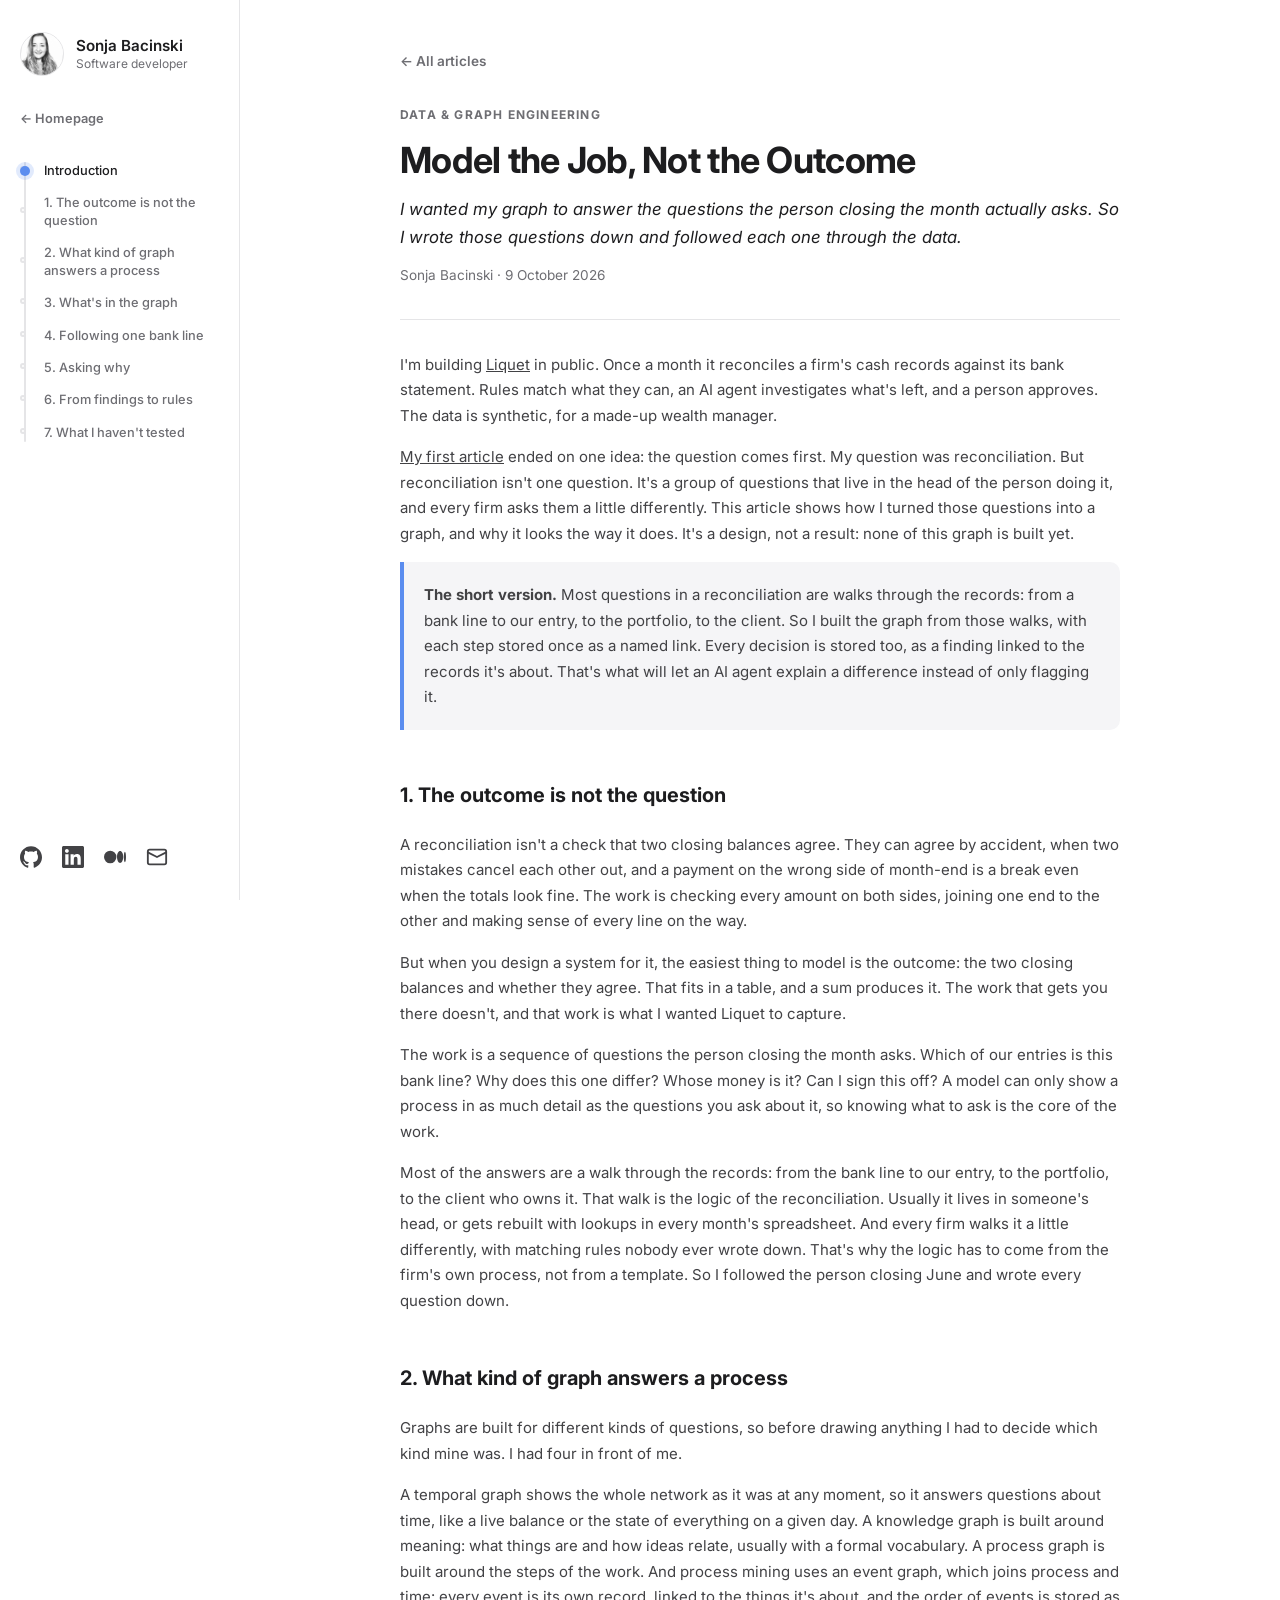
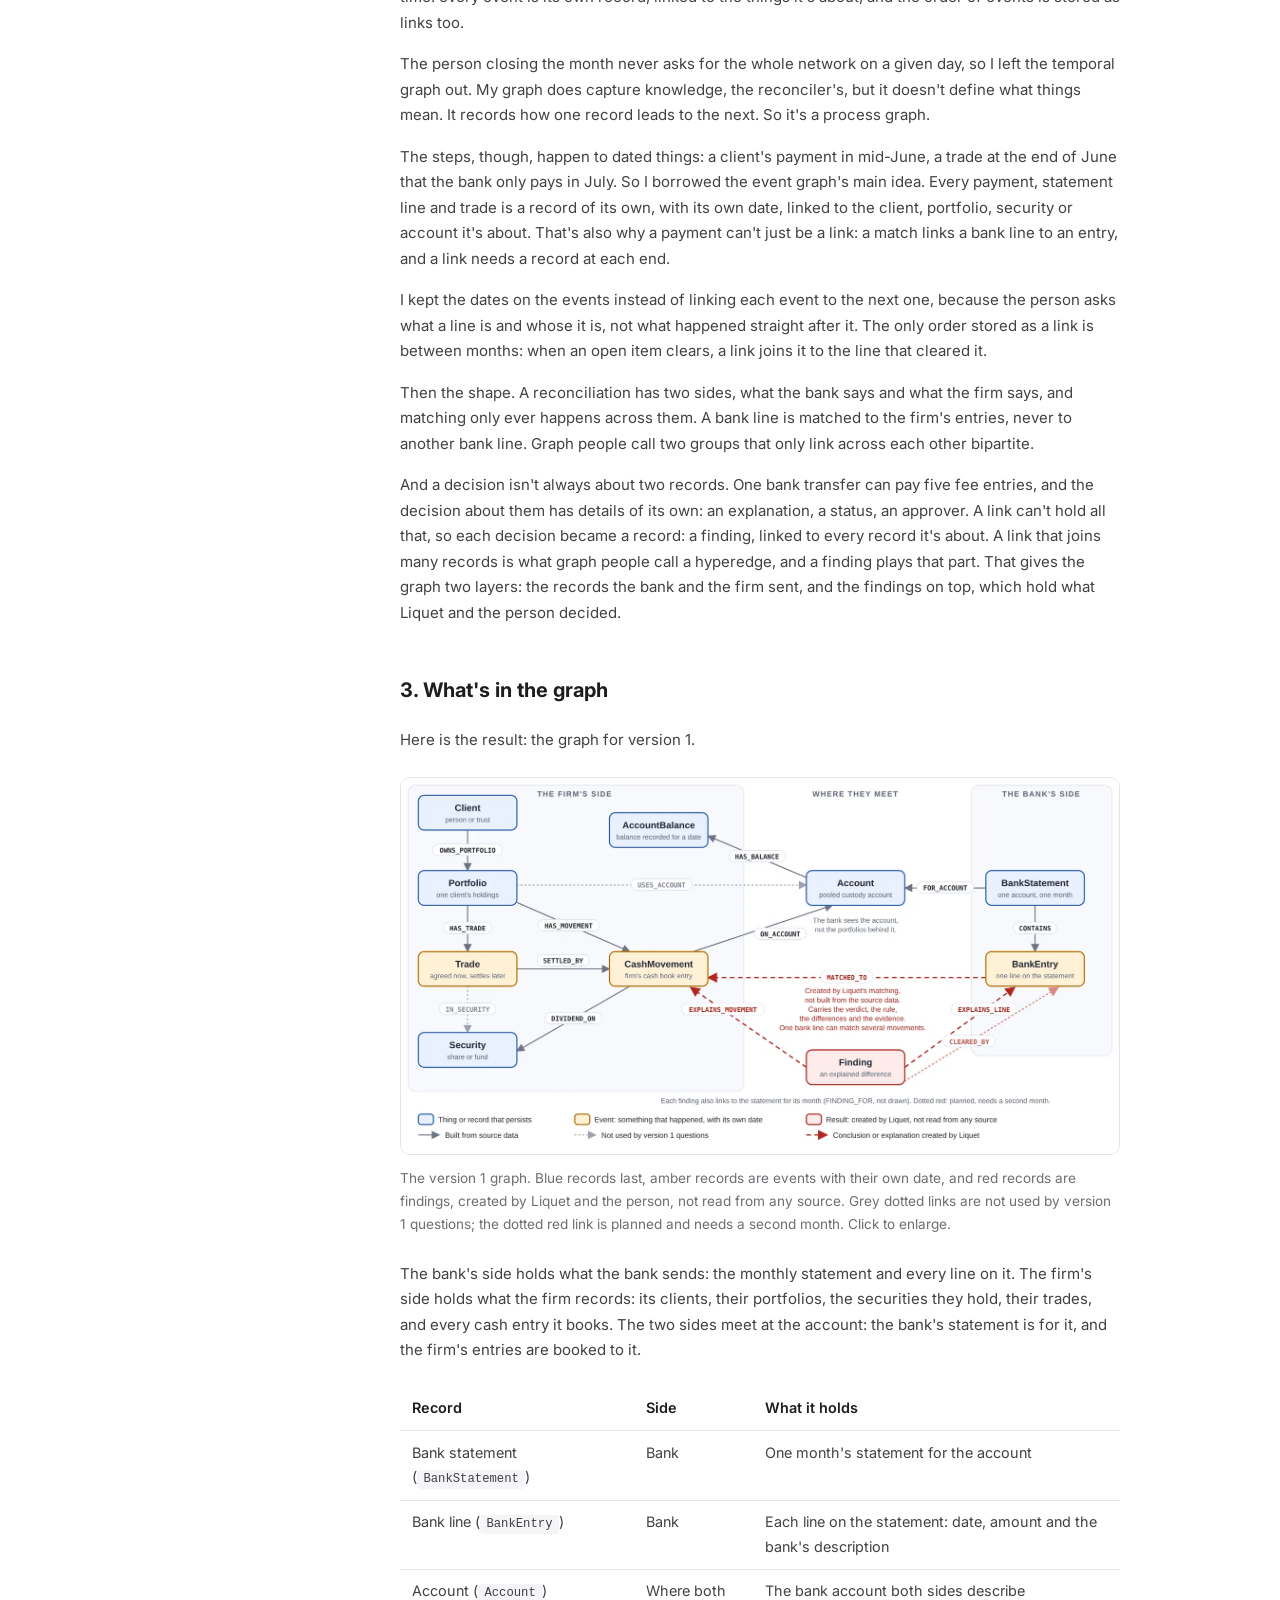
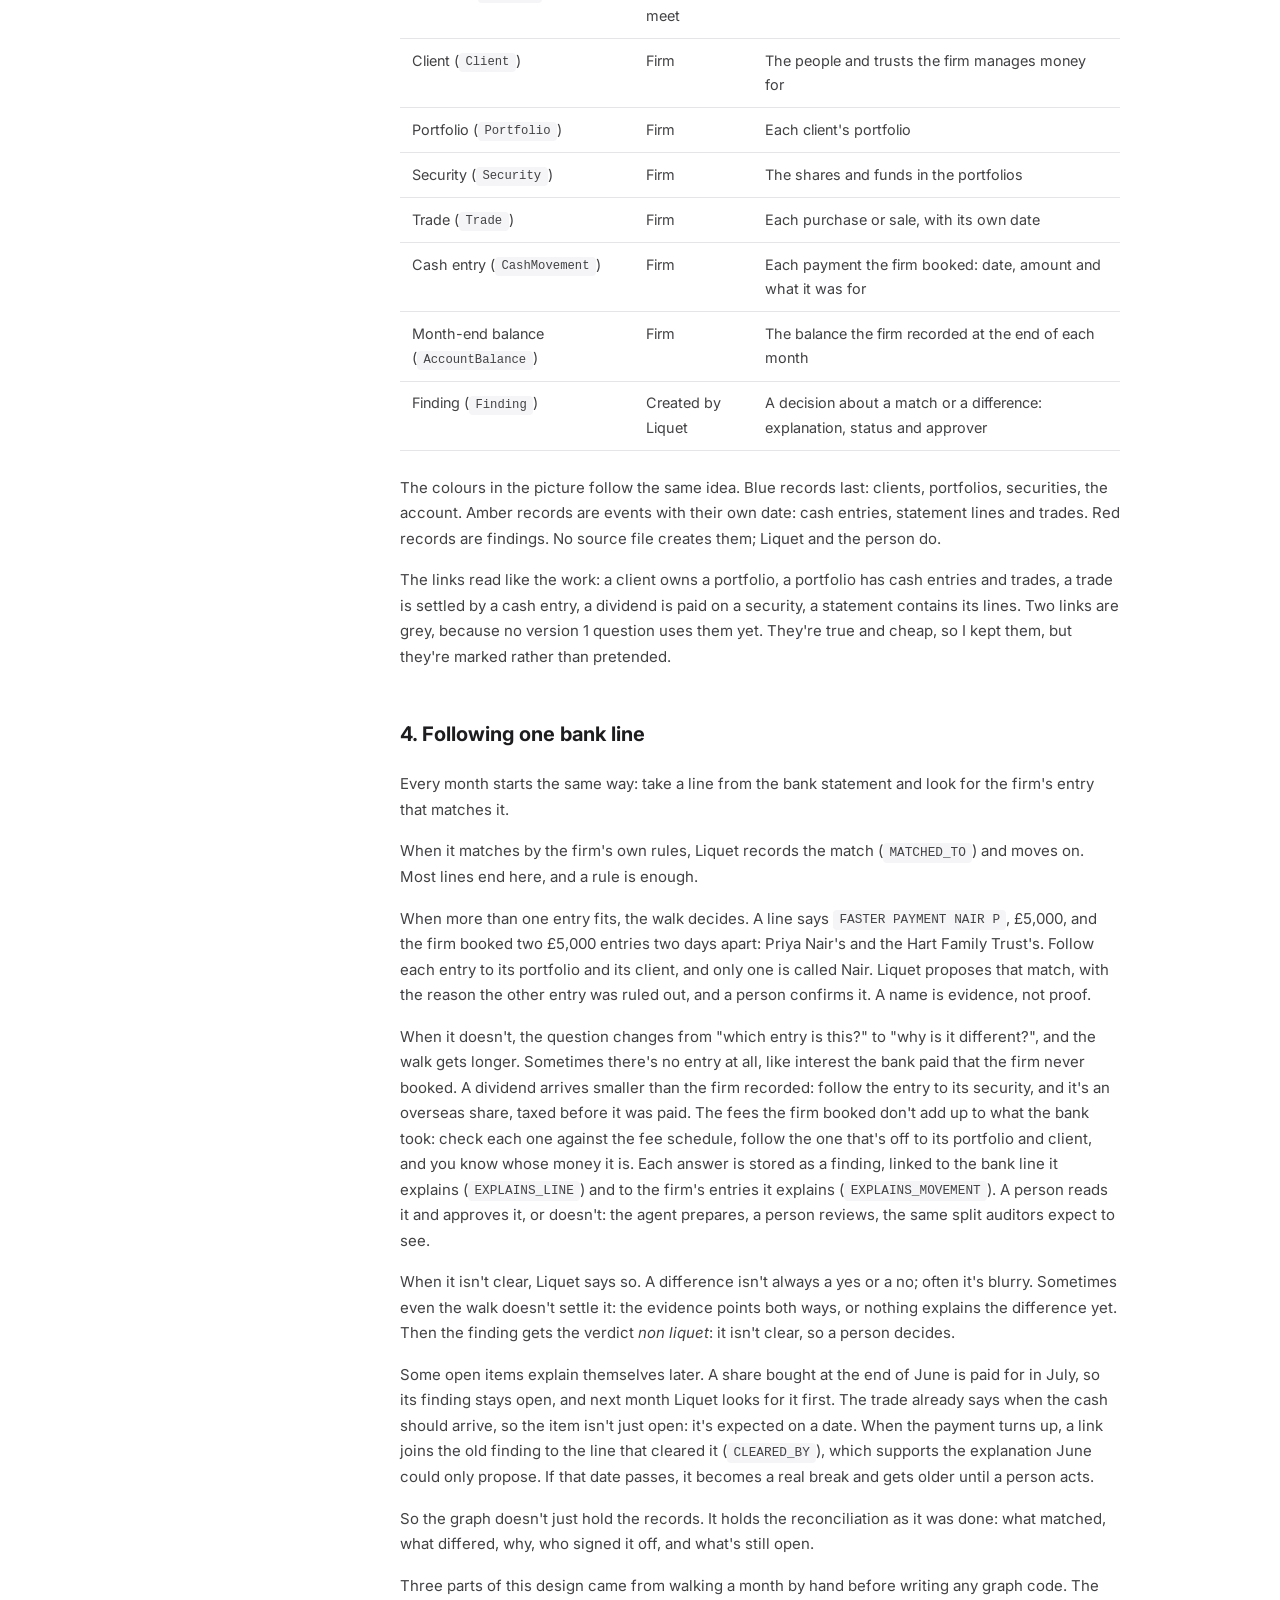
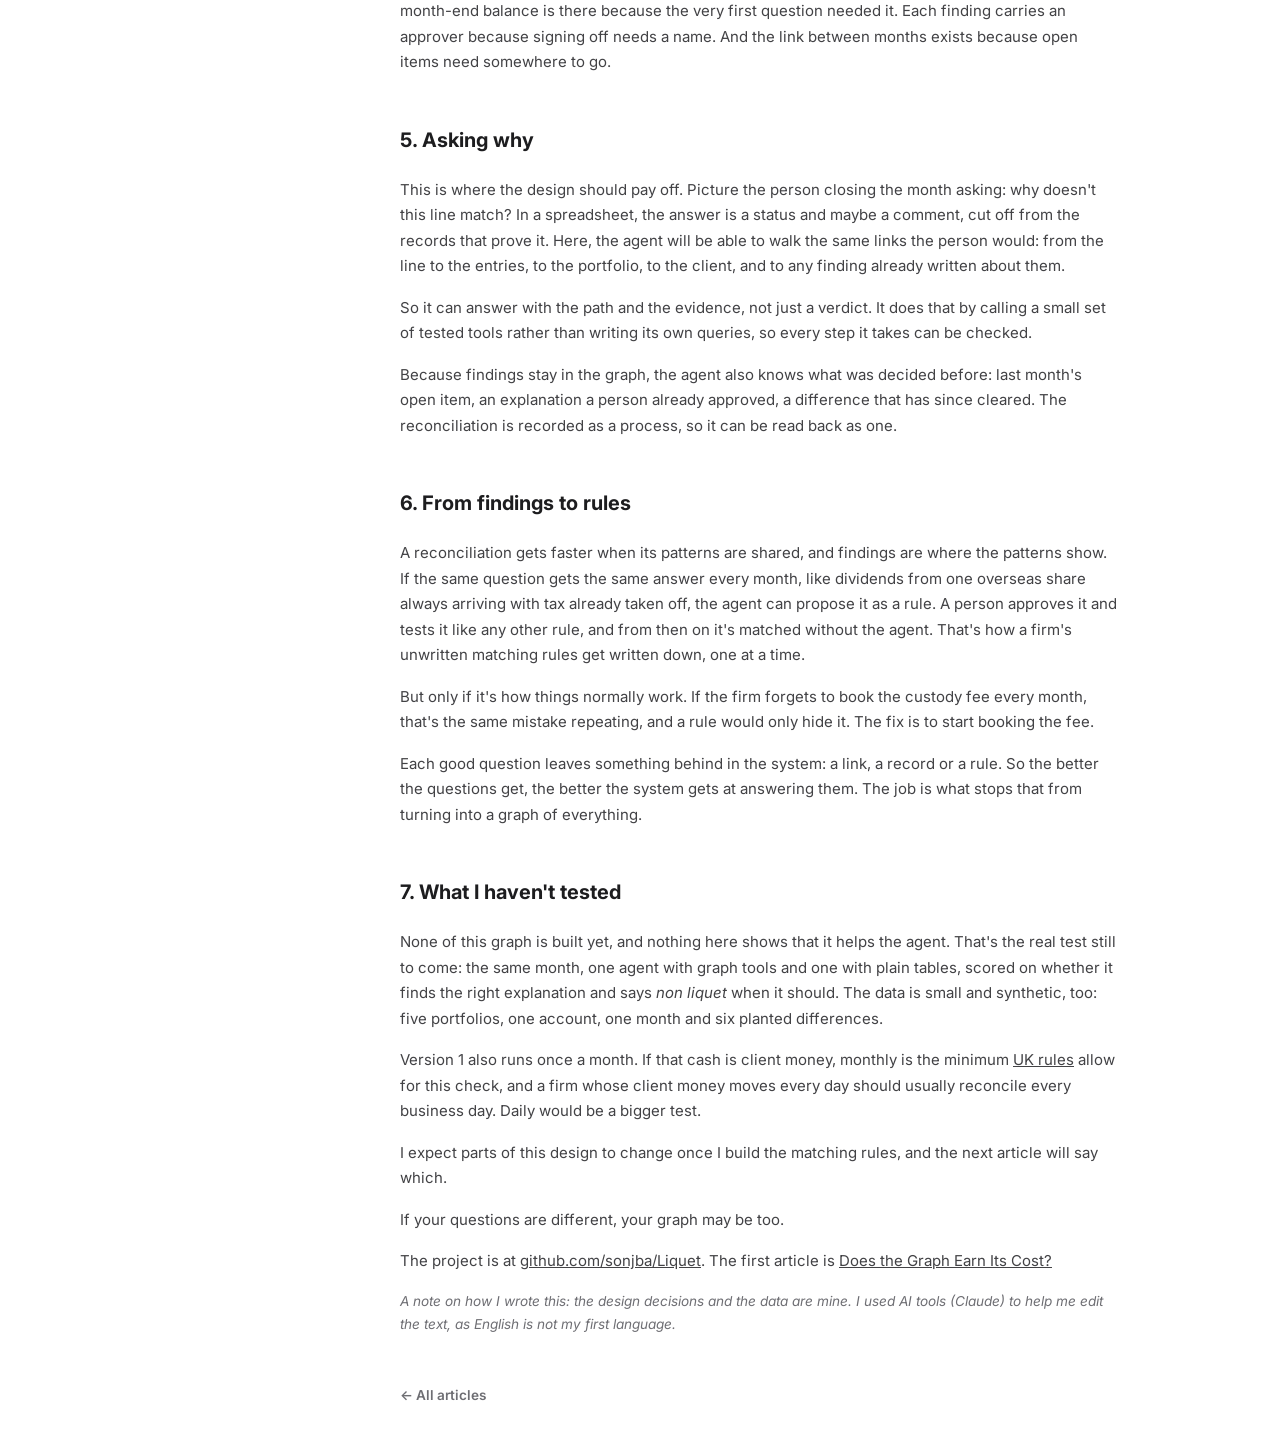
<file: articles/model-the-job-not-the-outcome.html>
<!DOCTYPE html>
<html lang="en">
<head>
  <meta charset="UTF-8">
  <meta name="viewport" content="width=device-width, initial-scale=1.0">
  <link rel="canonical" href="https://sonjabacinski.com/articles/model-the-job-not-the-outcome">
  <meta name="description" content="How I found the questions behind Liquet, a month-end reconciliation system, by following the person closing the month, and how those questions turned into a graph design.">

  <meta property="og:title" content="Model the Job, Not the Outcome — Sonja Bacinski">
  <meta property="og:description" content="How I found the questions behind Liquet, a month-end reconciliation system, by following the person closing the month, and how those questions turned into a graph design.">
  <meta property="og:type" content="article">
  <meta property="og:url" content="https://sonjabacinski.com/articles/model-the-job-not-the-outcome">
  <meta property="og:image" content="https://sonjabacinski.com/images/og-model-the-job-not-the-outcome.png">

  <meta name="twitter:card" content="summary_large_image">
  <meta name="twitter:title" content="Model the Job, Not the Outcome — Sonja Bacinski">
  <meta name="twitter:description" content="How I found the questions behind Liquet, a month-end reconciliation system, by following the person closing the month, and how those questions turned into a graph design.">
  <meta name="twitter:image" content="https://sonjabacinski.com/images/og-model-the-job-not-the-outcome.png">

  <title>Model the Job, Not the Outcome: Designing a Graph from Real Questions - Sonja Bacinski</title>
  <link rel="icon" type="image/svg+xml" href="../images/sb-logo.png">
  <link rel="preconnect" href="https://fonts.googleapis.com">
  <link rel="preconnect" href="https://fonts.gstatic.com" crossorigin>
  <link href="https://fonts.googleapis.com/css2?family=Inter:wght@400;500;600;700&display=swap" rel="stylesheet">
  <link rel="stylesheet" href="../css/style.css">
  <script type="application/ld+json">
  {
    "@context": "https://schema.org",
    "@type": "Article",
    "headline": "Model the Job, Not the Outcome",
    "description": "How I found the questions behind Liquet, a month-end reconciliation system, by following the person closing the month, and how those questions turned into a graph design.",
    "datePublished": "2026-10-09",
    "dateModified": "2026-10-09",
    "author": {
      "@type": "Person",
      "name": "Sonja Bacinski",
      "url": "https://sonjabacinski.com",
      "sameAs": [
        "https://www.linkedin.com/in/sonja-bacinski/",
        "https://github.com/sonjba",
        "https://medium.com/@sonja.bacinski"
      ]
    },
    "mainEntityOfPage": "https://sonjabacinski.com/articles/model-the-job-not-the-outcome"
  }
  </script>
</head>
<body>
  <header class="top-header">
    <div class="header-container">
      <div class="identity">
        <a href="../#top" aria-label="Sonja Bacinski - Home">
          <img src="../images/sonja.jpg" alt="Sonja Bacinski" class="avatar" width="44" height="44">
          <span class="identity-text"><strong>Sonja Bacinski</strong><span>Software developer</span></span>
        </a>
      </div>

      <button class="nav-toggle" aria-label="Menu" aria-expanded="false" aria-controls="site-nav">
        <span></span>
        <span></span>
        <span></span>
      </button>

      <nav class="top-nav" id="site-nav" aria-label="In-page navigation">
        <ul>
          <li><a href="../#about">About</a></li>
          <li><a href="../#experience">Experience</a></li>
          <li><a href="../#projects">Projects</a></li>
          <li><a href="../#how-i-work">How I work</a></li>
          <li><a href="./" class="active">Writing</a></li>
          <li><a href="../#skills">Skills</a></li>
          <li><a href="../#education">Education</a></li>
          <li><a href="../#contact">Contact</a></li>
        </ul>
      </nav>

      <ul class="social-links">
        <li>
          <a href="https://github.com/sonjba" target="_blank" rel="noopener" aria-label="GitHub">
            <svg xmlns="http://www.w3.org/2000/svg" width="24" height="24" viewBox="0 0 24 24" fill="currentColor" aria-hidden="true"><path d="M12 .297c-6.63 0-12 5.373-12 12 0 5.303 3.438 9.8 8.205 11.385.6.113.82-.258.82-.577 0-.285-.01-1.04-.015-2.04-3.338.724-4.042-1.61-4.042-1.61C4.422 18.07 3.633 17.7 3.633 17.7c-1.087-.744.084-.729.084-.729 1.205.084 1.838 1.236 1.838 1.236 1.07 1.835 2.809 1.305 3.495.998.108-.776.417-1.305.76-1.605-2.665-.3-5.466-1.332-5.466-5.93 0-1.31.465-2.38 1.235-3.22-.135-.303-.54-1.523.105-3.176 0 0 1.005-.322 3.3 1.23.96-.267 1.98-.399 3-.405 1.02.006 2.04.138 3 .405 2.28-1.552 3.285-1.23 3.285-1.23.645 1.653.24 2.873.12 3.176.765.84 1.23 1.91 1.23 3.22 0 4.61-2.805 5.625-5.475 5.92.42.36.81 1.096.81 2.22 0 1.606-.015 2.896-.015 3.286 0 .315.21.69.825.57C20.565 22.092 24 17.592 24 12.297c0-6.627-5.373-12-12-12"/></svg>
          </a>
        </li>
        <li>
          <a href="https://www.linkedin.com/in/sonja-bacinski/" target="_blank" rel="noopener" aria-label="LinkedIn">
            <svg xmlns="http://www.w3.org/2000/svg" width="24" height="24" viewBox="0 0 24 24" fill="currentColor" aria-hidden="true"><path d="M20.447 20.452h-3.554v-5.569c0-1.328-.027-3.037-1.852-3.037-1.853 0-2.136 1.445-2.136 2.939v5.667H9.351V9h3.414v1.561h.046c.477-.9 1.637-1.85 3.37-1.85 3.601 0 4.267 2.37 4.267 5.455v6.286zM5.337 7.433c-1.144 0-2.063-.926-2.063-2.065 0-1.138.92-2.063 2.063-2.063 1.14 0 2.064.925 2.064 2.063 0 1.139-.925 2.065-2.064 2.065zm1.782 13.019H3.555V9h3.564v11.452zM22.225 0H1.771C.792 0 0 .774 0 1.729v20.542C0 23.227.792 24 1.771 24h20.451C23.2 24 24 23.227 24 22.271V1.729C24 .774 23.2 0 22.225 0z"/></svg>
          </a>
        </li>
        <li>
          <a href="https://medium.com/@sonja.bacinski" target="_blank" rel="noopener" aria-label="Medium">
            <svg xmlns="http://www.w3.org/2000/svg" width="24" height="24" viewBox="0 0 24 24" fill="currentColor" aria-hidden="true"><path d="M13.54 12a6.8 6.8 0 0 1-6.77 6.82A6.8 6.8 0 0 1 0 12a6.8 6.8 0 0 1 6.77-6.82A6.8 6.8 0 0 1 13.54 12zm7.42 0c0 3.54-1.51 6.42-3.38 6.42-1.87 0-3.39-2.88-3.39-6.42s1.52-6.42 3.39-6.42 3.38 2.88 3.38 6.42M24 12c0 3.17-.53 5.75-1.19 5.75-.66 0-1.19-2.58-1.19-5.75s.53-5.75 1.19-5.75C23.47 6.25 24 8.83 24 12"/></svg>
          </a>
        </li>
        <li>
          <a href="mailto:sonja.bacinski@live.com" aria-label="Email">
            <svg xmlns="http://www.w3.org/2000/svg" width="24" height="24" viewBox="0 0 24 24" fill="none" stroke="currentColor" stroke-width="2" stroke-linecap="round" stroke-linejoin="round" aria-hidden="true"><rect x="2" y="4" width="20" height="16" rx="2"/><path d="m22 7-10 5L2 7"/></svg>
          </a>
        </li>
      </ul>
    </div>
  </header>

  <main class="main-content">
    <article class="article">

      <a href="./" class="article-back">&larr; All articles</a>

      <header class="article-header">
        <p class="article-eyebrow">Data &amp; Graph Engineering</p>
        <h1 class="article-title">Model the Job, Not the Outcome</h1>
        <p class="article-dek">
          I wanted my graph to answer the questions the person closing the month actually asks.
          So I wrote those questions down and followed each one through the data.
        </p>
        <p class="article-meta">Sonja Bacinski · 9 October 2026</p>
      </header>

      <div class="article-body">

        <p>
          I'm building <a href="https://github.com/sonjba/Liquet" target="_blank" rel="noopener">Liquet</a>
          in public. Once a month it reconciles a firm's cash records against its bank statement.
          Rules match what they can, an AI agent investigates what's left, and a person approves.
          The data is synthetic, for a made-up wealth manager.
        </p>

        <p>
          <a href="does-the-graph-earn-its-cost.html">My first article</a> ended on one idea: the
          question comes first. My question was reconciliation. But reconciliation isn't one
          question. It's a group of questions that live in the head of the person doing it, and
          every firm asks them a little differently. This article shows how I turned those
          questions into a graph, and why it looks the way it does. It's a design, not a result:
          none of this graph is built yet.
        </p>

        <div class="article-callout">
          <p>
            <strong>The short version.</strong> Most questions in a reconciliation are walks
            through the records: from a bank line to our entry, to the portfolio, to the client.
            So I built the graph from those walks, with each step stored once as a named link.
            Every decision is stored too, as a finding linked to the records it's about. That's
            what will let an AI agent explain a difference instead of only flagging it.
          </p>
        </div>

        <h2>1. The outcome is not the question</h2>

        <p>
          A reconciliation isn't a check that two closing balances agree. They can agree by accident, when two mistakes cancel each other out, and a payment on the wrong side of month-end is a break even when the totals look fine. The work is checking every amount on both sides, joining one end to the other and making sense of every line on the way.
        </p>

        <p>
          But when you design a system for it, the easiest thing to model is the outcome: the two closing balances and whether they agree. That fits in a table, and a sum produces it. The work that gets you there doesn't, and that work is what I wanted Liquet to capture.
        </p>

        <p>
          The work is a sequence of questions the person closing the month asks. Which of our entries is this bank line? Why does this one differ? Whose money is it? Can I sign this off? A model can only show a process in as much detail as the questions you ask about it, so knowing what to ask is the core of the work.
        </p>

        <p>
          Most of the answers are a walk through the records: from the bank line to our entry, to the portfolio, to the client who owns it. That walk is the logic of the reconciliation. Usually it lives in someone's head, or gets rebuilt with lookups in every month's spreadsheet. And every firm walks it a little differently, with matching rules nobody ever wrote down. That's why the logic has to come from the firm's own process, not from a template. So I followed the person closing June and wrote every question down.
        </p>

        <h2>2. What kind of graph answers a process</h2>

        <p>
          Graphs are built for different kinds of questions, so before drawing anything I had to
          decide which kind mine was. I had four in front of me.
        </p>

        <p>
          A temporal graph shows the whole network as it was at any moment, so it answers
          questions about time, like a live balance or the state of everything on a given day. A
          knowledge graph is built around meaning: what things are and how ideas relate, usually
          with a formal vocabulary. A process graph is built around the steps of the work. And
          process mining uses an event graph, which joins process and time: every event is its own
          record, linked to the things it's about, and the order of events is stored as links too.
        </p>

        <p>
          The person closing the month never asks for the whole network on a given day, so I left
          the temporal graph out. My graph does capture knowledge, the reconciler's, but it
          doesn't define what things mean. It records how one record leads to the next. So it's a
          process graph.
        </p>

        <p>
          The steps, though, happen to dated things: a client's payment in mid-June, a trade at
          the end of June that the bank only pays in July. So I borrowed the event graph's main
          idea. Every payment, statement line and trade is a record of its own, with its own date,
          linked to the client, portfolio, security or account it's about. That's also why a
          payment can't just be a link: a match links a bank line to an entry, and a link needs a
          record at each end.
        </p>

        <p>
          I kept the dates on the events instead of linking each event to the next one, because
          the person asks what a line is and whose it is, not what happened straight after it. The
          only order stored as a link is between months: when an open item clears, a link joins it
          to the line that cleared it.
        </p>

        <p>
          Then the shape. A reconciliation has two sides, what the bank says and what the firm
          says, and matching only ever happens across them. A bank line is matched to the firm's
          entries, never to another bank line. Graph people call two groups that only link across
          each other bipartite.
        </p>

        <p>
          And a decision isn't always about two records. One bank transfer can pay five fee
          entries, and the decision about them has details of its own: an explanation, a status,
          an approver. A link can't hold all that, so each decision became a record: a finding,
          linked to every record it's about. A link that joins many records is what graph people
          call a hyperedge, and a finding plays that part. That gives the graph two layers: the
          records the bank and the firm sent, and the findings on top, which hold what Liquet and
          the person decided.
        </p>

        <h2>3. What's in the graph</h2>

        <p>Here is the result: the graph for version 1.</p>

        <figure class="article-diagram">
          <a href="../images/liquet-graph-v1.png" target="_blank" rel="noopener">
            <img src="../images/liquet-graph-v1.png" width="1512" height="793" loading="lazy"
                 alt="The version 1 graph. On the firm's side: Client, Portfolio, Trade, Security, AccountBalance and CashMovement. On the bank's side: BankStatement and BankEntry. Where they meet: Account. Links built from source data connect them, including OWNS_PORTFOLIO, HAS_TRADE, HAS_MOVEMENT, SETTLED_BY, DIVIDEND_ON, ON_ACCOUNT, FOR_ACCOUNT and CONTAINS. Two links, USES_ACCOUNT and IN_SECURITY, are not used by version 1 questions. A Finding node, created by Liquet's matching, links to cash movements and bank entries through MATCHED_TO, EXPLAINS_MOVEMENT and EXPLAINS_LINE, with a planned CLEARED_BY link that needs a second month.">
          </a>
          <figcaption>
            The version 1 graph. Blue records last, amber records are events with their own date,
            and red records are findings, created by Liquet and the person, not read from any
            source. Grey dotted links are not used by version 1 questions; the dotted red link is
            planned and needs a second month. Click to enlarge.
          </figcaption>
        </figure>

        <p>
          The bank's side holds what the bank sends: the monthly statement and every line on it.
          The firm's side holds what the firm records: its clients, their portfolios, the
          securities they hold, their trades, and every cash entry it books. The two sides meet at
          the account: the bank's statement is for it, and the firm's entries are booked to it.
        </p>

        <div class="article-table-wrap">
          <table class="article-table">
            <thead>
              <tr>
                <th>Record</th>
                <th>Side</th>
                <th>What it holds</th>
              </tr>
            </thead>
            <tbody>
              <tr><td>Bank statement (<code>BankStatement</code>)</td><td>Bank</td><td>One month's statement for the account</td></tr>
              <tr><td>Bank line (<code>BankEntry</code>)</td><td>Bank</td><td>Each line on the statement: date, amount and the bank's description</td></tr>
              <tr><td>Account (<code>Account</code>)</td><td>Where both meet</td><td>The bank account both sides describe</td></tr>
              <tr><td>Client (<code>Client</code>)</td><td>Firm</td><td>The people and trusts the firm manages money for</td></tr>
              <tr><td>Portfolio (<code>Portfolio</code>)</td><td>Firm</td><td>Each client's portfolio</td></tr>
              <tr><td>Security (<code>Security</code>)</td><td>Firm</td><td>The shares and funds in the portfolios</td></tr>
              <tr><td>Trade (<code>Trade</code>)</td><td>Firm</td><td>Each purchase or sale, with its own date</td></tr>
              <tr><td>Cash entry (<code>CashMovement</code>)</td><td>Firm</td><td>Each payment the firm booked: date, amount and what it was for</td></tr>
              <tr><td>Month-end balance (<code>AccountBalance</code>)</td><td>Firm</td><td>The balance the firm recorded at the end of each month</td></tr>
              <tr><td>Finding (<code>Finding</code>)</td><td>Created by Liquet</td><td>A decision about a match or a difference: explanation, status and approver</td></tr>
            </tbody>
          </table>
        </div>

        <p>
          The colours in the picture follow the same idea. Blue records last: clients, portfolios,
          securities, the account. Amber records are events with their own date: cash entries,
          statement lines and trades. Red records are findings. No source file creates them;
          Liquet and the person do.
        </p>

        <p>
          The links read like the work: a client owns a portfolio, a portfolio has cash entries
          and trades, a trade is settled by a cash entry, a dividend is paid on a security, a
          statement contains its lines. Two links are grey, because no version 1 question uses
          them yet. They're true and cheap, so I kept them, but they're marked rather than
          pretended.
        </p>

        <h2>4. Following one bank line</h2>

        <p>
          Every month starts the same way: take a line from the bank statement and look for the
          firm's entry that matches it.
        </p>

        <p>
          When it matches by the firm's own rules, Liquet records the match
          (<code>MATCHED_TO</code>) and moves on. Most lines end here, and a rule is enough.
        </p>

        <p>
          When more than one entry fits, the walk decides. A line says
          <code>FASTER PAYMENT NAIR P</code>, £5,000, and the firm booked two £5,000 entries two
          days apart: Priya Nair's and the Hart Family Trust's. Follow each entry to its portfolio
          and its client, and only one is called Nair. Liquet proposes that match, with the
          reason the other entry was ruled out, and a person confirms it. A name is evidence, not
          proof.
        </p>

        <p>
          When it doesn't, the question changes from "which entry is this?" to "why is it
          different?", and the walk gets longer. Sometimes there's no entry at all, like interest
          the bank paid that the firm never booked. A dividend arrives smaller than the firm
          recorded: follow the entry to its security, and it's an overseas share, taxed before it
          was paid. The fees the firm booked don't add up to what the bank took: check each one
          against the fee schedule, follow the one that's off to its portfolio and client, and you
          know whose money it is. Each answer is stored as a finding, linked to the bank line it
          explains (<code>EXPLAINS_LINE</code>) and to the firm's entries it explains
          (<code>EXPLAINS_MOVEMENT</code>). A person reads it and approves it, or doesn't: the
          agent prepares, a person reviews, the same split auditors expect to see.
        </p>

        <p>
          When it isn't clear, Liquet says so. A difference isn't always a yes or a no; often it's
          blurry. Sometimes even the walk doesn't settle it: the evidence points both ways, or
          nothing explains the difference yet. Then the finding gets the verdict <em>non liquet</em>: it isn't clear, so a person decides.
        </p>

        <p>
          Some open items explain themselves later. A share bought at the end of June is paid for
          in July, so its finding stays open, and next month Liquet looks for it first. The trade
          already says when the cash should arrive, so the item isn't just open: it's expected on
          a date. When the payment turns up, a link joins the old finding to the line that cleared
          it (<code>CLEARED_BY</code>), which supports the explanation June could only propose. If
          that date passes, it becomes a real break and gets older until a person acts.
        </p>

        <p>
          So the graph doesn't just hold the records. It holds the reconciliation as it was done:
          what matched, what differed, why, who signed it off, and what's still open.
        </p>

        <p>
          Three parts of this design came from walking a month by hand before writing any graph
          code. The month-end balance is there because the very first question needed it. Each
          finding carries an approver because signing off needs a name. And the link between
          months exists because open items need somewhere to go.
        </p>

        <h2>5. Asking why</h2>

        <p>
          This is where the design should pay off. Picture the person closing the month asking:
          why doesn't this line match? In a spreadsheet, the answer is a status and maybe a comment, cut off from the records that prove it.
          Here, the agent will be able to walk the same links the person would: from the line to
          the entries, to the portfolio, to the client, and to any finding already written about
          them.
        </p>

        <p>
          So it can answer with the path and the evidence, not just a verdict. It does that by
          calling a small set of tested tools rather than writing its own queries, so every step
          it takes can be checked.
        </p>

        <p>
          Because findings stay in the graph, the agent also knows what was decided before: last
          month's open item, an explanation a person already approved, a difference that has since
          cleared. The reconciliation is recorded as a process, so it can be read back as one.
        </p>

        <h2>6. From findings to rules</h2>

        <p>
          A reconciliation gets faster when its patterns are shared, and findings are where the
          patterns show. If the same question gets the same answer every month, like dividends
          from one overseas share always arriving with tax already taken off, the agent can
          propose it as a rule. A person approves it and tests it like any other rule, and from
          then on it's matched without the agent. That's how a firm's unwritten matching rules get
          written down, one at a time.
        </p>

        <p>
          But only if it's how things normally work. If the firm forgets to book the custody fee
          every month, that's the same mistake repeating, and a rule would only hide it. The fix
          is to start booking the fee.
        </p>

        <p>
          Each good question leaves something behind in the system: a link, a record or a rule.
          So the better the questions get, the better the system gets at answering them. The job
          is what stops that from turning into a graph of everything.
        </p>

        <h2>7. What I haven't tested</h2>

        <p>
          None of this graph is built yet, and nothing here shows that it helps the agent. That's
          the real test still to come: the same month, one agent with graph tools and one with
          plain tables, scored on whether it finds the right explanation and says
          <em>non liquet</em> when it should. The data is small and synthetic, too: five
          portfolios, one account, one month and six planted differences.
        </p>

        <p>
          Version 1 also runs once a month. If that cash is client money, monthly is the minimum
          <a href="https://www.handbook.fca.org.uk/handbook/CASS/7/15.html" target="_blank" rel="noopener">UK rules</a>
          allow for this check, and a firm whose client money moves every day should usually
          reconcile every business day. Daily would be a bigger test.
        </p>

        <p>
          I expect parts of this design to change once I build the matching rules, and the next
          article will say which.
        </p>

        <p>If your questions are different, your graph may be too.</p>

        <p>
          The project is at
          <a href="https://github.com/sonjba/Liquet" target="_blank" rel="noopener">github.com/sonjba/Liquet</a>.
          The first article is
          <a href="does-the-graph-earn-its-cost.html">Does the Graph Earn Its Cost?</a>
        </p>

        <p class="article-note">
          A note on how I wrote this: the design decisions and the data are mine. I used AI tools
          (Claude) to help me edit the text, as English is not my first language.
        </p>

      </div>

      <a href="./" class="article-back article-back-bottom">&larr; All articles</a>
    </article>
  </main>

  <script src="../js/main.js"></script>
</body>
</html>
</file>
<file: css/style.css>
/* ============================================
   SONJABACINSKI.COM — style.css
   Mobile-first. Breakpoints: 48rem (tablet), 64rem (desktop)
   ============================================ */

/* ---------- 1. Variables ---------- */
:root {
  /* Colors */
  --bg: #ffffff;
  --text: #424245;
  --heading: #1d1d1f;
  --faint: #6e6e73;
  --line: #e5e5e7;
  --card: #f5f5f7;
  --accent: #5b8def;

  /* Spacing scale */
  --s-1: 0.5rem;
  --s-2: 0.75rem;
  --s-3: 1.25rem;
  --s-4: 2rem;
  --s-5: 3rem;
  --s-6: 5rem;

  /* Misc */
  --radius: 10px;
  --max-width: 80rem;
}

/* ---------- 2. Reset & base ---------- */
*,
*::before,
*::after {
  box-sizing: border-box;
  margin: 0;
  padding: 0;
}

html {
  scroll-behavior: smooth;
}

body {
  background: var(--bg);
  color: var(--text);
  font-family: "Inter", system-ui, -apple-system, "Segoe UI", sans-serif;
  line-height: 1.7;
  -webkit-font-smoothing: antialiased;
}

img {
  max-width: 100%;
  display: block;
}

a {
  color: inherit;
}

ul {
  list-style: none;
}

::selection {
  background: var(--heading);
  color: var(--bg);
}

:focus-visible {
  outline: 2px solid var(--heading);
  outline-offset: 3px;
}

/* ---------- 3. Layout ---------- */
.main-content {
  max-width: var(--max-width);
  margin-inline: auto;
  padding: var(--s-4) var(--s-3) var(--s-6);
}

@media (min-width: 48rem) {
  .main-content {
    padding: var(--s-5) var(--s-4) var(--s-6);
  }
}

@media (min-width: 64rem) {
  .main-content {
    padding: var(--s-5) 6rem;
  }
}

section {
  margin-bottom: var(--s-6);
  scroll-margin-top: 5.5rem;
}

@media (min-width: 64rem) {
  section {
    margin-bottom: 8rem;
    scroll-margin-top: 7rem;
  }
}

section p + p {
  margin-top: 1rem;
}

.section-heading {
  font-size: 0.85rem;
  font-weight: 700;
  text-transform: uppercase;
  letter-spacing: 0.1em;
  color: var(--heading);
  margin-bottom: var(--s-4);
}

@media (min-width: 64rem) {
  .section-heading {
    font-size: 1.5rem;
    text-transform: none;
    letter-spacing: -0.01em;
  }
}

/* ---------- 4. Header ---------- */
.top-header {
  position: sticky;
  top: 0;
  z-index: 100;
  background: var(--bg);
  border-bottom: 1px solid var(--line);
}

.header-container {
  max-width: var(--max-width);
  margin-inline: auto;
  display: flex;
  align-items: center;
  justify-content: space-between;
  gap: var(--s-3);
  padding: 0.875rem var(--s-3);
  flex-wrap: wrap;
}

@media (min-width: 64rem) {
  .header-container {
    flex-wrap: nowrap;
    gap: var(--s-4);
    padding: var(--s-3) 6rem;
  }
}

.avatar {
  width: 44px;
  height: 44px;
  object-fit: cover;
  border-radius: 50%;
  border: 1px solid var(--line);
}

/* Hamburger toggle — mobile only */
.nav-toggle {
  display: flex;
  flex-direction: column;
  justify-content: center;
  gap: 5px;
  width: 44px;
  height: 44px;
  padding: 10px;
  margin-left: auto;
  background: none;
  border: none;
  cursor: pointer;
}

.nav-toggle span {
  display: block;
  height: 2px;
  width: 100%;
  background: var(--heading);
  border-radius: 2px;
  transition: transform 0.25s ease, opacity 0.25s ease;
}

.nav-toggle.is-open span:nth-child(1) {
  transform: translateY(7px) rotate(45deg);
}
.nav-toggle.is-open span:nth-child(2) {
  opacity: 0;
}
.nav-toggle.is-open span:nth-child(3) {
  transform: translateY(-7px) rotate(-45deg);
}

@media (min-width: 48rem) {
  .nav-toggle {
    display: none;
  }
}

/* Nav — collapsed dropdown on mobile, row on tablet+ */
.top-nav {
  order: 3;
  width: 100%;
  display: none;
}

.top-nav.is-open {
  display: block;
  padding: var(--s-1) 0 var(--s-2);
}

.top-nav ul {
  display: flex;
  flex-direction: column;
}

.top-nav a {
  display: block;
  padding: 0.8rem 0.25rem;
  text-decoration: none;
  text-transform: uppercase;
  font-size: 0.75rem;
  font-weight: 700;
  letter-spacing: 0.08em;
  color: var(--faint);
  border-top: 1px solid var(--line);
  transition: color 0.2s ease;
}

.top-nav li:first-child a {
  border-top: none;
}

.top-nav a:hover,
.top-nav a.active {
  color: var(--heading);
}

@media (min-width: 48rem) {
  .top-nav {
    display: block;
    order: unset;
    width: auto;
    flex: 1;
  }

  .top-nav ul {
    flex-direction: row;
    flex-wrap: wrap;
    gap: var(--s-3) var(--s-4);
  }

  .top-nav a {
    padding: 0;
    border-top: none;
    font-size: 0.75rem;
    letter-spacing: 0.1em;
  }
}

/* Social icons */
.social-links {
  display: flex;
  gap: var(--s-3);
}

.social-links a {
  display: flex;
  color: var(--text);
  transition: color 0.2s ease;
}

.social-links a:hover {
  color: var(--heading);
}

.social-links svg {
  width: 22px;
  height: 22px;
}

/* ---------- 5. Shared components ---------- */

/* Pills — one style for all tag lists (.skills, .tags) */
.skills,
.tags {
  display: flex;
  flex-wrap: wrap;
  gap: 0.6rem;
  margin-top: var(--s-3);
}

.skills li,
.tags li {
  background: var(--card);
  color: var(--heading);
  padding: 0.4rem 0.9rem;
  border-radius: 999px;
  font-size: 0.85rem;
  font-weight: 500;
}

/* Outline buttons (.btn, .cv-link) */
.btn,
.cv-link {
  position: relative;
  display: inline-flex;
  align-items: center;
  gap: var(--s-1);
  margin-top: var(--s-3);
  padding: 0.85rem 1.75rem;
  border: 1px solid var(--heading);
  background: transparent;
  color: var(--heading);
  text-decoration: none;
  text-transform: uppercase;
  font-size: 0.72rem;
  font-weight: 600;
  letter-spacing: 0.15em;
  overflow: hidden;
  transition: color 0.25s ease;
}

.btn::before,
.cv-link::before {
  content: "";
  position: absolute;
  inset: 0;
  background: var(--heading);
  transform: scaleX(0);
  transform-origin: left;
  transition: transform 0.25s ease;
}

.btn:hover::before,
.cv-link:hover::before {
  transform: scaleX(1);
}

.btn:hover,
.cv-link:hover {
  color: var(--bg);
}

.btn > *,
.cv-link > * {
  position: relative;
  z-index: 1;
}

.arrow {
  transition: transform 0.2s ease;
}

.btn:hover .arrow,
.cv-link:hover .arrow,
a:hover .arrow {
  transform: translate(3px, -3px);
}

/* ---------- 6. Hero ---------- */
.hero {
  min-height: 70vh;
  display: flex;
  flex-direction: column;
  justify-content: center;
  padding: var(--s-5) 0;
  border-bottom: 1px solid var(--line);
  margin-bottom: var(--s-5);
}

.hero-accent-bar {
  border-left: 4px solid var(--accent);
  padding-left: var(--s-3);
  margin-bottom: var(--s-4);
}

.hero-name {
  font-size: 2.5rem;
  font-weight: 700;
  letter-spacing: -0.02em;
  color: var(--heading);
  margin-bottom: 0.5rem;
}

.hero-headline {
  font-size: 1.2rem;
  font-weight: 700;
  color: var(--heading);
  line-height: 1.35;
  margin-bottom: 1rem;
}

.hero-value-prop {
  font-style: italic;
  font-size: 1.05rem;
  max-width: 640px;
}

.hero-meta {
  display: flex;
  flex-direction: column;
  gap: 0.75rem;
  margin-bottom: var(--s-4);
  font-weight: 600;
  color: var(--heading);
}

.hero-meta li {
  display: flex;
  align-items: center;
  gap: 0.5rem;
}

.hero-actions {
  display: flex;
  flex-direction: column;
  gap: var(--s-2);
}

.hero-actions .btn {
  justify-content: center;
  margin-top: 0;
}

@media (min-width: 48rem) {
  .hero {
    min-height: 85vh;
  }

  .hero-name {
    font-size: 3.5rem;
  }

  .hero-headline {
    font-size: 1.75rem;
  }

  .hero-value-prop {
    font-size: 1.15rem;
  }

  .hero-meta {
    flex-direction: row;
    gap: var(--s-1) var(--s-4);
  }

  .hero-actions {
    flex-direction: row;
  }
}

/* ---------- 7. Testimonial ---------- */
.testimonial {
  padding-left: var(--s-3);
  border-left: 4px solid var(--heading);
  max-width: 720px;
}

.testimonial-quote {
  font-style: italic;
  font-size: 1.05rem;
  color: var(--heading);
  margin-bottom: var(--s-3);
}

.testimonial-attribution {
  display: flex;
  flex-direction: column;
  gap: 0.2rem;
}

.testimonial-name {
  font-weight: 700;
  color: var(--heading);
}

.testimonial-role {
  font-style: italic;
  color: var(--faint);
  font-size: 0.95rem;
}

.testimonial-link {
  margin-top: var(--s-1);
  font-weight: 600;
  font-size: 0.9rem;
  color: var(--heading);
}

@media (min-width: 48rem) {
  .testimonial-quote {
    font-size: 1.2rem;
  }
}

/* ---------- 8. Experience ---------- */
.company-group {
  margin-bottom: var(--s-5);
}

.company-header {
  display: flex;
  align-items: flex-start;
  gap: var(--s-3);
  margin-bottom: var(--s-3);
  padding-bottom: var(--s-3);
  border-bottom: 1px solid var(--line);
}

.company-logo {
  flex-shrink: 0;
  width: 44px;
  height: 44px;
  display: flex;
  align-items: center;
  justify-content: center;
  border-radius: 6px;
  background: #1f2937;
  color: #fff;
  font-weight: 700;
  font-size: 1.15rem;
}

.company-logo-green {
  background: #10b981;
}

.company-logo-blue {
  background: #3b82f6;
}

.company-logo-purple {
  background: #8b5cf6;
}

.company-header-info h3 {
  font-size: 1rem;
  font-weight: 600;
  color: var(--heading);
}

.company-header-info h3 a {
  text-decoration: none;
  display: flex;
  align-items: center;
  gap: 0.375rem;
}

.company-duration {
  font-size: 0.8rem;
  color: var(--faint);
  margin-top: 0.25rem;
}

.company-roles {
  position: relative;
}

@media (min-width: 48rem) {
  .company-roles {
    margin-left: 2.25rem;
  }

  .company-roles::before {
    content: "";
    position: absolute;
    left: -1.125rem;
    top: 0;
    bottom: 0;
    width: 1px;
    background: var(--line);
  }
}

.role-item {
  margin-bottom: var(--s-4);
}

.role-item:last-child {
  margin-bottom: 0;
}

.role-header {
  margin-bottom: var(--s-2);
}

.role-header h4 {
  font-size: 0.95rem;
  font-weight: 600;
  color: var(--heading);
}

.role-date {
  font-size: 0.75rem;
  font-weight: 500;
  text-transform: uppercase;
  letter-spacing: 0.05em;
  color: var(--faint);
  margin-top: 0.3rem;
}

.role-location {
  font-size: 0.8rem;
  color: var(--faint);
  margin-top: 0.15rem;
}

.role-bullets {
  margin: var(--s-2) 0;
}

.role-bullets li {
  position: relative;
  padding-left: 1.25rem;
  margin-bottom: 0.6rem;
  font-size: 0.9rem;
  line-height: 1.6;
}

.role-bullets li::before {
  content: "•";
  position: absolute;
  left: 0;
  color: var(--heading);
  font-weight: 700;
}

.role-timeline-dot,
.company-timeline-dot {
  display: none;
}

.cv-link {
  margin-left: 0;
}

/* ---------- 9. Projects ---------- */
.project-list {
  display: flex;
  flex-direction: column;
  gap: var(--s-3);
}

.project-card {
  position: relative;
  padding: var(--s-3);
  border-radius: var(--radius);
  transition: background 0.2s ease, box-shadow 0.2s ease, opacity 0.2s ease;
}

.project-card h3 {
  font-size: 1rem;
  font-weight: 600;
  color: var(--heading);
}

.project-card h3 a {
  text-decoration: none;
}

.project-card h3 a::after {
  content: "";
  position: absolute;
  inset: 0;
  z-index: 1;
}

.project-card p a {
  position: relative;
  z-index: 2;
}

.project-card p {
  margin-top: 0.6rem;
  font-size: 0.9rem;
}

.project-note {
  color: var(--faint);
  font-size: 0.8rem !important;
}

@media (min-width: 64rem) {
  .project-card:hover {
    background: var(--card);
    box-shadow: 0 4px 24px rgba(0, 0, 0, 0.06);
  }

  .project-list:hover .project-card {
    opacity: 0.5;
  }

  .project-list:hover .project-card:hover {
    opacity: 1;
  }
}

/* ---------- 10. Skills ---------- */
.skills-groups {
  display: grid;
  grid-template-columns: 1fr;
  gap: var(--s-3);
}

@media (min-width: 48rem) {
  .skills-groups {
    grid-template-columns: repeat(auto-fill, minmax(240px, 1fr));
  }
}

.skill-group {
  border: 1px solid var(--line);
  border-radius: var(--radius);
  padding: var(--s-3) var(--s-3) var(--s-4);
  background: #fafafa;
}

.skill-group h3 {
  font-size: 0.8rem;
  font-weight: 700;
  text-transform: uppercase;
  letter-spacing: 0.06em;
  color: var(--faint);
  margin-bottom: var(--s-2);
  padding-bottom: 0.6rem;
  border-bottom: 1px solid var(--line);
}

.skill-group .tags {
  margin-top: 0;
}

.skill-group .tags li {
  background: var(--bg);
  border: 1px solid var(--line);
}

/* ---------- 11. Education & Certifications ---------- */
.education-item h3 {
  font-size: 1.1rem;
  font-weight: 700;
  color: var(--heading);
  margin-bottom: 0.3rem;
}

.education-meta {
  font-size: 0.9rem;
  color: var(--faint);
  margin-bottom: 0.75rem;
}

.education-detail {
  font-size: 0.95rem;
  max-width: 640px;
}

.education-detail + .education-link {
  margin-top: 0.75rem;
}

.education-item + .education-item {
  margin-top: var(--s-4);
  padding-top: var(--s-4);
  border-top: 1px solid var(--line);
}

.cert-list {
  display: flex;
  flex-direction: column;
  gap: var(--s-3);
}

.cert-list li {
  display: flex;
  justify-content: space-between;
  align-items: baseline;
  gap: var(--s-3);
  flex-wrap: wrap;
}

.cert-name {
  color: var(--heading);
  font-size: 0.95rem;
}

.cert-meta {
  color: var(--faint);
  font-size: 0.9rem;
  white-space: nowrap;
}

/* ---------- 12. Contact ---------- */
.contact-actions {
  display: flex;
  flex-wrap: wrap;
  gap: var(--s-2);
}

/* ---------- 13. Reduced motion ---------- */
@media (prefers-reduced-motion: reduce) {
  html {
    scroll-behavior: auto;
  }

  *,
  *::before,
  *::after {
    transition: none !important;
  }
}

/* ---------- 14. Mobile breathing room ----------
   Applies below 48rem only — desktop layout unchanged. */

/* ---------- 15. Articles ---------- */
.article-back {
  display: inline-block;
  margin-bottom: var(--s-4);
  font-size: 0.85rem;
  font-weight: 600;
  color: var(--faint);
  text-decoration: none;
}

.article-back:hover {
  color: var(--heading);
}

.article-back-bottom {
  margin-top: var(--s-5);
  margin-bottom: 0;
}

.article-list {
  display: flex;
  flex-direction: column;
  gap: var(--s-4);
}

.article-group + .article-group {
  margin-top: var(--s-5, 3rem);
}

.article-group-heading {
  font-size: 0.8rem;
  font-weight: 600;
  text-transform: uppercase;
  letter-spacing: 0.08em;
  color: var(--faint);
  margin-bottom: var(--s-3);
}

.article-card {
  position: relative;
  padding: var(--s-3);
  border-radius: var(--radius);
  border: 1px solid var(--line);
}

.article-card h2,
.article-card h3 {
  font-size: 1.1rem;
  font-weight: 600;
  color: var(--heading);
}

.article-card h2 a,
.article-card h3 a {
  text-decoration: none;
  display: inline-flex;
  align-items: center;
  gap: 0.375rem;
}

.article-card h2 a::after,
.article-card h3 a::after {
  content: "";
  position: absolute;
  inset: 0;
}

.article-card-meta {
  font-size: 0.8rem;
  color: var(--faint);
  margin-top: 0.3rem;
}

.article-card p:last-child {
  margin-top: 0.6rem;
  font-size: 0.9rem;
}

@media (min-width: 64rem) {
  .article-card:hover {
    background: var(--card);
  }
}

.article {
  max-width: 720px;
  margin-inline: auto;
}

.article-header {
  margin-bottom: var(--s-4);
  padding-bottom: var(--s-4);
  border-bottom: 1px solid var(--line);
}

.article-eyebrow {
  font-size: 0.75rem;
  font-weight: 700;
  text-transform: uppercase;
  letter-spacing: 0.1em;
  color: var(--faint);
  margin-bottom: var(--s-2);
}

.article-title {
  font-size: 1.75rem;
  font-weight: 700;
  letter-spacing: -0.02em;
  color: var(--heading);
  line-height: 1.25;
  margin-bottom: var(--s-2);
}

.article-dek {
  font-style: italic;
  font-size: 1.05rem;
  color: var(--heading);
  margin-bottom: var(--s-2);
}

.article-meta {
  font-size: 0.85rem;
  color: var(--faint);
}

@media (min-width: 48rem) {
  .article-title {
    font-size: 2.25rem;
  }
}

.article-body h2 {
  font-size: 1.25rem;
  font-weight: 700;
  color: var(--heading);
  margin: var(--s-5) 0 var(--s-3);
}

.article-body h3 {
  font-size: 1.05rem;
  font-weight: 600;
  color: var(--heading);
  margin: var(--s-4) 0 var(--s-2);
}

.article-body p {
  margin-top: 1rem;
}

.article-body p:first-child {
  margin-top: 0;
}

.article-body ul,
.article-body ol {
  margin: 0.75rem 0 1rem;
  padding-left: 1.5rem;
  list-style: disc;
}

.article-body ol {
  list-style: decimal;
}

.article-body li {
  margin-bottom: 0.2rem;
  line-height: 1.6;
}

.article-body code {
  background: var(--card);
  padding: 0.15rem 0.4rem;
  border-radius: 4px;
  font-family: "SFMono-Regular", Consolas, "Liberation Mono", Menlo, monospace;
  font-size: 0.85em;
}

.article-body pre {
  background: #1d1d1f;
  color: #f5f5f7;
  padding: var(--s-3);
  border-radius: var(--radius);
  overflow-x: auto;
  margin: 1rem 0;
}

.article-body pre code {
  background: none;
  padding: 0;
  font-size: 0.8rem;
  line-height: 1.6;
}

.article-callout {
  background: var(--card);
  border-left: 4px solid var(--accent);
  border-radius: 0 var(--radius) var(--radius) 0;
  padding: var(--s-3);
  margin: 1rem 0;
}

.article-callout p {
  margin-top: 0;
}

.article-note {
  font-size: 0.85rem;
  color: var(--faint);
  font-style: italic;
}

.article-references li {
  font-size: 0.9rem;
  color: var(--faint);
}

.article-diagram {
  margin: 1.5rem 0;
}

.article-diagram img {
  display: block;
  width: 100%;
  height: auto;
  border: 1px solid var(--line);
  border-radius: 10px;
}

.article-diagram svg {
  width: 100%;
  height: auto;
  font-family: "Inter", system-ui, -apple-system, "Segoe UI", sans-serif;
}

.article-diagram figcaption {
  font-size: 0.85rem;
  color: var(--faint);
  margin-top: var(--s-2);
}

.diagram-col-header {
  font-size: 15px;
  fill: var(--faint);
}

.diagram-node {
  fill: var(--card);
  stroke: var(--line);
  stroke-width: 1;
}

.diagram-node-title {
  font-size: 17px;
  font-weight: 700;
  fill: var(--heading);
}

.diagram-node-sub {
  font-size: 13px;
  fill: var(--faint);
}

.diagram-arrow {
  stroke: #a3a3a8;
  stroke-width: 2;
}

.diagram-arrowhead {
  fill: #a3a3a8;
}

.diagram-chip-graph {
  fill: #e3f5ef;
  stroke: #1f9d78;
  stroke-width: 1;
}

.diagram-chip-text-graph {
  font-size: 13px;
  fill: #157a5b;
}

.diagram-chip-doc {
  fill: #fbe9e6;
  stroke: #d1573b;
  stroke-width: 1;
}

.diagram-chip-text-doc {
  font-size: 13px;
  fill: #b8452b;
}

@media (max-width: 47.99rem) {
  /* More air between major sections, with a divider line */
  section {
    margin-bottom: 4rem;
    padding-bottom: 4rem;
    border-bottom: 1px solid var(--line);
  }

  section:last-of-type {
    border-bottom: none;
    padding-bottom: 0;
  }

  .hero {
    margin-bottom: 4rem;
    padding-bottom: 4rem;
  }

  /* Section headings: centered, slightly larger, more space below */
  .section-heading {
    text-align: center;
    font-size: 1rem;
    margin-bottom: 2.5rem;
  }

  .skills-groups {
    gap: 1.75rem;
  }

  .education-item + .education-item {
    margin-top: 2.75rem;
    padding-top: 2.75rem;
  }

  /* Certifications: year above name, left-aligned and consistent */
  .cert-list {
    gap: 1.75rem;
  }

  .cert-list li {
    display: flex;
    flex-direction: column-reverse; /* year renders above the name */
    align-items: flex-start;
    gap: 0.25rem;
  }

  .cert-meta {
    font-size: 0.8rem;
    text-transform: uppercase;
    letter-spacing: 0.06em;
  }

  .company-group {
    margin-bottom: 4rem;
  }

  .role-item {
    margin-bottom: 2.75rem;
  }

  .project-list {
    gap: 1.75rem;
  }

  .testimonial-quote {
    margin-bottom: 1.75rem;
  }
}
.article-table-wrap {
  overflow-x: auto;
  margin: 1.5rem 0;
}

.article-table {
  width: 100%;
  border-collapse: collapse;
  font-size: 0.9rem;
}

.article-table th,
.article-table td {
  text-align: left;
  vertical-align: top;
  padding: 0.6rem 0.75rem;
  border-bottom: 1px solid var(--line);
}

.article-table th {
  font-weight: 600;
  color: var(--heading);
}

/* ---------- Left sidebar header (desktop) ---------- */
.identity a {
  display: flex;
  align-items: center;
  gap: var(--s-2);
  text-decoration: none;
}

.identity-text,
.nav-dot {
  display: none;
}

@media (min-width: 64rem) {
  body {
    padding-left: 15rem;
  }

  .top-header {
    position: fixed;
    inset: 0 auto 0 0;
    width: 15rem;
    border-bottom: none;
    border-right: 1px solid var(--line);
    overflow-y: auto;
  }

  .header-container {
    height: 100%;
    flex-direction: column;
    align-items: flex-start;
    justify-content: flex-start;
    flex-wrap: nowrap;
    gap: var(--s-4);
    padding: var(--s-4) var(--s-3);
  }

  .identity-text {
    display: flex;
    flex-direction: column;
    line-height: 1.3;
  }

  .identity-text strong {
    font-size: 0.95rem;
    font-weight: 600;
    color: var(--heading);
  }

  .identity-text span {
    font-size: 0.75rem;
    color: var(--faint);
  }

  .top-nav {
    flex: 1;
    display: flex;
    align-items: center;
    width: 100%;
  }

  .top-nav ul {
    position: relative;
    flex-direction: column;
    flex-wrap: nowrap;
    gap: clamp(0.5rem, 2.2vh, 1.1rem);
    padding-left: 1.5rem;
  }

  /* the rail */
  .top-nav ul::before {
    content: "";
    position: absolute;
    left: 4px;
    top: 0;
    bottom: 0;
    width: 2px;
    background: var(--line);
    border-radius: 2px;
  }

  /* small tick for every section */
  .top-nav a {
    position: relative;
  }

  .top-nav a::before {
    content: "";
    position: absolute;
    left: -1.5rem;
    top: 50%;
    width: 6px;
    height: 6px;
    margin-top: -5px;
    border-radius: 50%;
    background: var(--bg);
    border: 2px solid var(--line);
  }

  /* the dot that travels with the page */
  .nav-dot {
    display: block;
    position: absolute;
    left: 0;
    top: 0;
    width: 10px;
    height: 10px;
    margin: -5px 0 0 0;
    border-radius: 50%;
    background: var(--accent);
    box-shadow: 0 0 0 4px rgba(91, 141, 239, 0.18);
    transition: transform 0.35s cubic-bezier(0.4, 0, 0.2, 1);
    pointer-events: none;
  }

  .top-nav a.active {
    color: var(--heading);
  }

  .social-links {
    margin-top: auto;
  }

  .main-content {
    padding: var(--s-5) 4rem;
  }

  section {
    scroll-margin-top: 2rem;
  }
}

@media (min-width: 64rem) and (prefers-reduced-motion: reduce) {
  .nav-dot {
    transition: none;
  }
}

/* ---------- Article sidebar: table of contents ---------- */
.sidebar-back {
  display: none;
}

.article-body h2 {
  scroll-margin-top: 2rem;
}

@media (min-width: 64rem) {
  .top-nav .toc-home {
    display: none;
  }

  .sidebar-back {
    display: inline-block;
    font-size: 0.8rem;
    font-weight: 600;
    color: var(--faint);
    text-decoration: none;
    transition: color 0.2s ease;
  }

  .sidebar-back:hover {
    color: var(--heading);
  }

  .top-nav.toc {
    align-items: flex-start;
  }

  .top-nav.toc ul {
    gap: 0.9rem;
  }

  .top-nav.toc a {
    text-transform: none;
    letter-spacing: 0;
    font-size: 0.8rem;
    font-weight: 500;
    line-height: 1.4;
  }
}

/* How I work: tagline sits right under the heading, with space before the habits */
#how-i-work .section-heading {
  margin-bottom: var(--s-1);
}

#how-i-work .hero-value-prop {
  margin-bottom: var(--s-4);
}

/* One reading width for text blocks; grids (skills groups, project list) stay wide */
section > p,
section > ul.skills,
.project-card p,
.project-card .tags,
.role-bullets li,
.role-content .tags,
.education-detail {
  max-width: 62ch;
}



/* About: quiet side notes next to the text, wide screens only */
.split-aside {
  margin-top: var(--s-4);
  font-size: 0.9rem;
  color: var(--faint);
}

.split-aside h3 {
  font-size: 0.75rem;
  font-weight: 600;
  letter-spacing: 0.08em;
  text-transform: uppercase;
  color: var(--faint);
  margin: 0 0 0.35rem;
}

.split-aside p {
  margin: 0 0 1.75rem;
  line-height: 1.55;
}

.split-aside a {
  color: var(--heading);
}

.split-main p,
.split-main ul.skills {
  max-width: 62ch;
}

@media (min-width: 75rem) {
  .split {
    display: grid;
    grid-template-columns: minmax(0, 44rem) 14rem;
    justify-content: space-between;
    gap: var(--s-5);
    align-items: start;
  }

  .split-aside {
    margin-top: 0;
    position: sticky;
    top: 2rem;
  }
}

/* Awards: year sits directly under the name */
.cert-list li {
  flex-direction: column;
  justify-content: flex-start;
  align-items: flex-start;
  gap: 0.15rem;
}

.cert-meta {
  font-size: 0.85rem;
  text-transform: none;
  letter-spacing: 0;
}

/* ---------- One type scale ----------
   --text-size  : every reading paragraph, bullet and list line
   --meta-size  : dates, locations, notes, tags and small captions
   --item-title : titles of companies, projects, degrees and roles */
:root {
  --text-size: 0.9375rem;
  --meta-size: 0.8rem;
  --item-title: 1rem;
}

body,
.role-bullets li,
.project-card p,
.education-detail,
.cert-name,
.testimonial-quote,
.split-main p {
  font-size: var(--text-size);
}

.role-date,
.role-location,
.company-duration,
.education-meta,
.cert-meta,
.testimonial-role,
.testimonial-link,
.tags li,
.skills li,
.split-aside {
  font-size: var(--meta-size);
}

.project-note {
  font-size: var(--meta-size) !important;
}

.company-header-info h3,
.project-card h3,
.education-item h3,
.role-header h4 {
  font-size: var(--item-title);
}

/* ---------- Phone and tablet clean-up ---------- */
@media (max-width: 74.99rem) {
  /* On narrower screens the side notes sit under the text, as a soft grey panel */
  .split-aside {
    margin-top: 1.5rem;
    padding: 1rem 1.1rem 0.25rem;
    background: var(--card);
    border-radius: var(--radius);
  }

  .split-aside p {
    margin-bottom: 1rem;
  }
}

@media (max-width: 47.99rem) {
  section {
    margin-bottom: 2.5rem;
    padding-bottom: 2.5rem;
  }

  .hero {
    margin-bottom: 2.5rem;
    padding-bottom: 2.5rem;
  }

  .section-heading {
    text-align: left;
    font-size: 1.25rem;
    letter-spacing: -0.01em;
    text-transform: none;
    margin-bottom: 1.25rem;
  }

  .role-bullets li,
  .project-card p,
  .education-detail,
  .split-main p {
    line-height: 1.6;
  }

  .company-group {
    margin-bottom: 2.5rem;
  }

  .role-item {
    margin-bottom: 2rem;
  }

  .education-item + .education-item {
    margin-top: 1.75rem;
    padding-top: 1.75rem;
  }

  .skills-groups {
    gap: 1rem;
  }

  .project-list {
    gap: 1.25rem;
  }

  .cert-list {
    gap: 1.25rem;
  }

  .cert-list li {
    flex-direction: column; /* name first, year under it */
  }

  .cert-meta {
    text-transform: none;
    letter-spacing: 0;
    font-size: var(--meta-size);
  }

  .hero-actions {
    gap: 0.6rem;
  }
}

.article-card p:last-child {
  font-size: var(--text-size);
}

@media (max-width: 47.99rem) {
  .project-card {
    padding-inline: 0;
  }

  .article-card,
  .skill-group {
    padding: 1rem;
  }
}

/* Side notes: darker text, grey labels, roomier panel */
.split-aside {
  color: #2b2b2b;
}

.split-aside h3 {
  color: var(--faint);
}

@media (max-width: 74.99rem) {
  .split-aside {
    padding: 1.5rem 1.5rem 0.75rem;
  }

  .split-aside p {
    margin-bottom: 1.5rem;
  }
}

/* Phone/tablet: black panel with more space around it */
@media (max-width: 74.99rem) {
  .split-aside {
    margin-top: 2.5rem;
    margin-bottom: 1rem;
    padding: 2rem 1.75rem 0.75rem;
    background: #1d1d1f;
    color: #f5f5f7;
  }

  .split-aside h3 {
    color: #a1a1a6;
  }

  .split-aside a {
    color: #ffffff;
  }

  .split-aside p {
    margin-bottom: 1.75rem;
  }
}

/* Phone/tablet: the notes become a full-width black band, square, with space above */
@media (max-width: 74.99rem) {
  .split-aside {
    margin-top: 3.5rem;
    margin-bottom: 0.5rem;
    margin-inline: -4rem;
    padding: 2.25rem 4rem 1rem;
    border-radius: 0;
  }
}

@media (max-width: 63.99rem) {
  .split-aside {
    margin-inline: -2rem;
    padding-inline: 2rem;
  }
}

@media (max-width: 47.99rem) {
  .split-aside {
    margin-inline: -1.25rem;
    padding-inline: 1.25rem;
  }
}

/* Phone/tablet band: light silver instead of black */
@media (max-width: 74.99rem) {
  .split-aside {
    background: #e8e8ec;
    color: #2b2b2b;
  }

  .split-aside h3 {
    color: #6e6e73;
  }

  .split-aside a {
    color: var(--heading);
  }
}

/* Wider side margins for a more breathable page */
.main-content {
  padding-inline: 1.75rem;
}

@media (min-width: 48rem) {
  .main-content {
    padding-inline: 3rem;
  }
}

@media (min-width: 64rem) {
  .main-content {
    padding-inline: 5rem;
  }
}

/* keep the silver band edge to edge with the new margins */
@media (max-width: 74.99rem) {
  .split-aside {
    margin-inline: -5rem;
    padding-inline: 5rem;
  }
}

@media (max-width: 63.99rem) {
  .split-aside {
    margin-inline: -3rem;
    padding-inline: 3rem;
  }
}

@media (max-width: 47.99rem) {
  .split-aside {
    margin-inline: -1.75rem;
    padding-inline: 1.75rem;
  }
}

/* Phone/tablet band: lighter grey */
@media (max-width: 74.99rem) {
  .split-aside {
    background: #f4f4f6;
  }
}

/* Experience: more room between companies, roles and bullets */
.company-group {
  margin-bottom: 5rem;
}

.company-header {
  margin-bottom: 1.75rem;
  padding-bottom: 1.5rem;
}

.role-item {
  margin-bottom: 3.25rem;
}

.role-header {
  margin-bottom: 1.1rem;
}

.role-bullets {
  margin: 1.1rem 0 1.5rem;
}

.role-bullets li {
  margin-bottom: 0.75rem;
  line-height: 1.7;
}

@media (max-width: 47.99rem) {
  .company-group {
    margin-bottom: 4rem;
  }

  .role-item {
    margin-bottom: 2.75rem;
  }

  .role-bullets li {
    margin-bottom: 0.65rem;
    line-height: 1.65;
  }
}

/* ---------- Phone: less to scroll ---------- */
.project-summary {
  display: none;
}

@media (max-width: 47.99rem) {
  /* side notes repeat the content on a phone */
  .split-aside {
    display: none;
  }

  .project-summary {
    display: block;
    margin-top: 0.35rem;
  }

  section {
    margin-bottom: 1.75rem;
    padding-bottom: 1.75rem;
  }

  .tags,
  .skills {
    gap: 0.4rem;
  }

  .tags li,
  .skills li {
    padding: 0.2rem 0.65rem;
    font-size: 0.75rem;
  }
}

/* "Next section" link, phones only */
.next-link {
  display: none;
}

@media (max-width: 47.99rem) {
  .next-link {
    display: block;
    margin-top: 1.5rem;
    font-size: var(--meta-size);
    font-weight: 600;
    color: var(--heading);
    text-decoration: none;
  }
}



/* ---------- Tap to open: project details and skill groups ---------- */
.more-toggle {
  display: none;
}

.skill-toggle {
  all: unset;
  display: block;
  cursor: default;
  pointer-events: none;
}

@media (max-width: 47.99rem) {
  /* closed until tapped */
  .project-more {
    display: none;
    position: relative;
    z-index: 2; /* above the card's stretched link */
  }

  .project-card.is-open .project-more {
    display: block;
    margin-top: 1rem;
  }

  .skill-group .tags {
    display: none;
  }

  .skill-group.is-open .tags {
    display: flex;
  }

  /* big, clearly tappable bar */
  .more-toggle {
    position: relative;
    z-index: 2; /* above the card's stretched link */
    display: flex;
    align-items: center;
    justify-content: space-between;
    width: 100%;
    min-height: 48px;
    margin-top: 1rem;
    padding: 0.75rem 1rem;
    background: var(--card);
    border: 1px solid var(--line);
    border-radius: var(--radius);
    font: inherit;
    font-size: 0.95rem;
    font-weight: 600;
    color: var(--heading);
    text-align: left;
    cursor: pointer;
    -webkit-tap-highlight-color: transparent;
  }

  .skill-toggle {
    display: flex;
    align-items: center;
    justify-content: space-between;
    width: 100%;
    min-height: 48px;
    cursor: pointer;
    pointer-events: auto;
    color: inherit;
    -webkit-tap-highlight-color: transparent;
  }

  .more-toggle::after,
  .skill-toggle::after {
    content: "";
    flex: none;
    width: 0.55rem;
    height: 0.55rem;
    margin-left: 1rem;
    border-right: 2px solid var(--heading);
    border-bottom: 2px solid var(--heading);
    transform: translateY(-2px) rotate(45deg);
    transition: transform 0.2s ease;
  }

  .project-card.is-open > .more-toggle::after,
  .skill-group.is-open .skill-toggle::after {
    transform: translateY(2px) rotate(-135deg);
  }

  .skill-group {
    padding: 0 1rem;
  }

  .skill-group h3 {
    margin: 0;
    padding: 0;
    border-bottom: 0;
  }

  .skill-group.is-open h3 {
    margin-bottom: 0.25rem;
    border-bottom: 1px solid var(--line);
  }

  .skill-group.is-open .tags {
    padding: 0.9rem 0 1.1rem;
  }
}

/* Experience roles: same tap-to-open as projects */
.role-summary {
  display: none;
}

@media (max-width: 47.99rem) {
  .role-summary {
    display: block;
    margin-top: 0.4rem;
  }

  .role-more {
    display: none;
  }

  .role-item.is-open .role-more {
    display: block;
  }

  .role-item.is-open > .role-content > .more-toggle::after,
  .role-item.is-open .more-toggle::after {
    transform: translateY(2px) rotate(-135deg);
  }
}

/* ---------- Phone: much more breathing room ---------- */
@media (max-width: 47.99rem) {
  .main-content {
    padding: 2.5rem 1.75rem 5rem;
  }

  /* between sections */
  section {
    margin-bottom: 4.5rem;
    padding-bottom: 4.5rem;
  }

  .hero {
    margin-bottom: 4.5rem;
    padding-bottom: 4.5rem;
  }

  .section-heading {
    margin-bottom: 2rem;
  }

  /* text */
  body {
    line-height: 1.8;
  }

  .split-main p,
  section p + p {
    margin-top: 1.4rem;
  }

  .role-bullets li,
  .project-card p,
  .education-detail,
  .split-main p {
    line-height: 1.8;
  }

  .role-bullets li {
    margin-bottom: 1rem;
  }

  /* experience */
  .company-group {
    margin-bottom: 4.5rem;
  }

  .company-header {
    margin-bottom: 2rem;
    padding-bottom: 1.75rem;
  }

  .role-item {
    margin-bottom: 3.5rem;
  }

  .role-header {
    margin-bottom: 1.25rem;
  }

  .role-summary,
  .project-summary {
    margin-top: 0.9rem;
    line-height: 1.7;
  }

  /* tap bars */
  .more-toggle {
    margin-top: 1.5rem;
    min-height: 52px;
  }

  .project-card.is-open .project-more,
  .role-item.is-open .role-more {
    margin-top: 1.5rem;
  }

  /* projects */
  .project-list {
    gap: 3.5rem;
  }

  .project-card h3 {
    margin-bottom: 0.25rem;
  }

  .project-note {
    margin-top: 1.25rem;
  }

  /* chips */
  .tags,
  .skills {
    gap: 0.6rem;
    margin-top: 1.25rem;
  }

  .tags li,
  .skills li {
    padding: 0.3rem 0.8rem;
  }

  /* skills groups */
  .skills-groups {
    gap: 1.1rem;
  }

  .skill-toggle {
    min-height: 56px;
  }

  /* education, awards */
  .education-item + .education-item {
    margin-top: 3rem;
    padding-top: 3rem;
  }

  .cert-list {
    gap: 2rem;
  }

  .testimonial-quote {
    margin-bottom: 2rem;
    line-height: 1.8;
  }

  .next-link {
    margin-top: 2.5rem;
  }

  .hero-actions {
    gap: 0.9rem;
  }
}

/* Phone: compact inside each experience entry, generous between entries */
@media (max-width: 47.99rem) {
  .company-header {
    margin-bottom: 1.25rem;
    padding-bottom: 1.25rem;
    align-items: center;
  }

  .company-header-info h3,
  .company-duration,
  .company-header-info .role-location {
    line-height: 1.4;
  }

  .company-duration {
    margin-top: 0.1rem;
  }

  .company-header-info .role-location {
    margin-top: 0.4rem;
  }

  .role-header {
    margin-bottom: 0.6rem;
  }

  .role-header h4 {
    line-height: 1.35;
  }

  .role-date,
  .role-location {
    line-height: 1.4;
    margin-top: 0.2rem;
  }

  .role-summary {
    margin-top: 0.6rem;
    line-height: 1.6;
  }

  .role-item .more-toggle {
    margin-top: 1rem;
    min-height: 48px;
  }

  .role-item .tags {
    margin-top: 1rem;
  }

  /* the space stays between entries */
  .role-item {
    margin-bottom: 3.5rem;
  }

  .company-group {
    margin-bottom: 5rem;
  }
}

@media (max-width: 47.99rem) {
  /* the general paragraph spacing was pushing these lines apart */
  .role-header p + p,
  .company-header-info p + p,
  .role-header h4 + p {
    margin-top: 0.2rem;
  }

  .company-header {
    align-items: flex-start;
  }
}

/* Phone: experience entries alternate light grey and white, edge to edge */
@media (max-width: 47.99rem) {
  .company-group {
    margin-bottom: 0;
    margin-inline: -1.75rem;
    padding: 3rem 1.75rem;
  }

  .company-group:nth-of-type(odd) {
    background: #f4f4f6;
  }

  .company-group:nth-of-type(odd) .more-toggle,
  .company-group:nth-of-type(odd) .tags li {
    background: #ffffff;
  }

  .company-group:nth-of-type(odd) .company-header {
    border-bottom-color: #e2e2e6;
  }

  .company-group .role-item:last-child {
    margin-bottom: 0;
  }

  .split-main > .cv-link,
  .cv-link {
    margin-top: 3rem;
  }
}

/* Phone: project cards alternate light grey and white, edge to edge */
@media (max-width: 47.99rem) {
  .project-list {
    gap: 0;
  }

  .project-card {
    margin-inline: -1.75rem;
    padding: 3rem 1.75rem;
    border-radius: 0;
  }

  .project-card:nth-child(odd) {
    background: #f4f4f6;
  }

  .project-card:nth-child(odd) .more-toggle,
  .project-card:nth-child(odd) .tags li {
    background: #ffffff;
  }
}

/* Education: older degrees open on tap on phones */
.edu-summary {
  display: none;
}

@media (max-width: 47.99rem) {
  .edu-summary {
    display: block;
    margin-top: 0.6rem;
    line-height: 1.6;
  }

  .edu-more {
    display: none;
  }

  .education-item.is-open .edu-more {
    display: block;
    margin-top: 1.25rem;
  }

  .education-item.is-open > .more-toggle::after {
    transform: translateY(2px) rotate(-135deg);
  }

  .education-item .more-toggle {
    margin-top: 1rem;
    min-height: 48px;
  }

  .education-item + .education-item {
    margin-top: 2rem;
    padding-top: 2rem;
  }

  .education-item .education-meta {
    line-height: 1.4;
    margin-top: 0.2rem;
  }

  .education-item h3 {
    line-height: 1.35;
  }
}

/* ---------- Homepage on a phone: one short page ----------
   .m-only = phone-only summary blocks, .d-only = hidden on a phone.
   Scoped to .home so article and Liquet pages are unaffected. */
.m-only {
  display: none;
}

@media (max-width: 47.99rem) {
  .home .m-only {
    display: block;
  }

  .home .d-only,
  .home .next-link {
    display: none;
  }


  /* How I work: blue bar by the heading, one icon tile per habit */
  .home #how-i-work .section-heading {
    margin-bottom: 1.25rem;
    padding-left: 0.9rem;
    border-left: 4px solid var(--accent);
    line-height: 1.2;
  }

  /* each habit is a card that opens on tap */
  .home .m-habit {
    border: 1px solid var(--line);
    border-radius: 10px;
    background: #ffffff;
  }

  .home .m-habit + .m-habit {
    margin-top: 0.75rem;
  }

  .home .m-habit[open] {
    background: #f5f7fc;
    border-color: #e6eaf3;
  }

  .home .m-habit summary {
    display: flex;
    align-items: center;
    gap: 0.65rem;
    padding: 0.5rem 0.75rem 0.5rem 0.5rem;
    list-style: none;
    cursor: pointer;
    font-size: 0.875rem;
    font-weight: 600;
    line-height: 1.35;
    color: var(--heading);
    -webkit-tap-highlight-color: transparent;
  }

  .home .m-habit summary::-webkit-details-marker {
    display: none;
  }

  .home .m-habit-title {
    flex: 1;
  }

  .home .m-habit summary::after {
    content: "";
    flex: none;
    width: 0.5rem;
    height: 0.5rem;
    border-right: 2px solid var(--heading);
    border-bottom: 2px solid var(--heading);
    transform: translateY(-2px) rotate(45deg);
    transition: transform 0.2s ease;
  }

  .home .m-habit[open] summary::after {
    transform: translateY(2px) rotate(-135deg);
  }

  .home .m-habit p {
    margin: 0;
    padding: 0.1rem 1rem 1rem;
    font-size: 0.9rem;
    line-height: 1.6;
    color: var(--text);
  }

  .home .m-habit-icon {
    flex: none;
    display: flex;
    align-items: center;
    justify-content: center;
    width: 2.4rem;
    height: 2.3rem;
    border-radius: 10px;
    background: #eef2fa;
  }

  .home .m-habit[open] .m-habit-icon {
    background: #e3e9f6;
  }

  .home .m-habit-icon svg {
    width: 1.3rem;
    height: 1.3rem;
  }

  /* header: menu button first, then the four icons */
  .home .header-container {
    gap: 1.1rem;
  }

  .home .social-links {
    gap: 1.1rem;
  }

  .home .main-content {
    padding: 0 1.5rem;
  }

  /* white page, thin divider between sections */
  .home .main-content > section {
    margin: 0;
    padding: 1.75rem 0;
    border-bottom: 1px solid var(--line);
    font-size: 1rem;
    line-height: 1.5;
  }

  .home .main-content > #contact {
    border-bottom: 0;
  }

  .home .section-heading {
    font-size: 1.5rem;
    font-weight: 700;
    margin-bottom: 0.4rem;
  }

  /* hero */
  /* hero fills the first screen (minus the 73px header); About starts below it */
  .home .main-content > .hero {
    min-height: calc(100vh - 73px);
    min-height: calc(100svh - 73px);
    padding-top: 2.5rem;
    padding-bottom: 2.5rem;
  }

  .home .hero-accent-bar {
    margin-bottom: 1.5rem;
  }

  .home .hero-name {
    font-size: 2.4rem;
    line-height: 1.2;
    margin-bottom: 1rem;
  }

  .home .hero-headline {
    font-size: 1.3rem;
    line-height: 1.3;
    margin-bottom: 0.6rem;
  }

  .home .hero-value-prop {
    font-size: 1.1rem;
    line-height: 1.6;
  }

  .home .hero-meta {
    margin-bottom: 1.5rem;
  }

  .home .hero-actions {
    gap: 0.9rem;
  }

  /* about */
  .home .m-about {
    margin: 0;
    font-size: 1rem;
    line-height: 1.5;
  }

  /* short lists: experience, selected work, writing */
  .home .m-list li {
    padding: 0.6rem 0;
    border-bottom: 1px solid var(--line);
    font-size: 0.94rem;
    line-height: 1.45;
  }

  /* experience: dots on a thin line */
  .home .m-timeline {
    padding-left: 1.2rem;
    margin-top: 0.6rem;
  }

  .home .m-timeline > li {
    position: relative;
  }

  .home .m-timeline > li + li {
    margin-top: 0.75rem;
  }

  /* dot level with each card's title */
  .home .m-timeline > li::before {
    content: "";
    position: absolute;
    left: -1.2rem;
    top: 1.05rem;
    width: 0.6rem;
    height: 0.6rem;
    border-radius: 50%;
    background: var(--heading);
  }

  /* line from this dot down to the next one */
  .home .m-timeline > li:not(:last-child)::after {
    content: "";
    position: absolute;
    left: calc(-1.2rem + 0.3rem - 0.5px);
    top: 1.35rem;
    bottom: calc(-0.75rem - 1.35rem);
    width: 1px;
    background: #b8b8bd;
  }

  .home .m-job {
    border: 1px solid var(--line);
    border-radius: 10px;
    background: #ffffff;
  }

  .home .m-job[open] {
    background: #f5f7fc;
    border-color: #e6eaf3;
  }

  .home .m-job summary {
    display: flex;
    align-items: flex-start;
    gap: 0.5rem;
    padding: 0.7rem 0.7rem 0.7rem 0.75rem;
    list-style: none;
    cursor: pointer;
    -webkit-tap-highlight-color: transparent;
  }

  .home .m-job summary::-webkit-details-marker {
    display: none;
  }

  .home .m-job summary::after {
    content: "";
    flex: none;
    width: 0.5rem;
    height: 0.5rem;
    margin-top: 0.45rem;
    border-right: 2px solid var(--heading);
    border-bottom: 2px solid var(--heading);
    transform: rotate(45deg);
    transition: transform 0.2s ease;
  }

  .home .m-job[open] summary::after {
    margin-top: 0.65rem;
    transform: rotate(-135deg);
  }

  .home .m-job-head {
    flex: 1;
    display: flex;
    flex-direction: column;
    gap: 0.15rem;
  }

  .home .m-job-title {
    font-size: 0.875rem;
    line-height: 1.4;
    color: var(--heading);
  }

  .home .m-job-title strong {
    font-weight: 700;
  }

  .home .m-job-meta {
    display: flex;
    align-items: center;
    gap: 0.45rem;
    font-size: 0.8rem;
    line-height: 1.45;
    color: var(--faint);
  }

  .home .m-job-meta svg {
    flex: none;
    width: 0.85rem;
    height: 0.85rem;
  }

  .home .m-job p {
    margin: 0;
    padding: 0 0.8rem;
    font-size: 0.875rem;
    line-height: 1.55;
    color: var(--text);
  }

  .home .m-job .tags {
    margin: 0;
    padding: 0.75rem 0.8rem 0.9rem;
    gap: 0.4rem;
  }

  .home .m-job .tags li {
    padding: 0.2rem 0.7rem;
    background: #ffffff;
    border: 1px solid var(--line);
    font-size: 0.75rem;
  }

  .home .m-list li:last-child {
    border-bottom: 0;
  }

  /* selected work: same cards as experience, without the timeline */
  .home .m-cards {
    margin-top: 0.6rem;
  }

  .home .m-cards > li + li {
    margin-top: 0.75rem;
  }

  .home .m-cards > li.m-extra {
    display: none;
  }

  .home #projects.show-all .m-cards > li.m-extra {
    display: list-item;
  }

  .home .m-job .tags + .m-card-link {
    margin-top: -0.3rem;
  }

  .home .m-card-link {
    display: inline-block;
    padding: 0 0.8rem 0.9rem;
    font-size: 0.875rem;
    font-weight: 600;
    color: #2563eb;
  }

  .home .m-show-all,
  .home .m-more-link {
    margin-top: 0.9rem;
    padding: 0;
    background: none;
    border: 0;
    font: inherit;
    font-size: 0.9rem;
    color: #2563eb;
    text-decoration: underline;
    cursor: pointer;
  }

  .home .m-writing li {
    display: grid;
    grid-template-columns: 5.5rem 1fr;
    gap: 0.75rem;
    align-items: baseline;
  }

  .home .m-writing time,
  .home .m-writing span {
    font-size: 0.85rem;
    color: var(--faint);
  }

  .home .m-writing a {
    color: var(--heading);
    text-decoration: none;
  }

  /* skills: four compact bars */
  .home .skills-groups {
    gap: 0.5rem;
  }

  .home .skill-group:nth-child(n + 5) {
    display: none;
  }

  .home .skill-group {
    padding: 0 0.9rem;
    background: #ffffff;
    border-radius: 8px;
  }

  .home .skill-group h3 {
    font-size: 0.95rem;
    font-weight: 600;
    text-transform: none;
    letter-spacing: 0;
    color: var(--heading);
  }

  .home .skill-toggle {
    min-height: 44px;
  }

  .home .skill-group.is-open .tags {
    margin-top: 0;
    padding: 0.6rem 0 0.8rem;
  }

  /* education: title and one meta line */
  .home .education-item .education-detail,
  .home .education-item .edu-summary,
  .home .education-item .more-toggle,
  .home .education-item .edu-more {
    display: none;
  }

  .home .education-item h3 {
    font-size: 1rem;
    margin-bottom: 0;
  }

  .home .education-item .education-meta {
    margin: 0.1rem 0 0;
    font-size: 0.85rem;
  }

  .home .education-item + .education-item {
    margin-top: 0.9rem;
    padding-top: 0.9rem;
  }

  /* contact becomes the page footer */
  .home .main-content > #contact {
    padding-bottom: 2rem;
  }

  .home .m-footer-name {
    font-size: 1.25rem;
    font-weight: 700;
    color: var(--heading);
  }

  .home .m-footer p + p {
    margin-top: 0.25rem;
  }

  .home .m-footer-links {
    font-size: 0.9rem;
    color: var(--faint);
  }

  .home .m-footer-links a {
    color: #2563eb;
  }
}
</file>
<file: css/liquet-explorer.css>
/* =========================================
   LIQUET INTERACTIVE EXPLORER
   ========================================= */

.liquet-explorer {
  --liquet-accent: #647d70;
  --liquet-accent-soft: #e9efeb;
  --liquet-text: #252824;
  --liquet-muted: #777d77;
  --liquet-border: #e5e7e2;
  --liquet-surface: #ffffff;
  --liquet-soft: #f7f8f5;

  color: var(--liquet-text);
  background: var(--liquet-surface);
  border: 1px solid var(--liquet-border);
  border-radius: 16px;
  padding: clamp(20px, 4vw, 48px);
  margin: 40px auto;
  max-width: 1100px;
  font-family: inherit;
}

.liquet-explorer *,
.liquet-explorer *::before,
.liquet-explorer *::after {
  box-sizing: border-box;
}

.liquet-explorer button {
  font: inherit;
}

.liquet-explorer__header {
  max-width: 700px;
  margin-bottom: 36px;
}

.liquet-eyebrow {
  margin: 0 0 12px;
  font-size: 0.7rem;
  font-weight: 600;
  letter-spacing: 0.12em;
  line-height: 1.5;
  color: var(--liquet-muted);
}

.liquet-explorer__header h2 {
  margin: 0 0 16px;
  font-size: clamp(1.8rem, 4vw, 3rem);
  font-weight: 400;
  letter-spacing: -0.04em;
  line-height: 1.12;
}

.liquet-intro {
  max-width: 620px;
  color: var(--liquet-muted);
  font-size: 1rem;
  line-height: 1.8;
}

.liquet-explorer__progress {
  display: flex;
  flex-direction: column;
  gap: 12px;
  margin-bottom: 20px;
}

#liquet-step-count {
  font-size: 0.7rem;
  letter-spacing: 0.1em;
  color: var(--liquet-muted);
}

.liquet-progress-track {
  width: 100%;
  height: 4px;
  overflow: hidden;
  border-radius: 20px;
  background: var(--liquet-border);
}

.liquet-progress-fill {
  height: 100%;
  width: 16.6667%;
  background: var(--liquet-accent);
  border-radius: inherit;
  transition: width 300ms ease;
}

.liquet-stage-nav {
  display: grid;
  grid-template-columns: repeat(6, minmax(0, 1fr));
  gap: 8px;
  margin-bottom: 28px;
}

.liquet-stage-button {
  min-width: 0;
  padding: 12px 8px;
  border: 1px solid var(--liquet-border);
  border-radius: 8px;
  background: transparent;
  color: var(--liquet-muted);
  text-align: left;
  font-size: 0.75rem;
  cursor: pointer;
  transition: background 200ms ease, border-color 200ms ease;
}

.liquet-stage-button span {
  display: block;
  margin-top: 6px;
  font-size: 0.78rem;
  font-weight: 500;
}

.liquet-stage-button:hover {
  border-color: var(--liquet-accent);
}

.liquet-stage-button.is-active {
  background: var(--liquet-accent-soft);
  border-color: var(--liquet-accent);
  color: var(--liquet-text);
}

.liquet-stage-button:focus-visible,
.liquet-control-button:focus-visible,
.liquet-detail-toggle:focus-visible {
  outline: 2px solid var(--liquet-accent);
  outline-offset: 3px;
}

.liquet-explorer__panel {
  display: grid;
  grid-template-columns: minmax(0, 1.65fr) minmax(220px, 0.8fr);
  gap: clamp(24px, 4vw, 48px);
  padding: clamp(18px, 3vw, 32px);
  border: 1px solid var(--liquet-border);
  border-radius: 12px;
}

.liquet-explorer__main {
  min-width: 0;
}

.liquet-explorer__main h3 {
  margin: 0 0 8px;
  font-size: clamp(1.5rem, 3vw, 2rem);
  font-weight: 400;
  letter-spacing: -0.03em;
}

.liquet-stage-date {
  margin: 0 0 24px;
  font-size: 0.85rem;
  color: var(--liquet-muted);
}

.liquet-diagram {
  display: grid;
  grid-template-columns: minmax(0, 1fr);
  gap: 12px;
  padding: 20px;
  margin-bottom: 20px;
  border-radius: 10px;
  background: var(--liquet-soft);
}

.liquet-evidence-node {
  padding: 16px;
  border: 1px solid var(--liquet-border);
  border-radius: 8px;
  background: var(--liquet-surface);
  transition: border-color 250ms ease, background 250ms ease;
}

.liquet-evidence-node.is-highlighted {
  border-color: var(--liquet-accent);
  background: var(--liquet-accent-soft);
}

.liquet-node-label {
  display: block;
  margin-bottom: 8px;
  font-size: 0.65rem;
  letter-spacing: 0.1em;
  color: var(--liquet-muted);
}

.liquet-evidence-node strong {
  display: block;
  font-size: 0.9rem;
  font-weight: 500;
  line-height: 1.5;
  overflow-wrap: anywhere;
}

.liquet-diagram-connection {
  display: flex;
  flex-direction: column;
  align-items: center;
  gap: 5px;
  color: var(--liquet-muted);
  font-size: 0.62rem;
  letter-spacing: 0.08em;
}

.liquet-connection-line {
  width: 2px;
  height: 18px;
  background: var(--liquet-border);
  transition: background 250ms ease;
}

.liquet-diagram-connection.is-connected .liquet-connection-line {
  background: var(--liquet-accent);
}

.liquet-diagram-caption {
  margin: 4px 0 0;
  color: var(--liquet-muted);
  font-size: 0.78rem;
  line-height: 1.6;
  text-align: center;
}

.liquet-status-row {
  display: flex;
  align-items: center;
  gap: 9px;
  margin: 0 0 24px;
  font-size: 0.72rem;
  letter-spacing: 0.05em;
  color: var(--liquet-muted);
}

.liquet-status-dot {
  width: 8px;
  height: 8px;
  flex: 0 0 8px;
  border-radius: 50%;
  background: var(--liquet-accent);
}

.liquet-explorer__main h4 {
  margin: 0 0 10px;
  font-size: 0.95rem;
  font-weight: 600;
}

#liquet-description,
#liquet-detail-text {
  font-size: 0.9rem;
  line-height: 1.85;
  color: var(--liquet-muted);
  overflow-wrap: anywhere;
}

.liquet-detail {
  margin-top: 24px;
  border-top: 1px solid var(--liquet-border);
}

.liquet-detail-toggle {
  display: flex;
  width: 100%;
  align-items: center;
  justify-content: space-between;
  gap: 12px;
  padding: 16px 0;
  border: 0;
  background: transparent;
  color: var(--liquet-text);
  text-align: left;
  cursor: pointer;
  font-size: 0.85rem;
}

#liquet-detail-content[hidden] {
  display: none;
}

#liquet-detail-content {
  padding: 0 0 12px;
}

#liquet-detail-text {
  margin: 0;
}

.liquet-explorer__sidebar {
  display: flex;
  flex-direction: column;
  padding-left: clamp(0px, 2vw, 24px);
  border-left: 1px solid var(--liquet-border);
}

.liquet-event-list {
  list-style: none;
  counter-reset: event;
  margin: 0;
  padding: 0;
}

.liquet-event-list li {
  display: flex;
  gap: 12px;
  align-items: flex-start;
  padding: 0 0 22px;
  color: var(--liquet-muted);
  font-size: 0.82rem;
  line-height: 1.6;
  counter-increment: event;
}

.liquet-event-list li::before {
  content: counter(event, decimal-leading-zero);
  flex: 0 0 28px;
  color: var(--liquet-accent);
  font-size: 0.7rem;
  padding-top: 2px;
}

.liquet-principle {
  margin-top: auto;
  padding: 20px;
  border-radius: 8px;
  background: var(--liquet-soft);
}

.liquet-principle p:last-child {
  margin: 0;
  font-size: 0.92rem;
  line-height: 1.7;
}

.liquet-explorer__controls {
  display: flex;
  align-items: center;
  justify-content: space-between;
  gap: 16px;
  margin-top: 24px;
}

.liquet-control-button {
  display: inline-flex;
  align-items: center;
  justify-content: center;
  min-height: 44px;
  padding: 12px 18px;
  border: 1px solid var(--liquet-border);
  border-radius: 8px;
  background: transparent;
  color: var(--liquet-text);
  cursor: pointer;
  transition: background 200ms ease, border-color 200ms ease;
}

.liquet-control-button:hover:not(:disabled) {
  border-color: var(--liquet-accent);
}

.liquet-control-button:disabled {
  opacity: 0.4;
  cursor: not-allowed;
}

.liquet-control-button.is-primary {
  background: var(--liquet-accent);
  color: #fff;
  border-color: var(--liquet-accent);
}

.liquet-control-button.is-primary:hover:not(:disabled) {
  filter: brightness(0.94);
}

.liquet-control-hint {
  color: var(--liquet-muted);
  font-size: 0.75rem;
  text-align: center;
}

.liquet-explorer__footer {
  margin: 32px 0 8px;
  font-size: 1rem;
  font-weight: 500;
  text-align: center;
}

.liquet-explorer__disclaimer {
  margin: 0;
  font-size: 0.72rem;
  line-height: 1.7;
  text-align: center;
  color: var(--liquet-muted);
}

@media (max-width: 760px) {
  .liquet-explorer__panel {
    grid-template-columns: 1fr;
  }

  .liquet-explorer__sidebar {
    padding: 24px 0 0;
    border-left: 0;
    border-top: 1px solid var(--liquet-border);
  }

  .liquet-principle {
    margin-top: 8px;
  }

  .liquet-stage-nav {
    grid-template-columns: repeat(3, minmax(0, 1fr));
  }
}

@media (max-width: 480px) {
  .liquet-explorer {
    padding: 18px;
    border-radius: 10px;
  }

  .liquet-stage-button {
    padding: 10px 7px;
  }

  .liquet-explorer__controls {
    flex-wrap: wrap;
  }

  .liquet-control-hint {
    order: 3;
    flex-basis: 100%;
  }

  .liquet-control-button {
    flex: 1;
  }
}

@media (prefers-reduced-motion: reduce) {
  .liquet-explorer *,
  .liquet-explorer *::before,
  .liquet-explorer *::after {
    transition-duration: 0.01ms !important;
    animation-duration: 0.01ms !important;
    scroll-behavior: auto !important;
  }
}
</file>
